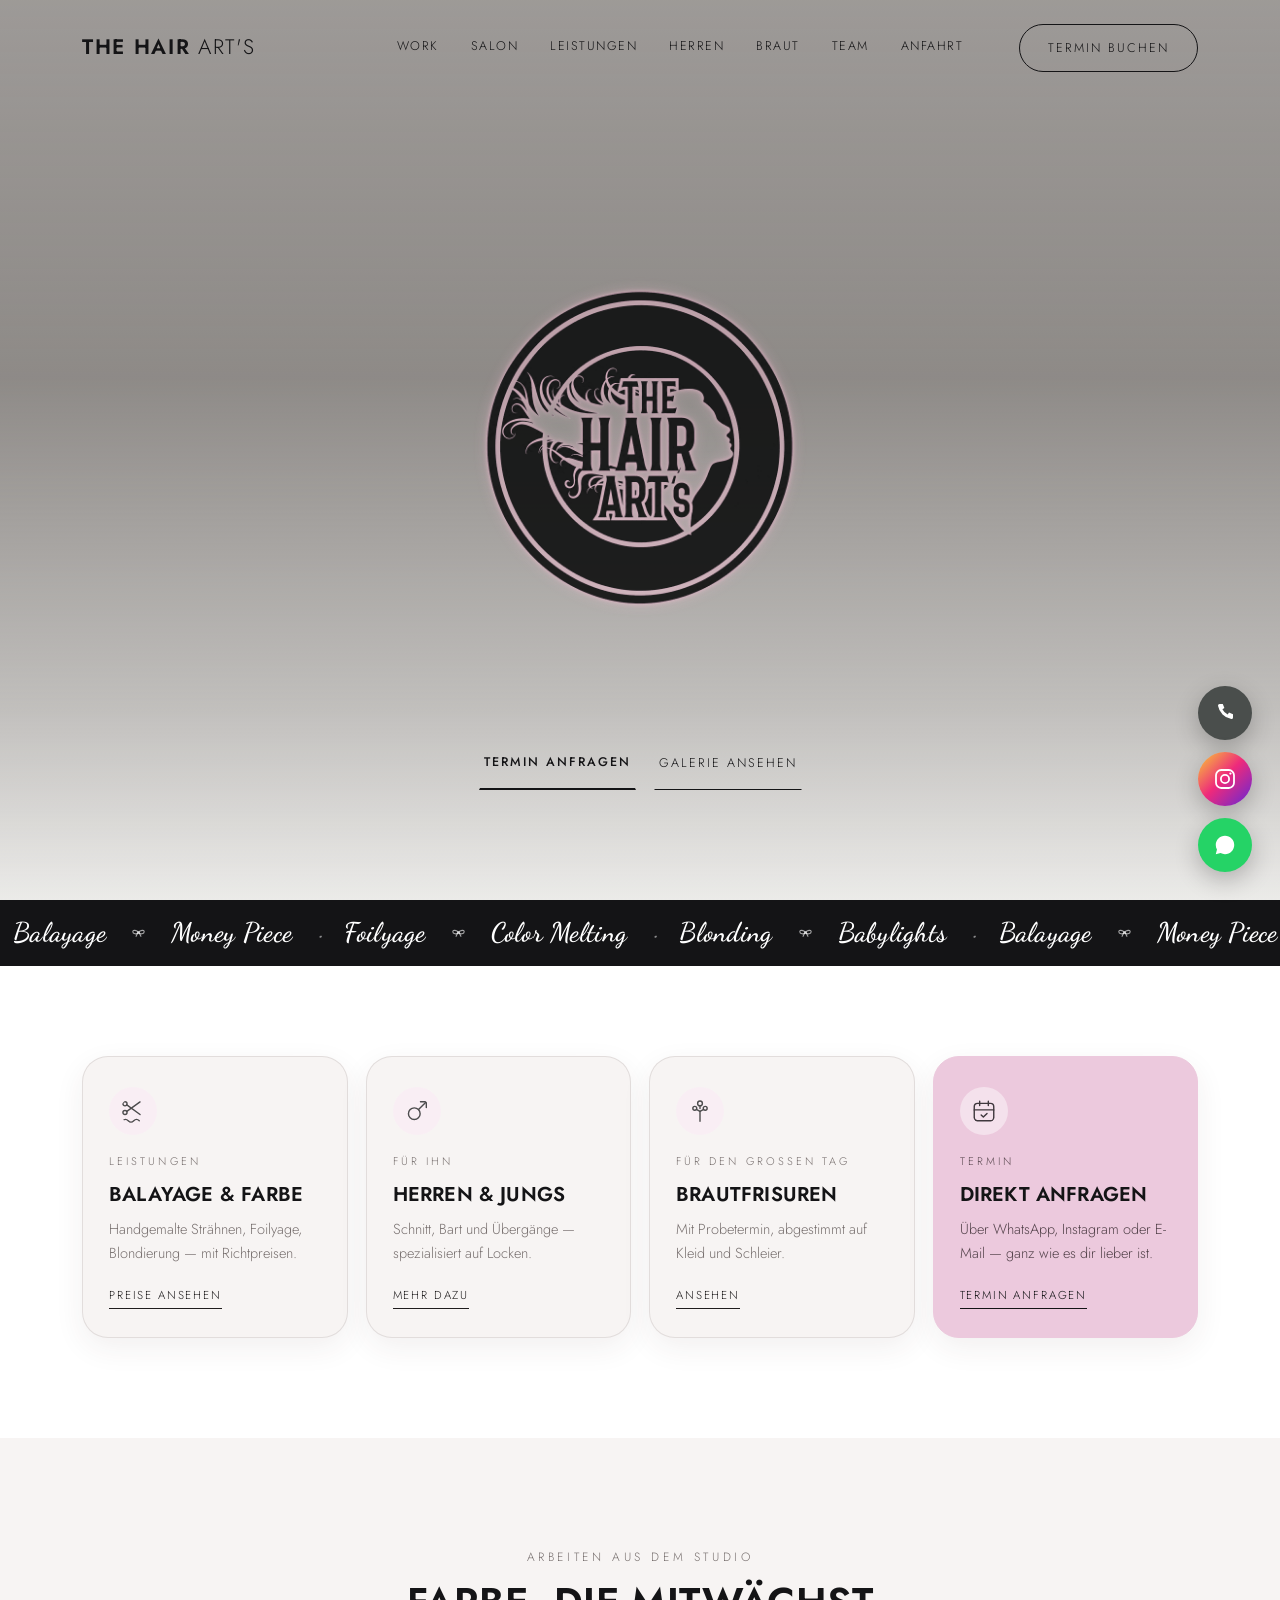
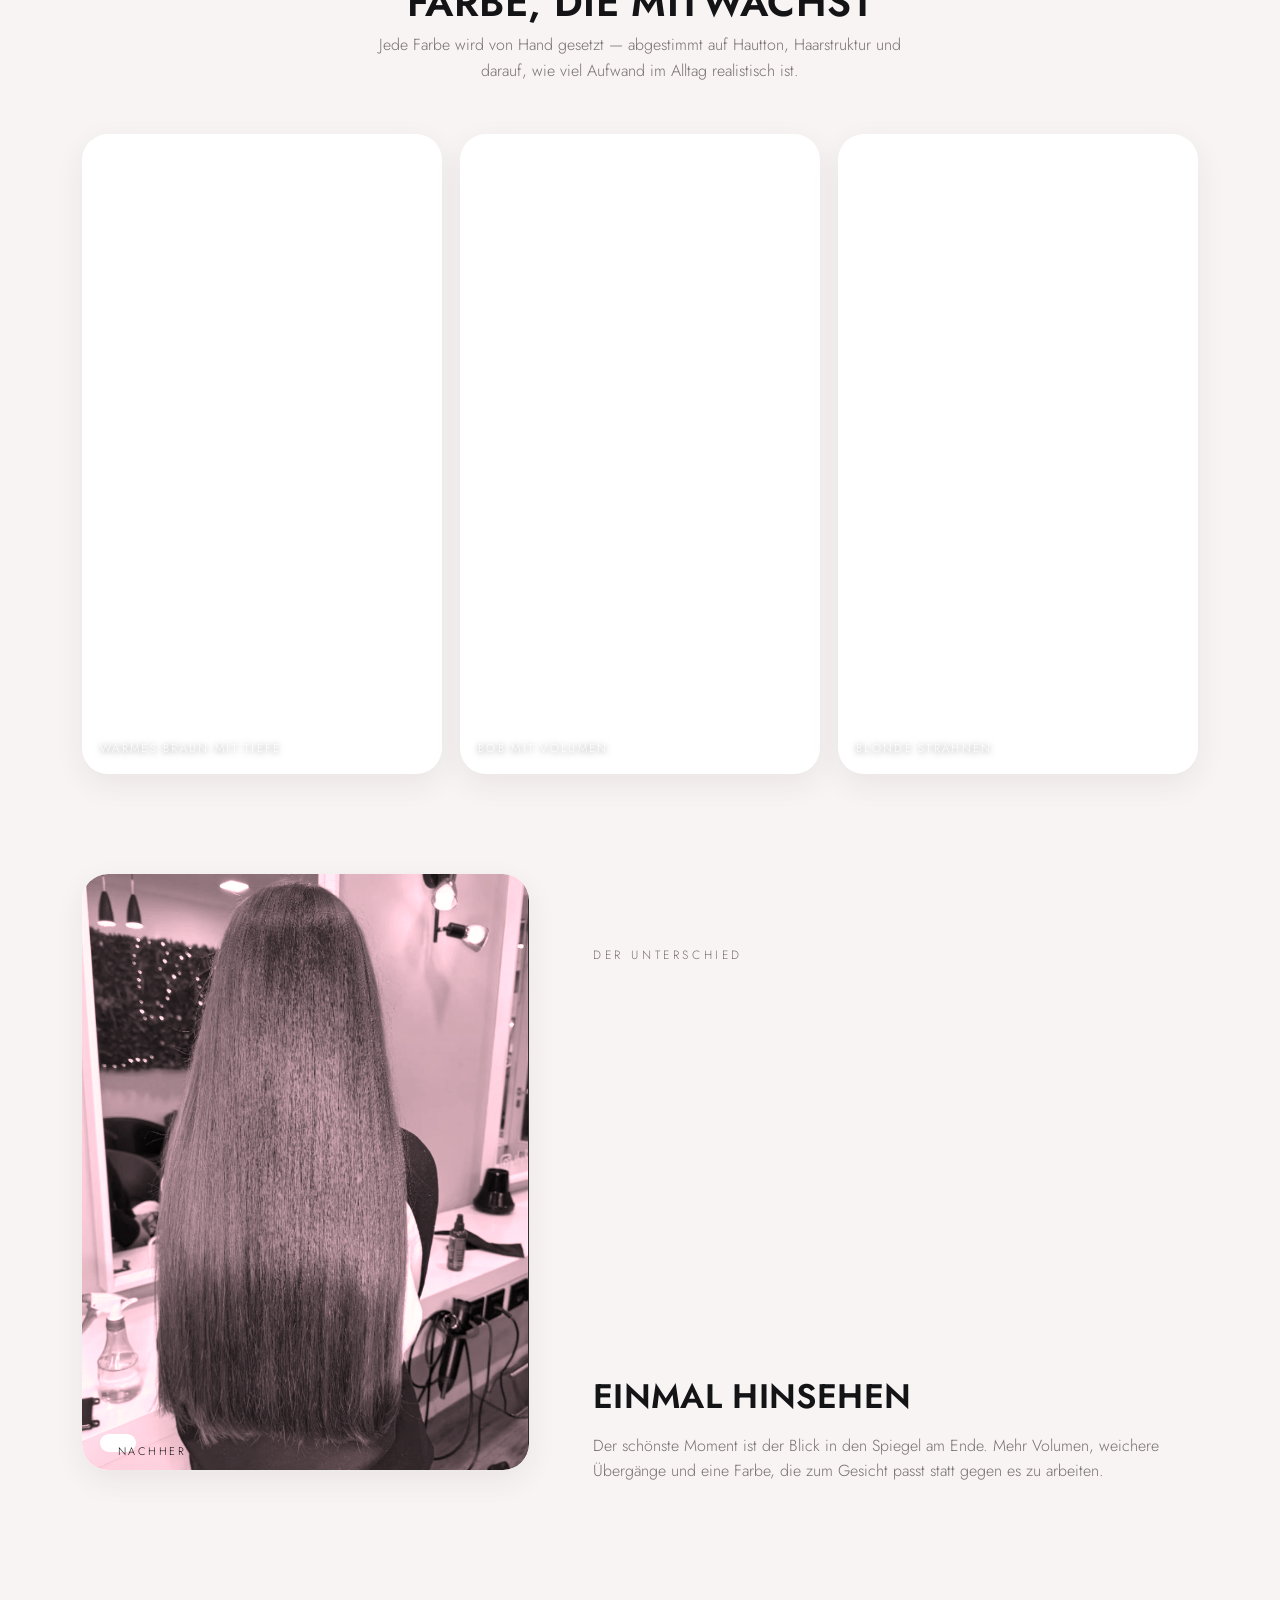
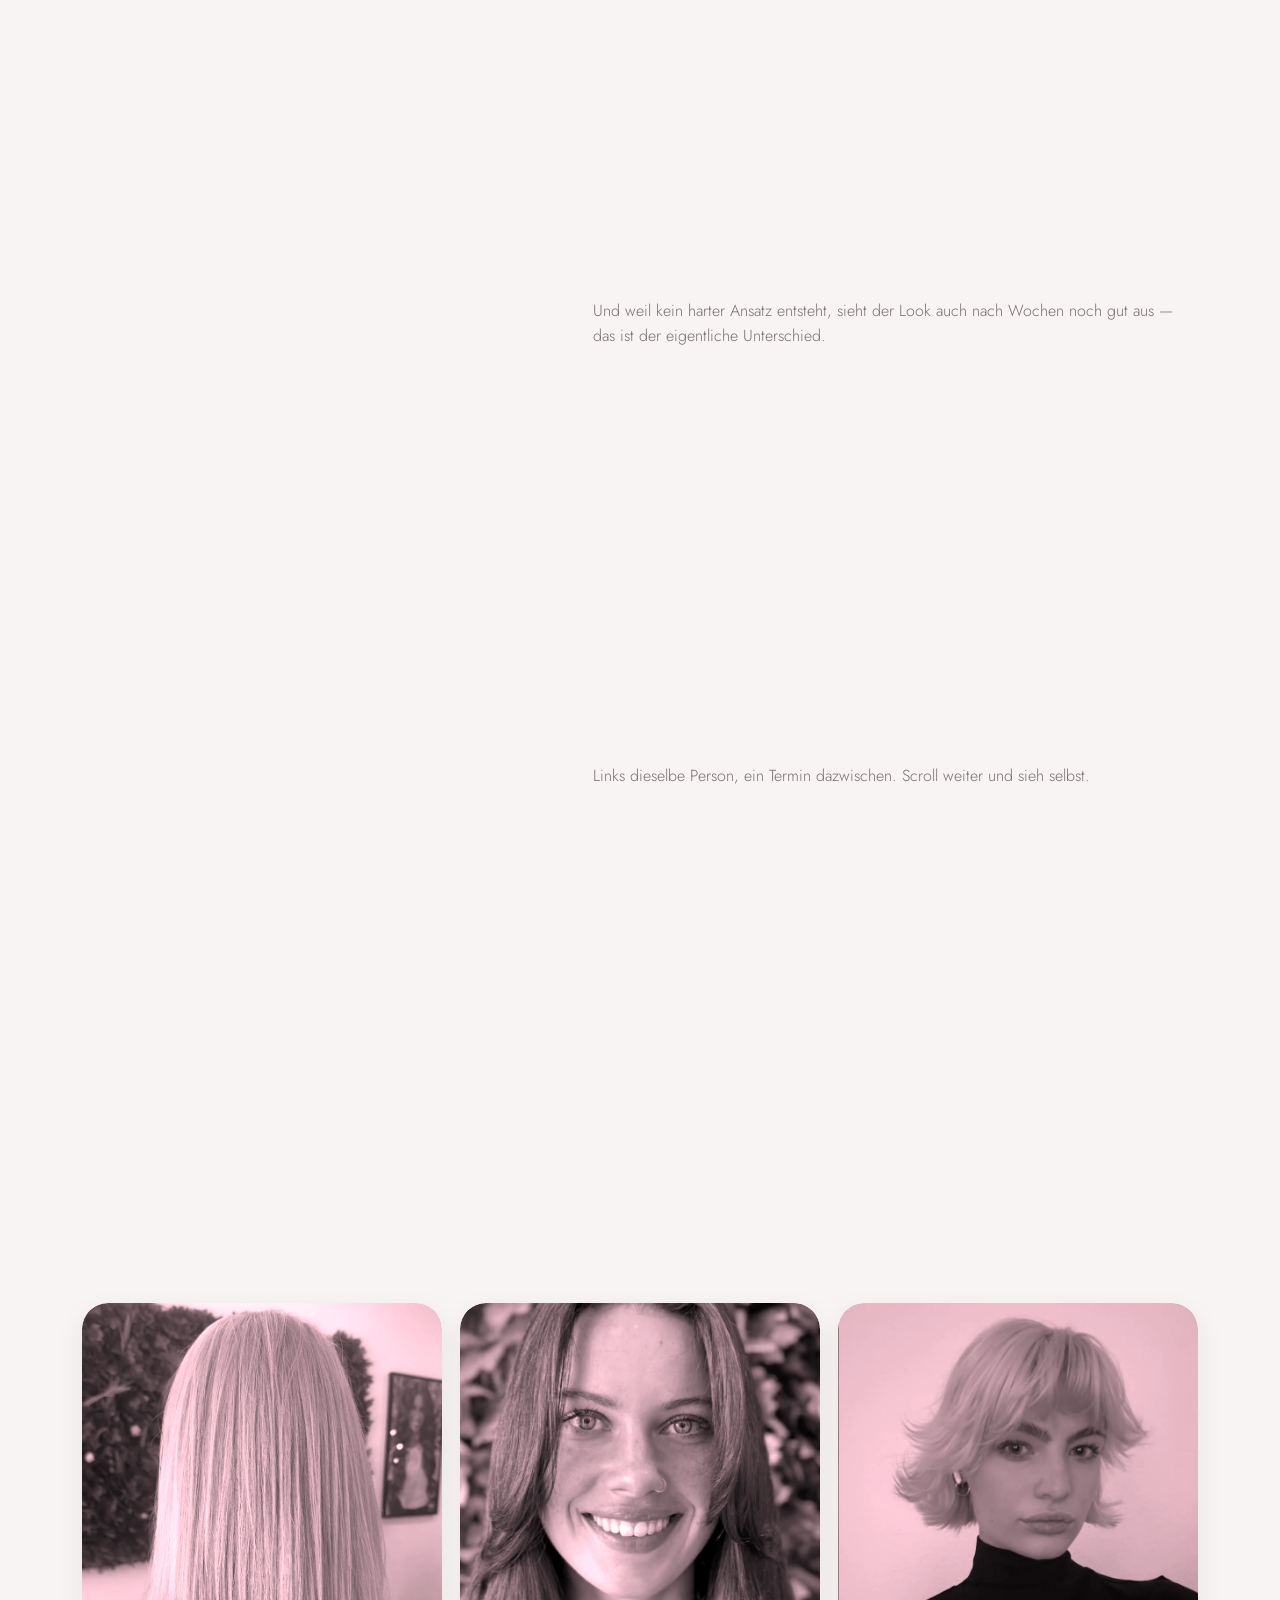
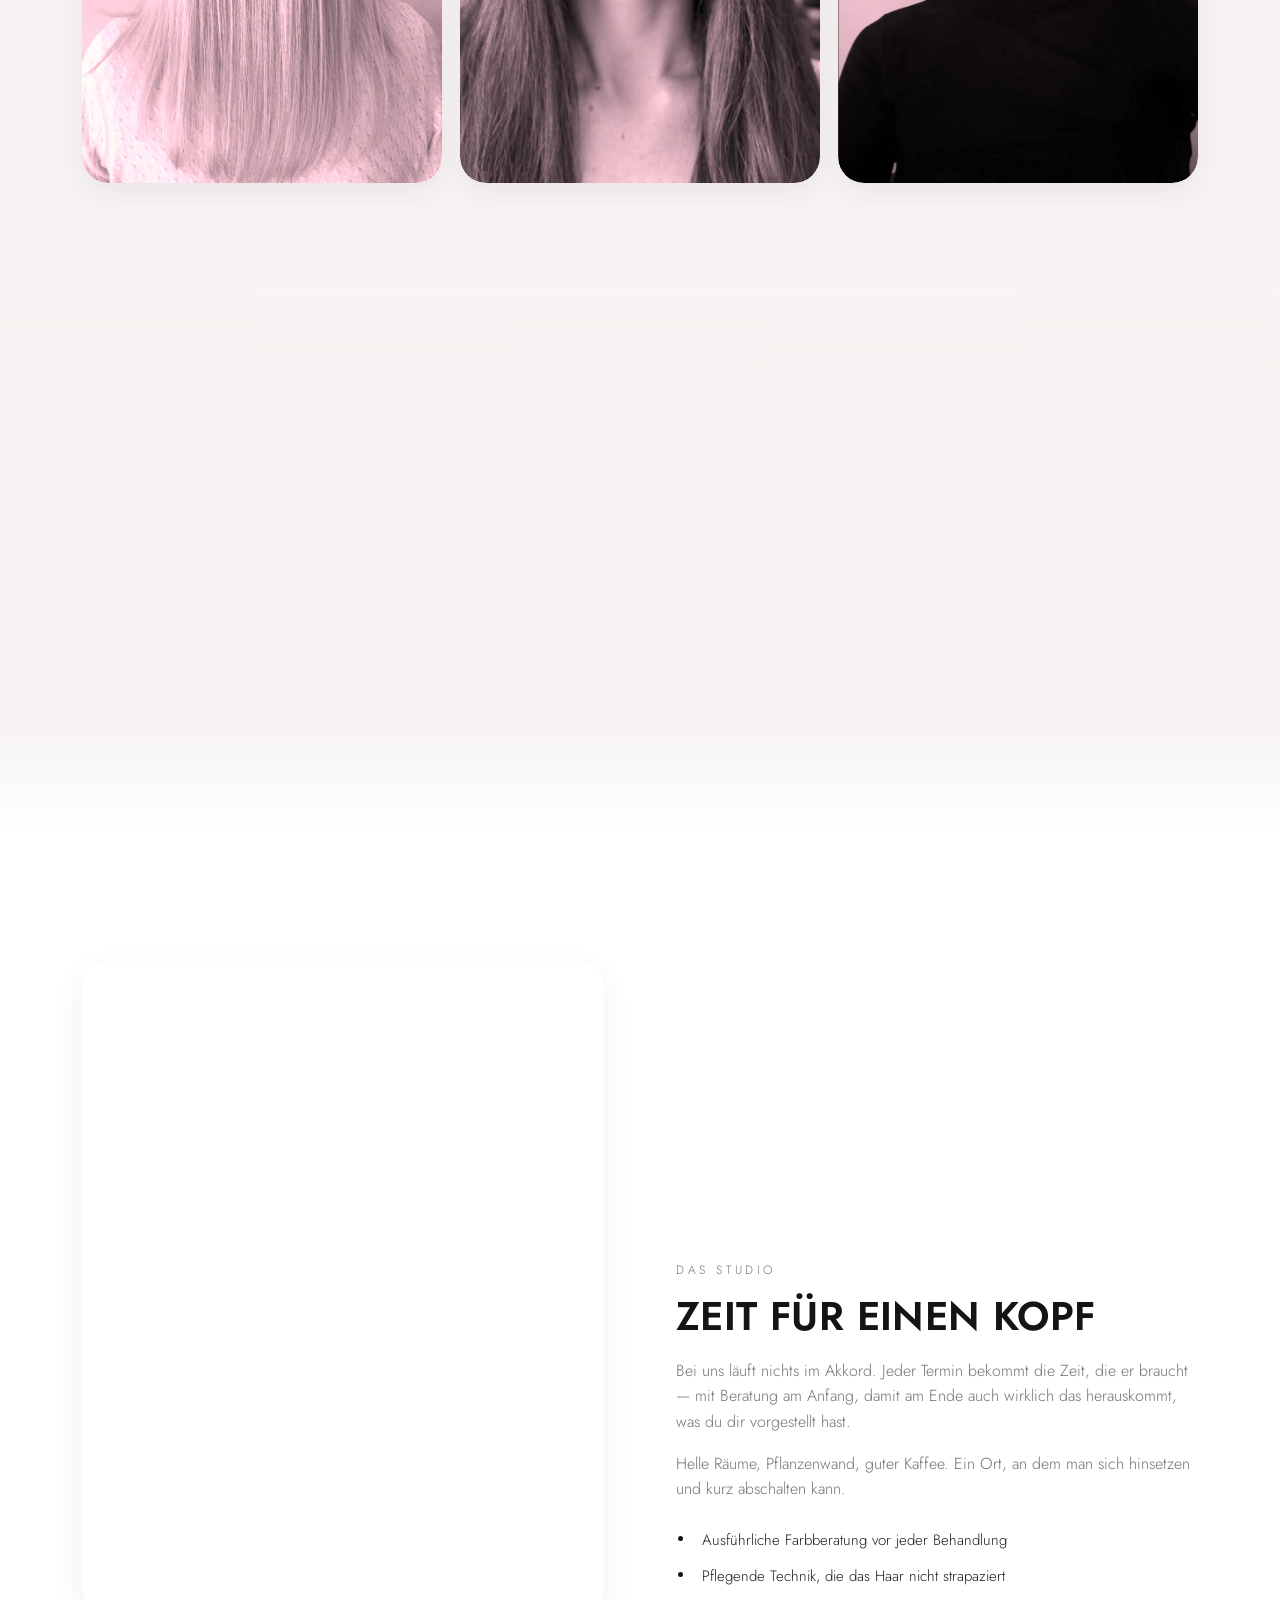
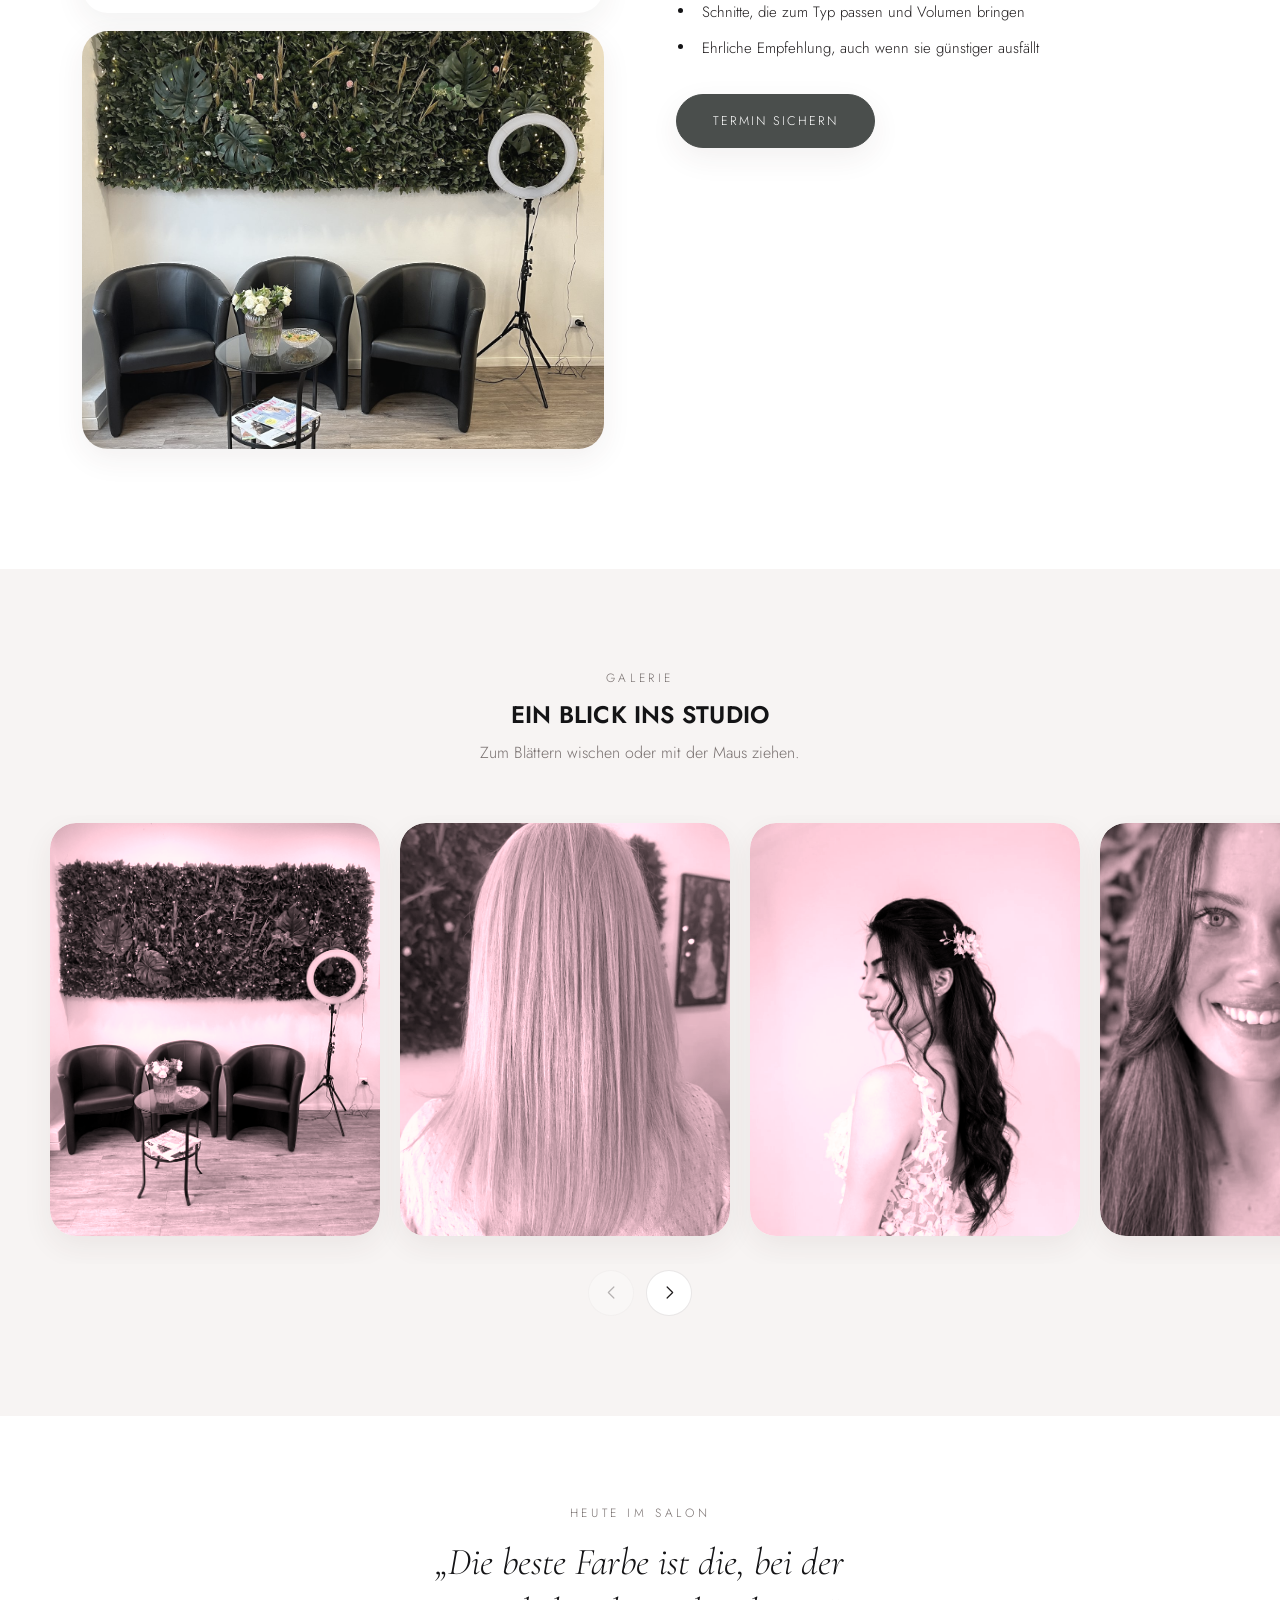
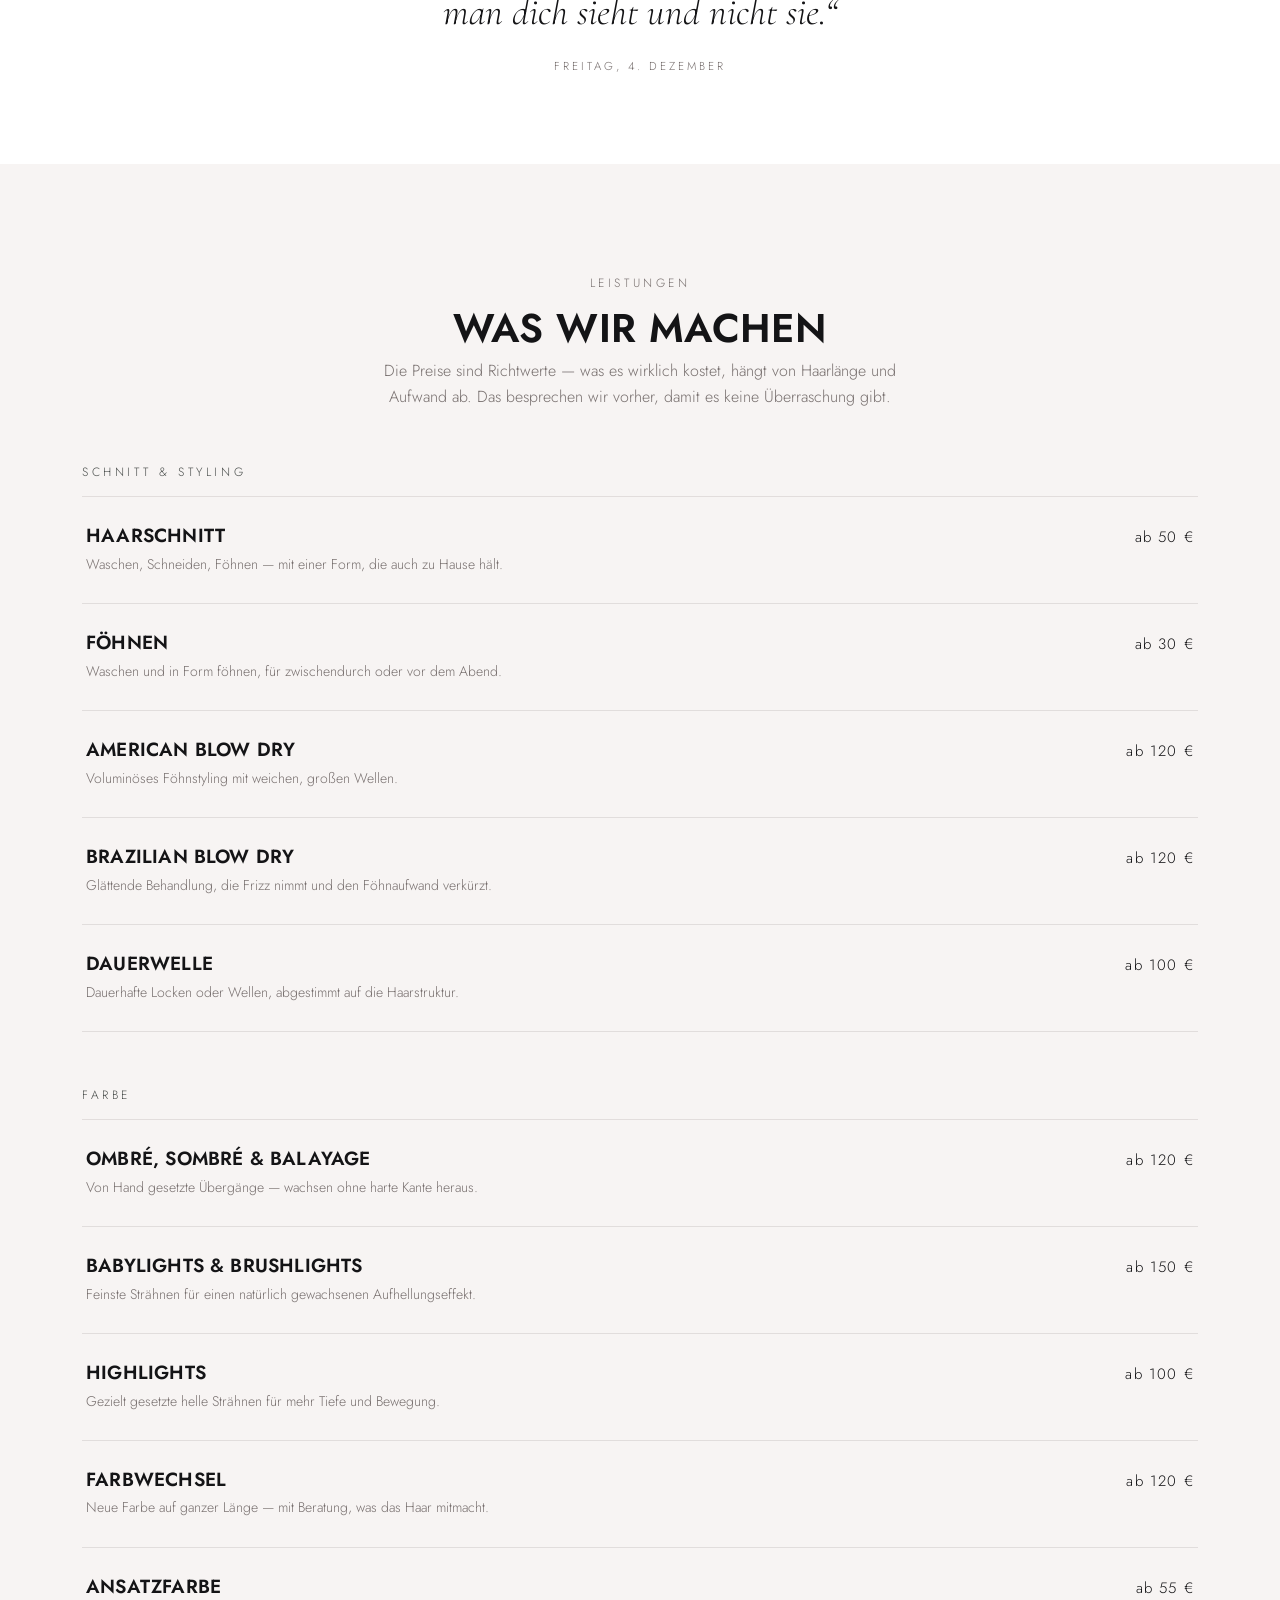
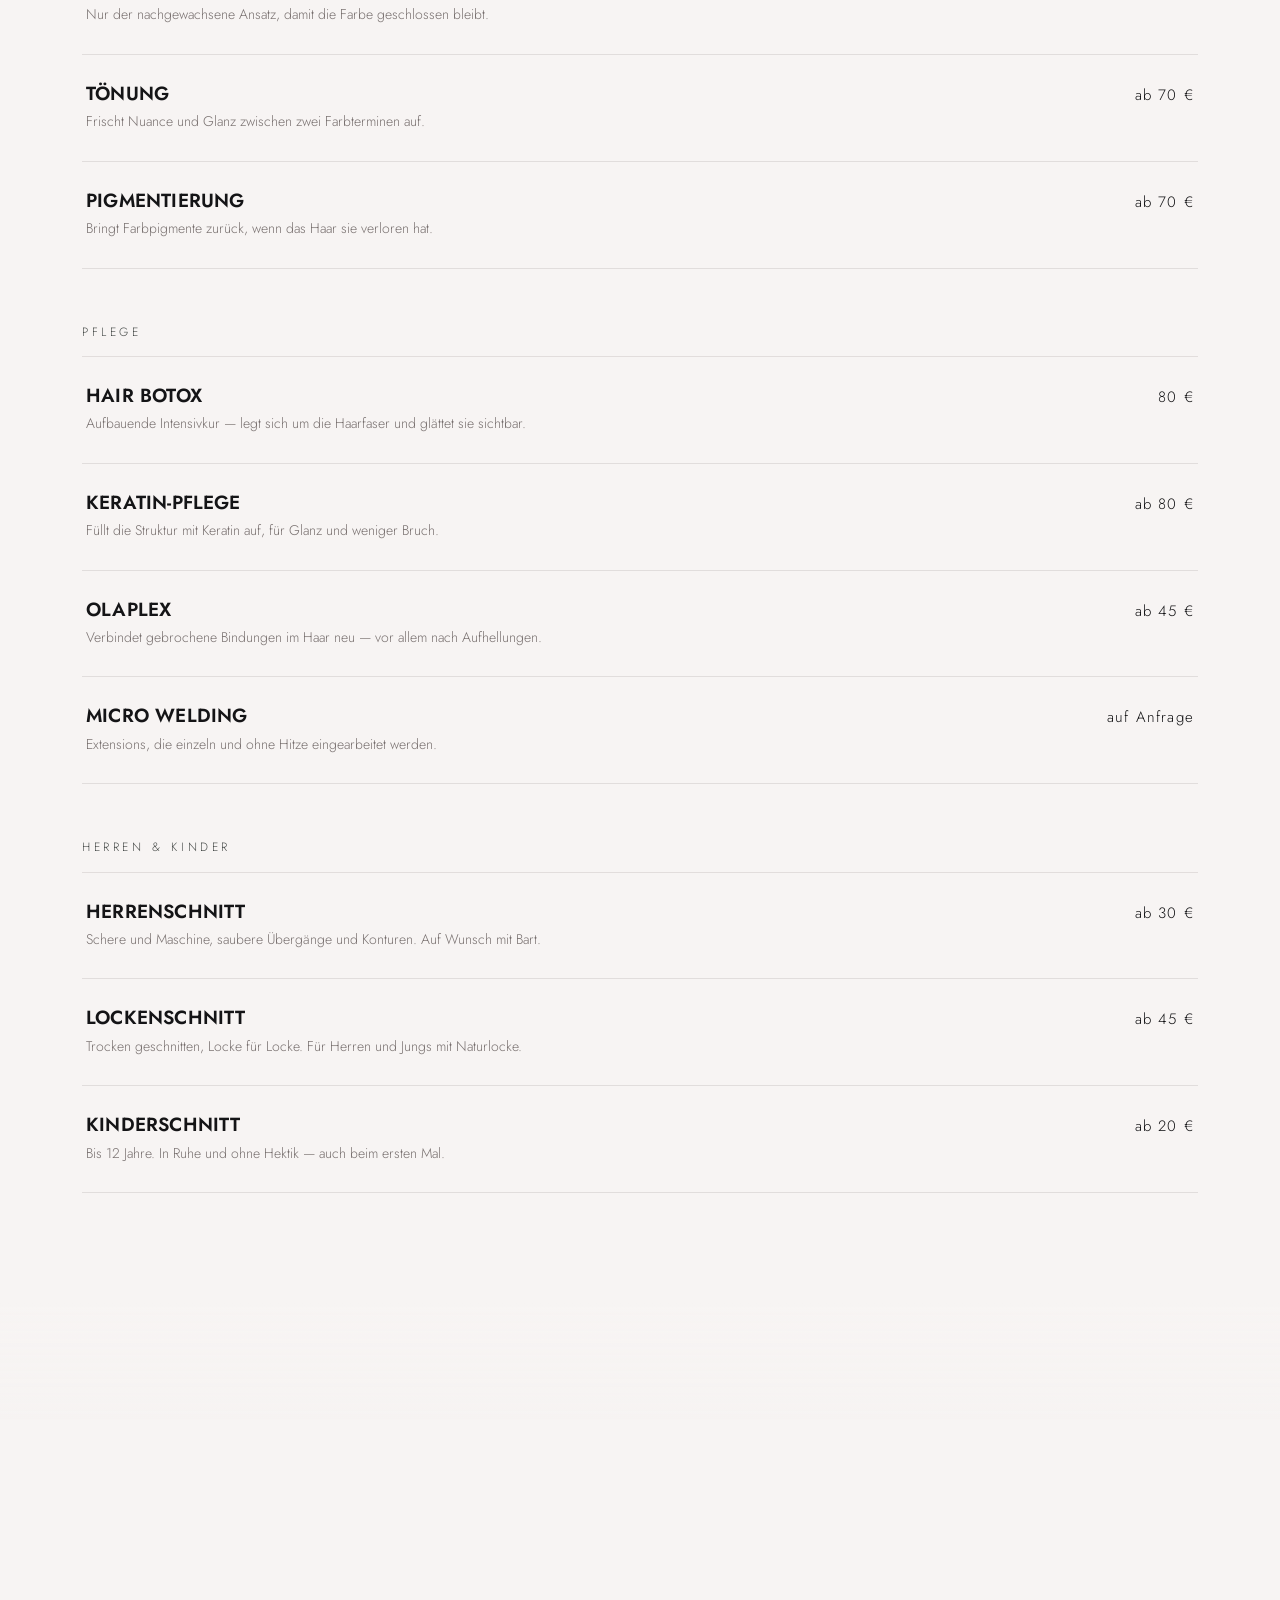
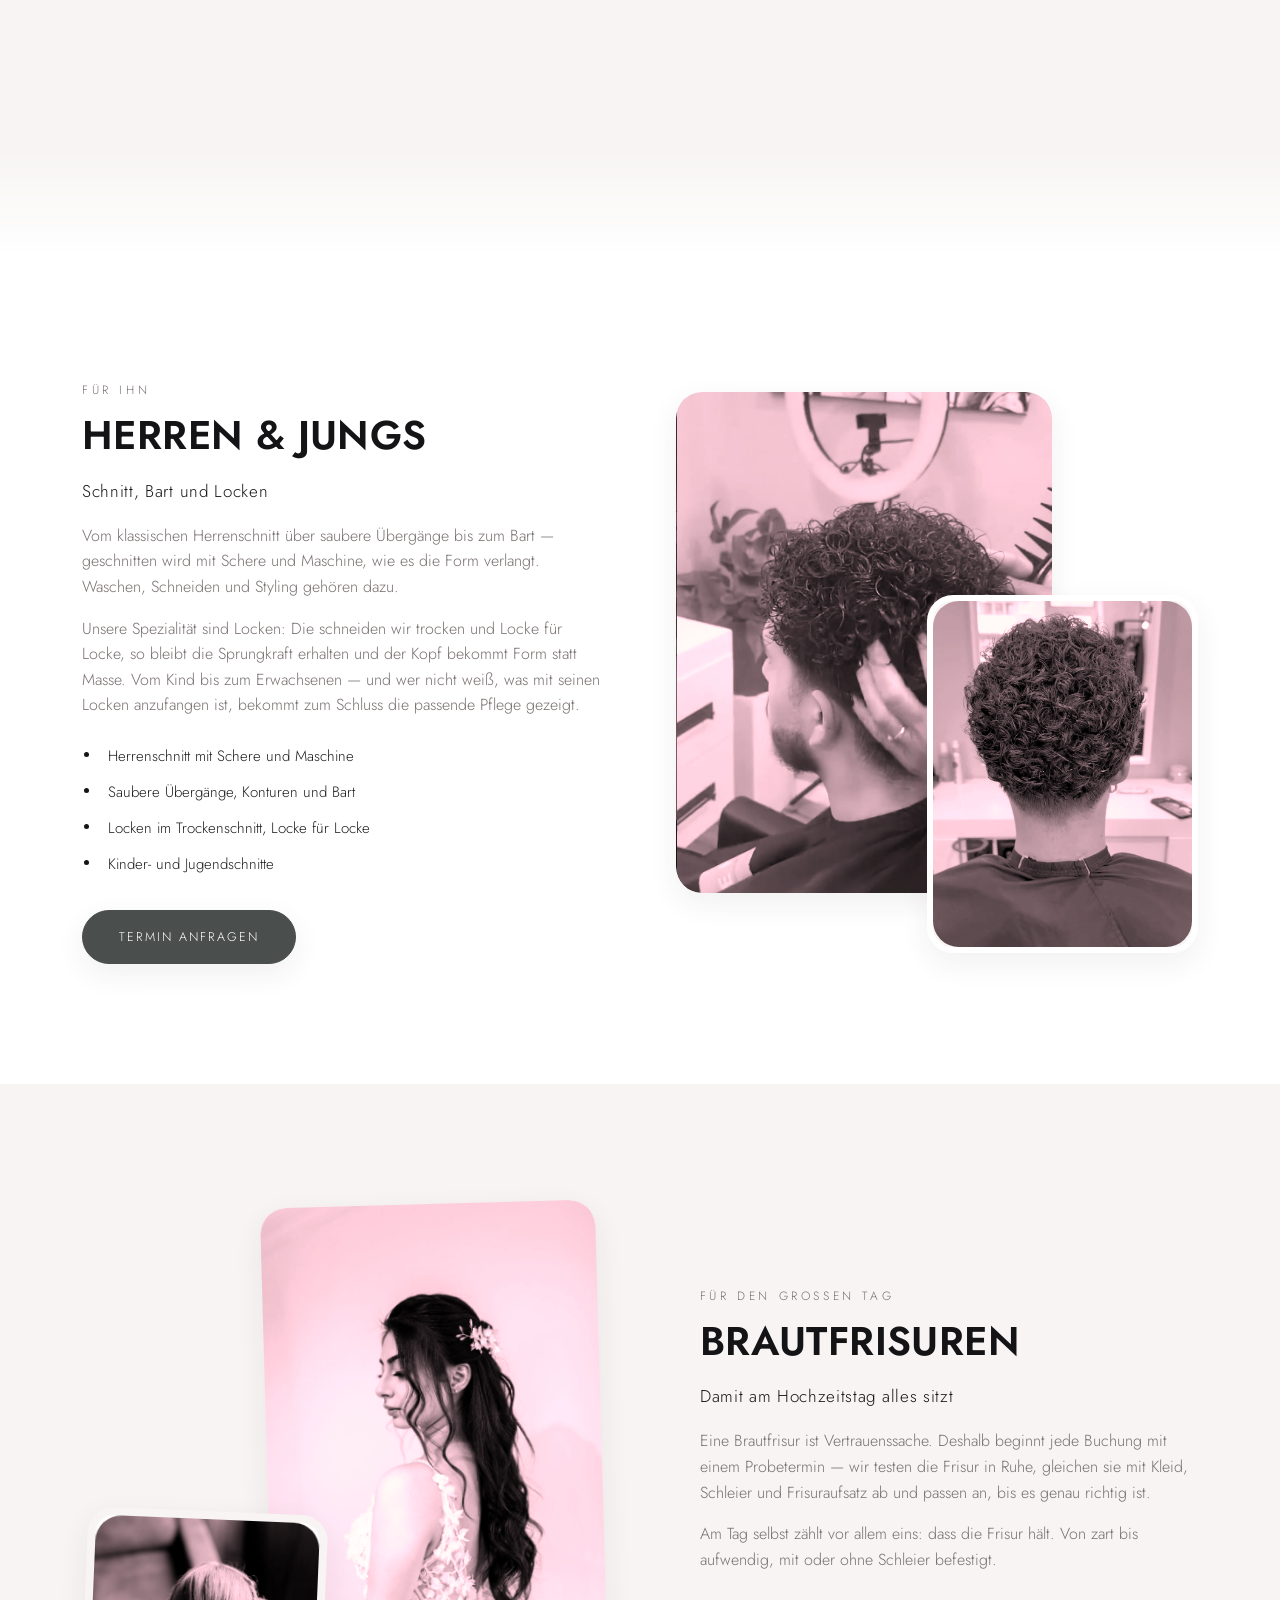
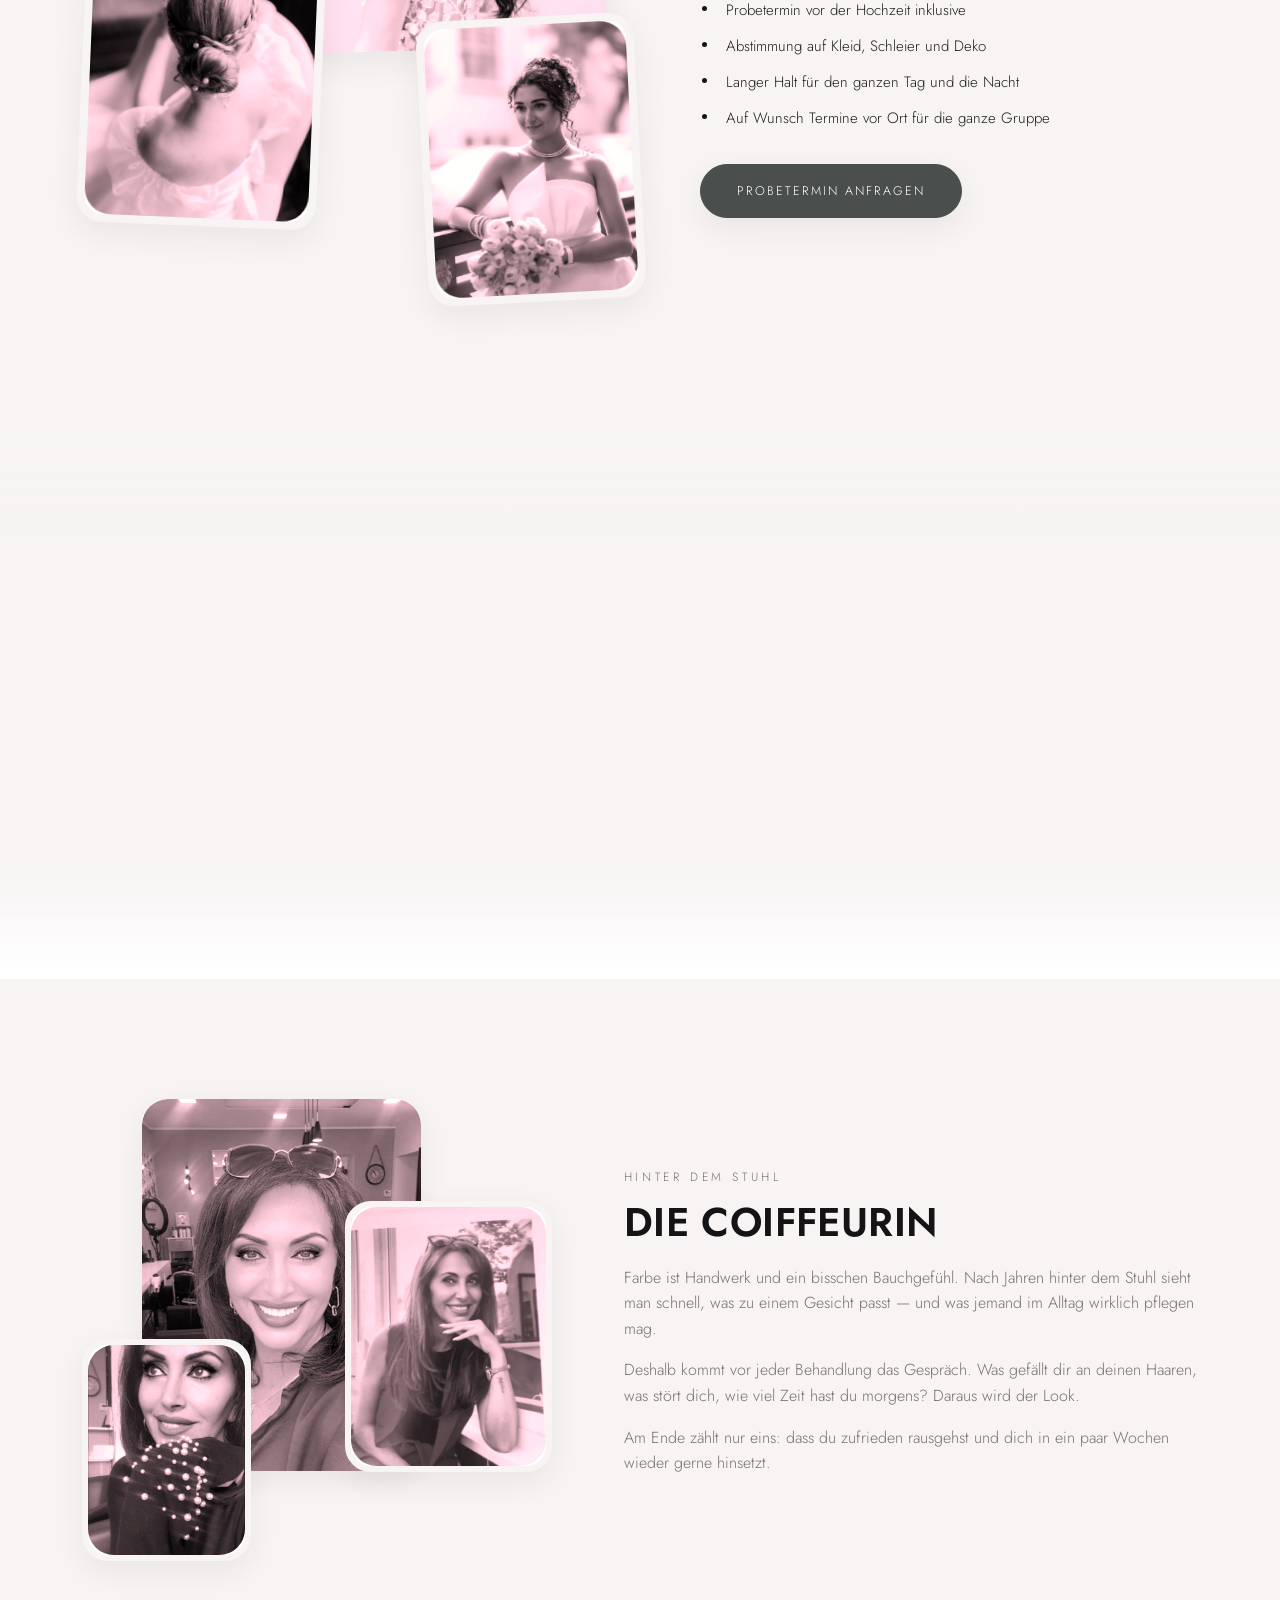
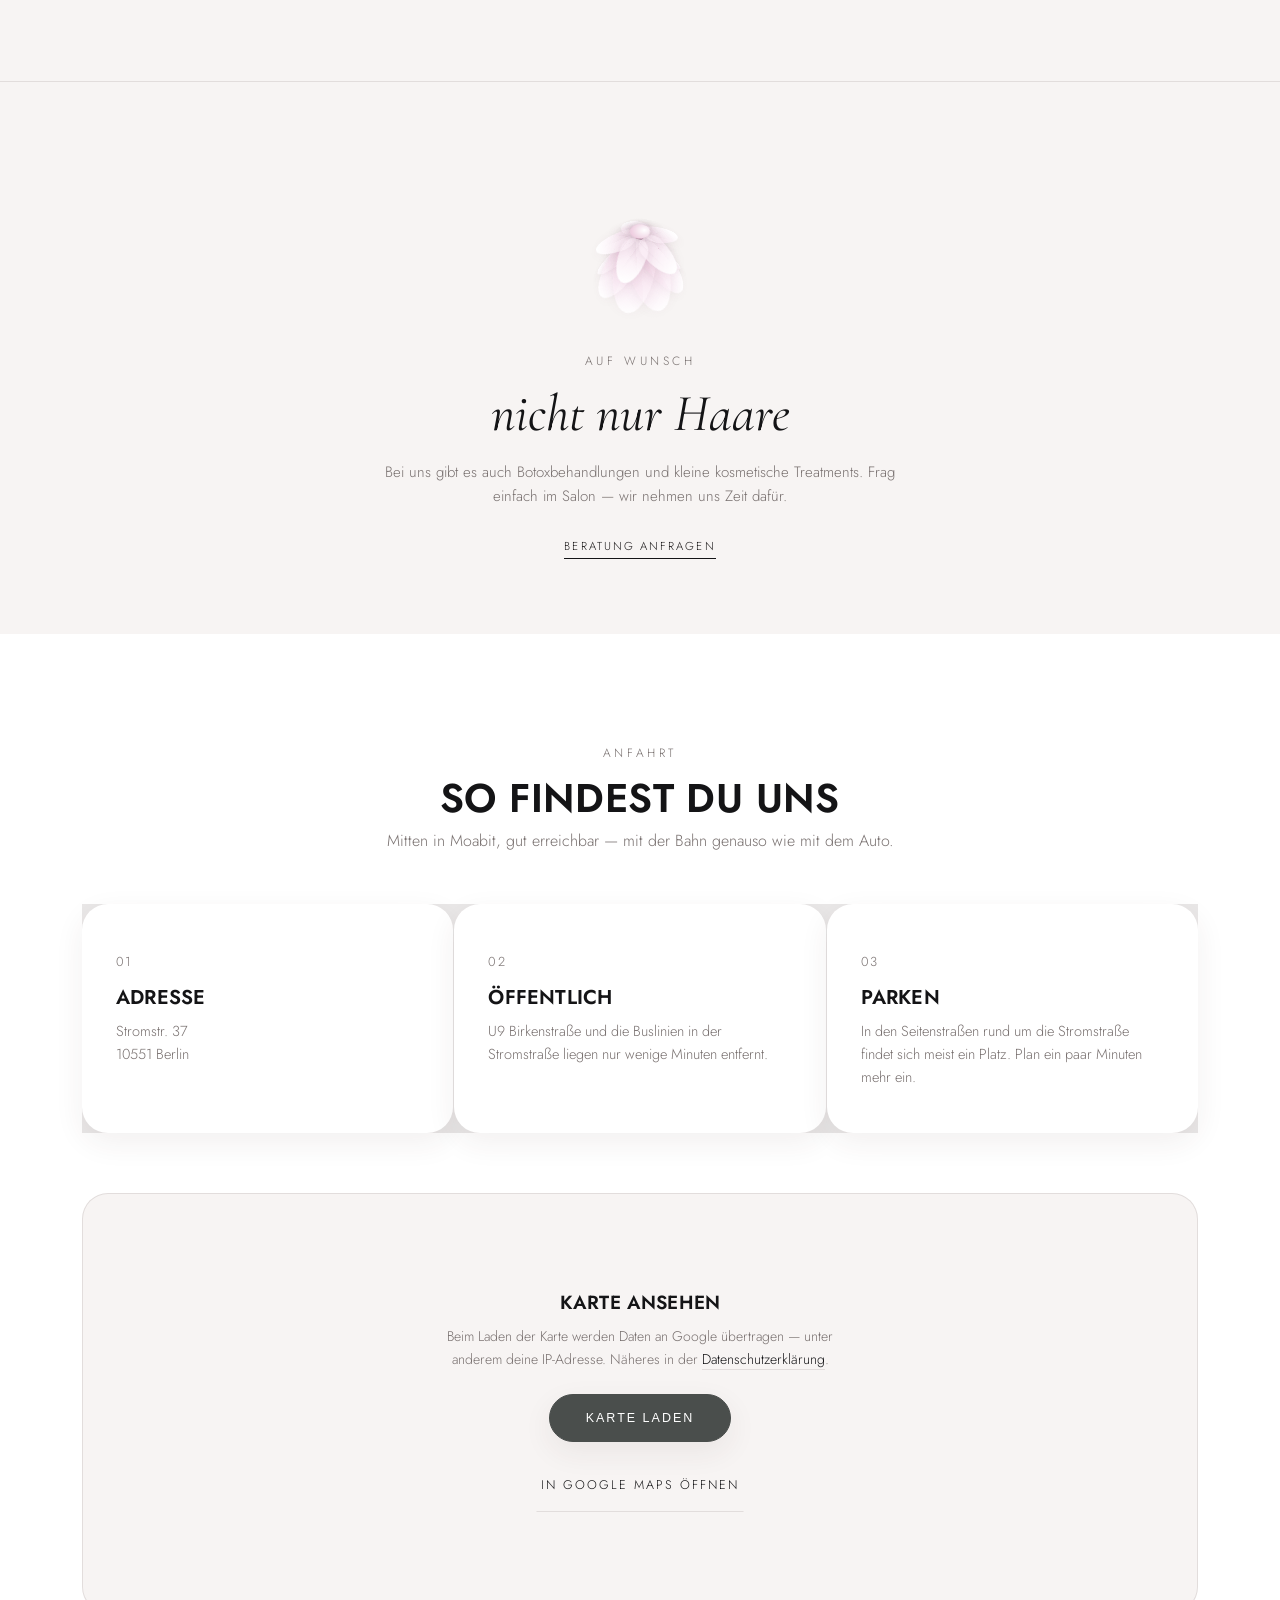
<file: index.html>
<!DOCTYPE html>
<html lang="de">
<head>
<meta charset="UTF-8">
<meta name="viewport" content="width=device-width, initial-scale=1.0">
<title>The Hair Art's — Balayage Studio</title>
<meta name="description" content="The Hair Art's — Balayage Studio in Berlin. Handgemalte Balayage, Foilyage und moderne Colorationen.">
<!-- VOR LIVEGANG ENTFERNEN: verhindert, dass Google die Preview mit Platzhalter-Impressum indexiert -->
<meta name="robots" content="noindex, nofollow">
<link rel="icon" href="assets/icons/favicon.svg" type="image/svg+xml">
<link rel="preconnect" href="https://fonts.googleapis.com">
<link rel="preconnect" href="https://fonts.gstatic.com" crossorigin>
<link href="https://fonts.googleapis.com/css2?family=Bevan&family=Cormorant+Garamond:wght@400;500;600&family=Dancing+Script:wght@500;600;700&family=Jost:wght@300;400;500;600&display=swap" rel="stylesheet">
<link rel="stylesheet" href="assets/css/lenis.css">
<link rel="stylesheet" href="assets/css/style.css?v=37">
</head>
<body>

<!-- Fixierter Bildhintergrund: Marilyn oben rechts, Audrey unten links, Lockenwickler oben links.
     Sections scrollen darüber; transparente Zonen geben je nach Position ein anderes Motiv frei -->
<div class="bg-portrait bg-portrait--tr" aria-hidden="true">
  <img src="assets/images/hero/portrait-marilyn.jpg" alt="">
</div>
<div class="bg-portrait bg-portrait--bl" aria-hidden="true">
  <img src="assets/images/hero/portrait-audrey.jpg" alt="">
</div>
<div class="bg-portrait bg-portrait--tl" aria-hidden="true">
  <img src="assets/images/hero/portrait-rollers.jpg" alt="">
</div>

<!-- Ornamentale Ranke am linken Rand: zeichnet sich beim Runterscrollen Stück für
     Stück selbst. Jeder Pfad hat pathLength="1", die Steuerung läuft über
     stroke-dashoffset in script.js. -->
<div class="ranke" id="ranke" aria-hidden="true">
  <svg viewBox="0 0 220 900" fill="none" stroke="currentColor" stroke-width="1.7"
       stroke-linecap="round" stroke-linejoin="round" preserveAspectRatio="xMidYMax meet">
    <!-- Stängel, von unten nach oben -->
    <path pathLength="1" d="M112 900C70 782 152 704 104 604S44 436 118 338 128 214 110 152"/>
    <!-- Blätter, abwechselnd links und rechts -->
    <path pathLength="1" d="M106 742c-38-6-62-40-50-72 36 4 58 38 50 72Z"/>
    <path pathLength="1" d="M104 604c38-8 60-44 46-76-36 8-54 44-46 76Z"/>
    <path pathLength="1" d="M88 486c-38-4-64-36-54-70 36 2 60 36 54 70Z"/>
    <path pathLength="1" d="M112 372c38-10 58-48 42-78-35 11-51 48-42 78Z"/>
    <!-- Blüte oben: fünf Blütenblätter um eine Mitte -->
    <path pathLength="1" d="M110 152c-13-9-17-27-8-40s27-16 40-7 16 27 7 40-26 16-39 7Z"/>
    <path pathLength="1" d="M110 106c0-17 13-31 30-31s30 14 30 31-13 30-30 30"/>
    <path pathLength="1" d="M110 106c0-17-13-31-30-31s-30 14-30 31 13 30 30 30"/>
    <path pathLength="1" d="M110 106c14-10 33-6 43 8"/>
    <path pathLength="1" d="M110 106c-14-10-33-6-43 8"/>
    <path pathLength="1" d="M96 92a14 14 0 1 0 28 0 14 14 0 1 0-28 0Z"/>
    <!-- Zwei kleine Knospen -->
    <path pathLength="1" d="M118 338c16-6 30 4 32 20-16 6-29-4-32-20Z"/>
    <path pathLength="1" d="M104 604c-16-8-31 0-35 16 16 8 30 0 35-16Z"/>
  </svg>
</div>

<!-- Logo-Badge: fixiertes Standbild im Hero, verblasst beim Runterscrollen -->
<div class="logo-watermark" id="logoWatermark" aria-hidden="true">
  <img src="assets/images/badge/logo-badge.png" alt="">
</div>

<!-- Schnellkontakt unten rechts: Anruf + WhatsApp -->
<div class="quick-contact">
  <a href="tel:+49303962576" class="qc-btn qc-call" aria-label="Salon anrufen">
    <svg viewBox="0 0 24 24" fill="none" xmlns="http://www.w3.org/2000/svg" aria-hidden="true">
      <path d="M6.6 3h3.2l1.6 4-2 1.3a12 12 0 0 0 5.3 5.3l1.3-2 4 1.6v3.2a1.6 1.6 0 0 1-1.7 1.6A16.4 16.4 0 0 1 5 4.7 1.6 1.6 0 0 1 6.6 3Z"
            fill="currentColor"/>
    </svg>
  </a>
  <a href="https://www.instagram.com/coiffeur_elif_/" target="_blank" rel="noopener"
     class="qc-btn qc-ig" aria-label="Instagram von The Hair Art's öffnen">
    <svg viewBox="0 0 24 24" fill="none" stroke="currentColor" stroke-width="1.8"
         stroke-linecap="round" stroke-linejoin="round" aria-hidden="true">
      <rect x="3" y="3" width="18" height="18" rx="5.2"/>
      <circle cx="12" cy="12" r="4.1"/>
      <circle cx="17.4" cy="6.6" r="1.15" fill="currentColor" stroke="none"/>
    </svg>
  </a>
  <a href="https://wa.me/491779718633" target="_blank" rel="noopener" class="qc-btn qc-wa" aria-label="Über WhatsApp schreiben">
    <svg viewBox="0 0 32 32" fill="none" xmlns="http://www.w3.org/2000/svg" aria-hidden="true">
      <path d="M16 3.7C9.2 3.7 3.7 9.2 3.7 16c0 2.2.6 4.3 1.6 6.1L3.7 28.3l6.4-1.6c1.8 1 3.8 1.5 5.9 1.5 6.8 0 12.3-5.5 12.3-12.3S22.8 3.7 16 3.7Z"
            fill="currentColor"/>
      <path d="M22.3 19.4c-.34-.17-2-.99-2.31-1.1-.31-.11-.54-.17-.76.17-.23.34-.88 1.1-1.08 1.33-.2.22-.4.25-.73.08-.34-.17-1.43-.53-2.72-1.68-1.01-.9-1.69-2.01-1.89-2.35-.2-.34-.02-.52.15-.69.15-.15.34-.4.51-.6.17-.2.22-.34.34-.56.11-.23.06-.42-.03-.6-.08-.16-.76-1.84-1.05-2.52-.27-.66-.55-.57-.76-.58h-.65c-.22 0-.59.08-.9.42-.31.34-1.19 1.16-1.19 2.83s1.22 3.29 1.39 3.51c.17.23 2.39 3.65 5.79 5.12.81.35 1.44.56 1.93.71.81.26 1.55.22 2.14.14.65-.1 2-.82 2.29-1.61.28-.79.28-1.47.2-1.61-.09-.14-.31-.23-.65-.4Z"
            fill="#fff"/>
    </svg>
  </a>
</div>

<div class="page-content">

<!-- ===== HEADER ===== -->
<header class="site-header" id="header">
  <div class="container header-inner">
    <a href="#home" class="logo">The Hair<span> Art's</span></a>

    <nav class="nav-desktop">
      <a href="#work">Work</a>
      <a href="#salon">Salon</a>
      <a href="#leistungen">Leistungen</a>
      <a href="#herren">Herren</a>
      <a href="#braut">Braut</a>
      <a href="#coiffeurin">Team</a>
      <a href="#anfahrt">Anfahrt</a>
    </nav>

    <a href="#termin" class="btn btn-outline nav-cta">Termin buchen</a>

    <button class="burger" id="burger" aria-label="Menü öffnen">
      <span></span><span></span><span></span>
    </button>
  </div>

  <div class="nav-mobile" id="navMobile">
    <a href="#work">Work</a>
    <a href="#salon">Salon</a>
    <a href="#leistungen">Leistungen</a>
    <a href="#herren">Herren</a>
    <a href="#braut">Braut</a>
    <a href="#coiffeurin">Team</a>
    <a href="#anfahrt">Anfahrt</a>
    <a href="#termin">Termin buchen</a>
  </div>
</header>

<!-- ===== 1 · HERO ===== -->
<section class="hero" id="home" data-focus="both" data-logo="da">
  <div class="hero-media" aria-hidden="true">
    <!-- Kein poster: das alte Standbild zeigte einen fremden Salon und blitzte
         vor dem Video auf. Stattdessen liegt der Durchschnittston des Videos
         als Fläche darunter, und das Video blendet sich ein, sobald es läuft. -->
    <video id="heroVideo" src="assets/videos/interior.mp4" autoplay muted loop playsinline preload="auto"></video>
  </div>
  <div class="hero-overlay"></div>
  <div class="container hero-content">
    <!-- Beide Links in derselben Form: nur Text mit Unterstrich, kein Mischmasch -->
    <div class="hero-actions reveal">
      <a href="#termin" class="btn btn-ghost btn-ghost--stark">Termin anfragen</a>
      <a href="#work" class="btn btn-ghost">Galerie ansehen</a>    </div>
  </div>
</section>

<!-- ===== MARQUEE ===== -->
<section class="marquee">
  <!-- Zwei zeichengleiche Hälften: die Animation springt um -50%.
       Für eine Aktion einfach die Wörter hier austauschen — in BEIDEN Hälften. -->
  <div class="marquee-track">
      <span>Balayage</span>
      <span class="mq-schleife"><svg viewBox="0 0 24 24" fill="none" stroke="currentColor" stroke-width="1.6" stroke-linecap="round" stroke-linejoin="round" aria-hidden="true"><path d="M12 12C9.4 8.6 4 8 4 10.8S9.4 15.4 12 12Z"/><path d="M12 12c2.6-3.4 8-4 8-1.2S14.6 15.4 12 12Z"/><circle cx="12" cy="12" r="1.4"/><path d="M10.7 13.2 8.6 17.4M13.3 13.2l2.1 4.2"/></svg></span>
      <span>Money Piece</span>
      <span class="mq-punkt">·</span>
      <span>Foilyage</span>
      <span class="mq-schleife"><svg viewBox="0 0 24 24" fill="none" stroke="currentColor" stroke-width="1.6" stroke-linecap="round" stroke-linejoin="round" aria-hidden="true"><path d="M12 12C9.4 8.6 4 8 4 10.8S9.4 15.4 12 12Z"/><path d="M12 12c2.6-3.4 8-4 8-1.2S14.6 15.4 12 12Z"/><circle cx="12" cy="12" r="1.4"/><path d="M10.7 13.2 8.6 17.4M13.3 13.2l2.1 4.2"/></svg></span>
      <span>Color Melting</span>
      <span class="mq-punkt">·</span>
      <span>Blonding</span>
      <span class="mq-schleife"><svg viewBox="0 0 24 24" fill="none" stroke="currentColor" stroke-width="1.6" stroke-linecap="round" stroke-linejoin="round" aria-hidden="true"><path d="M12 12C9.4 8.6 4 8 4 10.8S9.4 15.4 12 12Z"/><path d="M12 12c2.6-3.4 8-4 8-1.2S14.6 15.4 12 12Z"/><circle cx="12" cy="12" r="1.4"/><path d="M10.7 13.2 8.6 17.4M13.3 13.2l2.1 4.2"/></svg></span>
      <span>Babylights</span>
      <span class="mq-punkt">·</span>
      <span>Balayage</span>
      <span class="mq-schleife"><svg viewBox="0 0 24 24" fill="none" stroke="currentColor" stroke-width="1.6" stroke-linecap="round" stroke-linejoin="round" aria-hidden="true"><path d="M12 12C9.4 8.6 4 8 4 10.8S9.4 15.4 12 12Z"/><path d="M12 12c2.6-3.4 8-4 8-1.2S14.6 15.4 12 12Z"/><circle cx="12" cy="12" r="1.4"/><path d="M10.7 13.2 8.6 17.4M13.3 13.2l2.1 4.2"/></svg></span>
      <span>Money Piece</span>
      <span class="mq-punkt">·</span>
      <span>Foilyage</span>
      <span class="mq-schleife"><svg viewBox="0 0 24 24" fill="none" stroke="currentColor" stroke-width="1.6" stroke-linecap="round" stroke-linejoin="round" aria-hidden="true"><path d="M12 12C9.4 8.6 4 8 4 10.8S9.4 15.4 12 12Z"/><path d="M12 12c2.6-3.4 8-4 8-1.2S14.6 15.4 12 12Z"/><circle cx="12" cy="12" r="1.4"/><path d="M10.7 13.2 8.6 17.4M13.3 13.2l2.1 4.2"/></svg></span>
      <span>Color Melting</span>
      <span class="mq-punkt">·</span>
      <span>Blonding</span>
      <span class="mq-schleife"><svg viewBox="0 0 24 24" fill="none" stroke="currentColor" stroke-width="1.6" stroke-linecap="round" stroke-linejoin="round" aria-hidden="true"><path d="M12 12C9.4 8.6 4 8 4 10.8S9.4 15.4 12 12Z"/><path d="M12 12c2.6-3.4 8-4 8-1.2S14.6 15.4 12 12Z"/><circle cx="12" cy="12" r="1.4"/><path d="M10.7 13.2 8.6 17.4M13.3 13.2l2.1 4.2"/></svg></span>
      <span>Babylights</span>
      <span class="mq-punkt">·</span>
      <span>Balayage</span>
      <span class="mq-schleife"><svg viewBox="0 0 24 24" fill="none" stroke="currentColor" stroke-width="1.6" stroke-linecap="round" stroke-linejoin="round" aria-hidden="true"><path d="M12 12C9.4 8.6 4 8 4 10.8S9.4 15.4 12 12Z"/><path d="M12 12c2.6-3.4 8-4 8-1.2S14.6 15.4 12 12Z"/><circle cx="12" cy="12" r="1.4"/><path d="M10.7 13.2 8.6 17.4M13.3 13.2l2.1 4.2"/></svg></span>
      <span>Money Piece</span>
      <span class="mq-punkt">·</span>
      <span>Foilyage</span>
      <span class="mq-schleife"><svg viewBox="0 0 24 24" fill="none" stroke="currentColor" stroke-width="1.6" stroke-linecap="round" stroke-linejoin="round" aria-hidden="true"><path d="M12 12C9.4 8.6 4 8 4 10.8S9.4 15.4 12 12Z"/><path d="M12 12c2.6-3.4 8-4 8-1.2S14.6 15.4 12 12Z"/><circle cx="12" cy="12" r="1.4"/><path d="M10.7 13.2 8.6 17.4M13.3 13.2l2.1 4.2"/></svg></span>
      <span>Color Melting</span>
      <span class="mq-punkt">·</span>
      <span>Blonding</span>
      <span class="mq-schleife"><svg viewBox="0 0 24 24" fill="none" stroke="currentColor" stroke-width="1.6" stroke-linecap="round" stroke-linejoin="round" aria-hidden="true"><path d="M12 12C9.4 8.6 4 8 4 10.8S9.4 15.4 12 12Z"/><path d="M12 12c2.6-3.4 8-4 8-1.2S14.6 15.4 12 12Z"/><circle cx="12" cy="12" r="1.4"/><path d="M10.7 13.2 8.6 17.4M13.3 13.2l2.1 4.2"/></svg></span>
      <span>Babylights</span>
      <span class="mq-punkt">·</span>
      <!-- Hälfte 2 -->
      <span>Balayage</span>
      <span class="mq-schleife"><svg viewBox="0 0 24 24" fill="none" stroke="currentColor" stroke-width="1.6" stroke-linecap="round" stroke-linejoin="round" aria-hidden="true"><path d="M12 12C9.4 8.6 4 8 4 10.8S9.4 15.4 12 12Z"/><path d="M12 12c2.6-3.4 8-4 8-1.2S14.6 15.4 12 12Z"/><circle cx="12" cy="12" r="1.4"/><path d="M10.7 13.2 8.6 17.4M13.3 13.2l2.1 4.2"/></svg></span>
      <span>Money Piece</span>
      <span class="mq-punkt">·</span>
      <span>Foilyage</span>
      <span class="mq-schleife"><svg viewBox="0 0 24 24" fill="none" stroke="currentColor" stroke-width="1.6" stroke-linecap="round" stroke-linejoin="round" aria-hidden="true"><path d="M12 12C9.4 8.6 4 8 4 10.8S9.4 15.4 12 12Z"/><path d="M12 12c2.6-3.4 8-4 8-1.2S14.6 15.4 12 12Z"/><circle cx="12" cy="12" r="1.4"/><path d="M10.7 13.2 8.6 17.4M13.3 13.2l2.1 4.2"/></svg></span>
      <span>Color Melting</span>
      <span class="mq-punkt">·</span>
      <span>Blonding</span>
      <span class="mq-schleife"><svg viewBox="0 0 24 24" fill="none" stroke="currentColor" stroke-width="1.6" stroke-linecap="round" stroke-linejoin="round" aria-hidden="true"><path d="M12 12C9.4 8.6 4 8 4 10.8S9.4 15.4 12 12Z"/><path d="M12 12c2.6-3.4 8-4 8-1.2S14.6 15.4 12 12Z"/><circle cx="12" cy="12" r="1.4"/><path d="M10.7 13.2 8.6 17.4M13.3 13.2l2.1 4.2"/></svg></span>
      <span>Babylights</span>
      <span class="mq-punkt">·</span>
      <span>Balayage</span>
      <span class="mq-schleife"><svg viewBox="0 0 24 24" fill="none" stroke="currentColor" stroke-width="1.6" stroke-linecap="round" stroke-linejoin="round" aria-hidden="true"><path d="M12 12C9.4 8.6 4 8 4 10.8S9.4 15.4 12 12Z"/><path d="M12 12c2.6-3.4 8-4 8-1.2S14.6 15.4 12 12Z"/><circle cx="12" cy="12" r="1.4"/><path d="M10.7 13.2 8.6 17.4M13.3 13.2l2.1 4.2"/></svg></span>
      <span>Money Piece</span>
      <span class="mq-punkt">·</span>
      <span>Foilyage</span>
      <span class="mq-schleife"><svg viewBox="0 0 24 24" fill="none" stroke="currentColor" stroke-width="1.6" stroke-linecap="round" stroke-linejoin="round" aria-hidden="true"><path d="M12 12C9.4 8.6 4 8 4 10.8S9.4 15.4 12 12Z"/><path d="M12 12c2.6-3.4 8-4 8-1.2S14.6 15.4 12 12Z"/><circle cx="12" cy="12" r="1.4"/><path d="M10.7 13.2 8.6 17.4M13.3 13.2l2.1 4.2"/></svg></span>
      <span>Color Melting</span>
      <span class="mq-punkt">·</span>
      <span>Blonding</span>
      <span class="mq-schleife"><svg viewBox="0 0 24 24" fill="none" stroke="currentColor" stroke-width="1.6" stroke-linecap="round" stroke-linejoin="round" aria-hidden="true"><path d="M12 12C9.4 8.6 4 8 4 10.8S9.4 15.4 12 12Z"/><path d="M12 12c2.6-3.4 8-4 8-1.2S14.6 15.4 12 12Z"/><circle cx="12" cy="12" r="1.4"/><path d="M10.7 13.2 8.6 17.4M13.3 13.2l2.1 4.2"/></svg></span>
      <span>Babylights</span>
      <span class="mq-punkt">·</span>
      <span>Balayage</span>
      <span class="mq-schleife"><svg viewBox="0 0 24 24" fill="none" stroke="currentColor" stroke-width="1.6" stroke-linecap="round" stroke-linejoin="round" aria-hidden="true"><path d="M12 12C9.4 8.6 4 8 4 10.8S9.4 15.4 12 12Z"/><path d="M12 12c2.6-3.4 8-4 8-1.2S14.6 15.4 12 12Z"/><circle cx="12" cy="12" r="1.4"/><path d="M10.7 13.2 8.6 17.4M13.3 13.2l2.1 4.2"/></svg></span>
      <span>Money Piece</span>
      <span class="mq-punkt">·</span>
      <span>Foilyage</span>
      <span class="mq-schleife"><svg viewBox="0 0 24 24" fill="none" stroke="currentColor" stroke-width="1.6" stroke-linecap="round" stroke-linejoin="round" aria-hidden="true"><path d="M12 12C9.4 8.6 4 8 4 10.8S9.4 15.4 12 12Z"/><path d="M12 12c2.6-3.4 8-4 8-1.2S14.6 15.4 12 12Z"/><circle cx="12" cy="12" r="1.4"/><path d="M10.7 13.2 8.6 17.4M13.3 13.2l2.1 4.2"/></svg></span>
      <span>Color Melting</span>
      <span class="mq-punkt">·</span>
      <span>Blonding</span>
      <span class="mq-schleife"><svg viewBox="0 0 24 24" fill="none" stroke="currentColor" stroke-width="1.6" stroke-linecap="round" stroke-linejoin="round" aria-hidden="true"><path d="M12 12C9.4 8.6 4 8 4 10.8S9.4 15.4 12 12Z"/><path d="M12 12c2.6-3.4 8-4 8-1.2S14.6 15.4 12 12Z"/><circle cx="12" cy="12" r="1.4"/><path d="M10.7 13.2 8.6 17.4M13.3 13.2l2.1 4.2"/></svg></span>
      <span>Babylights</span>
      <span class="mq-punkt">·</span>
  </div>
</section>

<!-- ===== ÜBERBLICK — anklickbare Einstiege, führen zu den Sections ===== -->
<!-- data-logo steuert das Wasserzeichen: "weg" schiebt es nach hinten, "da" holt es zurück -->
<section class="ueberblick" data-logo="weg">
  <div class="container ueberblick-grid">

    <a href="#leistungen" class="ue-card reveal">
      <!-- Charm: Schere über einer Welle — Schnitt und Farbverlauf -->
      <svg class="ue-icon" viewBox="0 0 24 24" fill="none" stroke="currentColor" stroke-width="1.3"
           stroke-linecap="round" stroke-linejoin="round" aria-hidden="true">
        <circle cx="4.6" cy="5.4" r="1.9"/>
        <circle cx="4.6" cy="13.4" r="1.9"/>
        <path d="M18.5 3.6 6.3 12.4M18.5 15.2 6.3 6.4"/>
        <path d="M2.5 21c1.7-1.7 3.4-1.7 5.1 0s3.4 1.7 5.1 0 3.4-1.7 5.1 0"/>
      </svg>
      <span class="ue-tag">Leistungen</span>
      <h3>Balayage &amp; Farbe</h3>
      <p>Handgemalte Strähnen, Foilyage, Blondierung — mit Richtpreisen.</p>
      <span class="ue-more">Preise ansehen</span>
    </a>

    <a href="#herren" class="ue-card reveal" data-preselect="Herrenschnitt">
      <!-- Charm: Mars-Zeichen -->
      <svg class="ue-icon" viewBox="0 0 24 24" fill="none" stroke="currentColor" stroke-width="1.3"
           stroke-linecap="round" stroke-linejoin="round" aria-hidden="true">
        <circle cx="9.5" cy="14.5" r="5.4"/>
        <path d="M13.4 10.6 20.4 3.6"/>
        <path d="M15.2 3.4h5.4v5.4"/>
      </svg>
      <span class="ue-tag">Für ihn</span>
      <h3>Herren &amp; Jungs</h3>
      <p>Schnitt, Bart und Übergänge — spezialisiert auf Locken.</p>
      <span class="ue-more">Mehr dazu</span>
    </a>

    <a href="#braut" class="ue-card reveal" data-preselect="Brautfrisur">
      <!-- Charm: Blütenzweig, wie der Haarschmuck auf dem Bild -->
      <svg class="ue-icon" viewBox="0 0 24 24" fill="none" stroke="currentColor" stroke-width="1.3"
           stroke-linecap="round" stroke-linejoin="round" aria-hidden="true">
        <path d="M12 21.5v-9.2"/>
        <circle cx="12" cy="5" r="2.2"/>
        <circle cx="7.2" cy="9.5" r="1.8"/>
        <circle cx="16.8" cy="9.5" r="1.8"/>
        <path d="M12 12.3 8.6 10.6M12 12.3l3.4-1.7M12 9.8V7.2"/>
      </svg>
      <span class="ue-tag">Für den großen Tag</span>
      <h3>Brautfrisuren</h3>
      <p>Mit Probetermin, abgestimmt auf Kleid und Schleier.</p>
      <span class="ue-more">Ansehen</span>
    </a>

    <a href="#termin" class="ue-card ue-card--dark reveal">
      <!-- Charm: Kalender mit Haken -->
      <svg class="ue-icon" viewBox="0 0 24 24" fill="none" stroke="currentColor" stroke-width="1.3"
           stroke-linecap="round" stroke-linejoin="round" aria-hidden="true">
        <rect x="3" y="5" width="18" height="16" rx="3"/>
        <path d="M8 3v4M16 3v4M3 11h18"/>
        <path d="m9.4 15.6 2 2 3.4-3.4"/>
      </svg>
      <span class="ue-tag">Termin</span>
      <h3>Direkt anfragen</h3>
      <p>Über WhatsApp, Instagram oder E-Mail — ganz wie es dir lieber ist.</p>
      <span class="ue-more">Termin anfragen</span>
    </a>

  </div>
</section>



<!-- ===== 2 · WORK — Videos + Vorher/Nachher editorial ===== -->
<section class="work" id="work" data-logo="leise">
  <div class="container">
    <p class="eyebrow center reveal">Arbeiten aus dem Studio</p>
    <h2 class="center reveal">Farbe, die mitwächst</h2>
    <p class="section-sub center reveal">Jede Farbe wird von Hand gesetzt — abgestimmt auf Hautton, Haarstruktur und darauf, wie viel Aufwand im Alltag realistisch ist.</p>
  </div>

  <!-- Video-Reihe -->
  <div class="container work-videos">
    <figure class="work-video reveal">
      <video src="assets/videos/braun.mp4" muted loop playsinline preload="none"></video>
      <figcaption>Warmes Braun mit Tiefe</figcaption>
    </figure>
    <figure class="work-video reveal">
      <video src="assets/videos/bob.mp4" muted loop playsinline preload="none"></video>
      <figcaption>Bob mit Volumen</figcaption>
    </figure>
    <figure class="work-video reveal">
      <video src="assets/videos/blondstraehnen.mp4" muted loop playsinline preload="none"></video>
      <figcaption>Blonde Strähnen</figcaption>
    </figure>
  </div>

  <!-- Vorher / Nachher als Überblendung: das Bild bleibt stehen, der Text
       scrollt daneben, und beim Scrollen wird aus Vorher Nachher. Hier ist
       die Überblendung selbst die Aussage — dieselbe Person, ein Termin. -->
  <div class="container ba-block" data-blende="0.26 0.36">
    <div class="ba-sticky">
      <figure class="ba-stapel" data-schicht>
        <img class="ba-vorher"  src="assets/images/work/vorher.jpg"  alt="Haare vor dem Termin" loading="lazy">
        <img class="ba-nachher" src="assets/images/work/nachher.jpg" alt="Dieselben Haare nach Schnitt und Farbe" loading="lazy">
        <figcaption class="ba-label">
          <span class="ba-label__a">Vorher</span>
          <span class="ba-label__b">Nachher</span>
        </figcaption>
      </figure>
    </div>

    <div class="ba-copy">
      <p class="eyebrow reveal">Der Unterschied</p>
      <h3 class="reveal">Einmal hinsehen</h3>
      <p class="reveal">Der schönste Moment ist der Blick in den Spiegel am Ende. Mehr Volumen,
        weichere Übergänge und eine Farbe, die zum Gesicht passt statt gegen es zu arbeiten.</p>
      <p class="reveal">Und weil kein harter Ansatz entsteht, sieht der Look auch nach Wochen
        noch gut aus — das ist der eigentliche Unterschied.</p>
      <p class="reveal">Links dieselbe Person, ein Termin dazwischen. Scroll weiter und sieh selbst.</p>
    </div>
  </div>

  <!-- Weitere Arbeiten -->
  <div class="container work-grid">
    <figure class="work-item reveal"><img src="assets/images/work/classic.jpg" alt="Klassische Balayage in warmem Blond" loading="lazy"></figure>
    <figure class="work-item reveal"><img src="assets/images/work/brunette.jpg" alt="Brünette Farbe mit weichen Übergängen" loading="lazy"></figure>
    <figure class="work-item reveal"><img src="assets/images/work/shortbob.jpg" alt="Kurzer Bob mit Volumen" loading="lazy"></figure>
  </div>
</section>

<!-- Reveal-Zone: Marilyn tritt hervor -->
<section class="reveal-gap" data-focus="marilyn" aria-hidden="true"></section>

<!-- ===== 3 · ÜBER DEN SALON ===== -->
<section class="salon" id="salon" data-logo="weg">
  <div class="container salon-grid">
    <div class="salon-media reveal">
      <video src="assets/videos/fotowand.mp4" muted loop playsinline preload="none"
             aria-label="Blick in das Studio von The Hair Art's"></video>
      <figure class="salon-still">
        <img src="assets/images/salon/wartebereich.jpg"
             alt="Wartebereich mit begrünter Pflanzenwand und Lichterkette" loading="lazy">
      </figure>
    </div>
    <div class="salon-copy reveal">
      <p class="eyebrow">Das Studio</p>
      <h2>Zeit für einen Kopf</h2>
      <p>Bei uns läuft nichts im Akkord. Jeder Termin bekommt die Zeit, die er braucht — mit Beratung am Anfang, damit am Ende auch wirklich das herauskommt, was du dir vorgestellt hast.</p>
      <p>Helle Räume, Pflanzenwand, guter Kaffee. Ein Ort, an dem man sich hinsetzen und kurz abschalten kann.</p>
      <ul class="about-points">
        <li>Ausführliche Farbberatung vor jeder Behandlung</li>
        <li>Pflegende Technik, die das Haar nicht strapaziert</li>
        <li>Schnitte, die zum Typ passen und Volumen bringen</li>
        <li>Ehrliche Empfehlung, auch wenn sie günstiger ausfällt</li>
      </ul>
      <a href="#termin" class="btn btn-primary">Termin sichern</a>
    </div>
  </div>
</section>

<!-- ===== GALERIE — seitlich scrollbar, mit Ziehen bedienbar ===== -->
<section class="galerie" id="galerie">
  <div class="container">
    <p class="eyebrow center reveal">Galerie</p>
    <h2 class="center reveal">Ein Blick ins Studio</h2>
    <p class="section-sub center reveal">Zum Blättern wischen oder mit der Maus ziehen.</p>
  </div>

  <div class="galerie-bahn" id="galerieBahn" role="region" aria-label="Bildergalerie, seitlich scrollbar" tabindex="0">
    <figure class="galerie-item">
      <img src="assets/images/salon/wartebereich.jpg" alt="Wartebereich mit Pflanzenwand" loading="lazy">
    </figure>
    <figure class="galerie-item">
      <img src="assets/images/work/classic.jpg" alt="Klassische Balayage in warmem Blond" loading="lazy">
    </figure>
    <figure class="galerie-item">
      <img src="assets/images/braut/braut-01.jpg" alt="Halboffene Brautfrisur mit Blütenhaarschmuck" loading="lazy">
    </figure>
    <figure class="galerie-item">
      <img src="assets/images/work/brunette.jpg" alt="Brünette Farbe mit weichen Übergängen" loading="lazy">
    </figure>
    <figure class="galerie-item">
      <img src="assets/images/herren/locken-01.jpg" alt="Lockenschnitt für Herren" loading="lazy">
    </figure>
    <figure class="galerie-item">
      <img src="assets/images/work/shortbob.jpg" alt="Kurzer Bob mit Volumen" loading="lazy">
    </figure>
    <figure class="galerie-item">
      <img src="assets/images/braut/braut-03.jpg" alt="Tief sitzender Dutt mit Perlennadeln" loading="lazy">
    </figure>
    <figure class="galerie-item">
      <img src="assets/images/herren/locken-02.jpg" alt="Definierte Locken nach dem Trockenschnitt" loading="lazy">
    </figure>
  </div>

  <div class="container galerie-steuerung">
    <button class="galerie-pfeil" id="galerieZurueck" aria-label="Vorherige Bilder">
      <svg viewBox="0 0 24 24" fill="none" stroke="currentColor" stroke-width="1.5"
           stroke-linecap="round" stroke-linejoin="round" aria-hidden="true"><path d="M15 5 8 12l7 7"/></svg>
    </button>
    <button class="galerie-pfeil" id="galerieVor" aria-label="Nächste Bilder">
      <svg viewBox="0 0 24 24" fill="none" stroke="currentColor" stroke-width="1.5"
           stroke-linecap="round" stroke-linejoin="round" aria-hidden="true"><path d="m9 5 7 7-7 7"/></svg>
    </button>
  </div>
</section>

<!-- ===== SPRUCH DES TAGES =====
     Der Text kommt aus SPRUECHE in script.js. Ausgewählt wird nach Tag im Jahr,
     also sehen alle Besucherinnen am selben Tag denselben Spruch. -->
<section class="spruch" id="spruch" hidden>
  <div class="container spruch-inner">
    <p class="eyebrow">Heute im Salon</p>
    <blockquote class="spruch-text" id="spruchText"></blockquote>
    <p class="spruch-datum" id="spruchDatum"></p>
  </div>
</section>

<!-- ===== 4 · LEISTUNGEN & PREISE ===== -->
<section class="leistungen" id="leistungen">
  <div class="container">
    <p class="eyebrow center reveal">Leistungen</p>
    <h2 class="center reveal">Was wir machen</h2>
    <p class="section-sub center reveal">Die Preise sind Richtwerte — was es wirklich kostet, hängt von Haarlänge und Aufwand ab. Das besprechen wir vorher, damit es keine Überraschung gibt.</p>

    <!-- Preise 1:1 vom Aushang im Salon übernommen (Foto vom 03.09.2026).
         Ausnahme: Herren- und Kinderschnitt stehen nicht auf dem Aushang —
         die beiden Zeilen sind noch mit Elif abzugleichen. -->

    <p class="price-group reveal">Schnitt &amp; Styling</p>
    <div class="price-list">
      <div class="price-row reveal">
        <div class="price-info">
          <h3>Haarschnitt</h3>
          <p>Waschen, Schneiden, Föhnen — mit einer Form, die auch zu Hause hält.</p>
        </div>
        <span class="price-tag">ab 50 €</span>
      </div>
      <div class="price-row reveal">
        <div class="price-info">
          <h3>Föhnen</h3>
          <p>Waschen und in Form föhnen, für zwischendurch oder vor dem Abend.</p>
        </div>
        <span class="price-tag">ab 30 €</span>
      </div>
      <div class="price-row reveal">
        <div class="price-info">
          <h3>American Blow Dry</h3>
          <p>Voluminöses Föhnstyling mit weichen, großen Wellen.</p>
        </div>
        <span class="price-tag">ab 120 €</span>
      </div>
      <div class="price-row reveal">
        <div class="price-info">
          <h3>Brazilian Blow Dry</h3>
          <p>Glättende Behandlung, die Frizz nimmt und den Föhnaufwand verkürzt.</p>
        </div>
        <span class="price-tag">ab 120 €</span>
      </div>
      <div class="price-row reveal">
        <div class="price-info">
          <h3>Dauerwelle</h3>
          <p>Dauerhafte Locken oder Wellen, abgestimmt auf die Haarstruktur.</p>
        </div>
        <span class="price-tag">ab 100 €</span>
      </div>
    </div>

    <p class="price-group reveal">Farbe</p>
    <div class="price-list">
      <div class="price-row reveal">
        <div class="price-info">
          <h3>Ombré, Sombré &amp; Balayage</h3>
          <p>Von Hand gesetzte Übergänge — wachsen ohne harte Kante heraus.</p>
        </div>
        <span class="price-tag">ab 120 €</span>
      </div>
      <div class="price-row reveal">
        <div class="price-info">
          <h3>Babylights &amp; Brushlights</h3>
          <p>Feinste Strähnen für einen natürlich gewachsenen Aufhellungseffekt.</p>
        </div>
        <span class="price-tag">ab 150 €</span>
      </div>
      <div class="price-row reveal">
        <div class="price-info">
          <h3>Highlights</h3>
          <p>Gezielt gesetzte helle Strähnen für mehr Tiefe und Bewegung.</p>
        </div>
        <span class="price-tag">ab 100 €</span>
      </div>
      <div class="price-row reveal">
        <div class="price-info">
          <h3>Farbwechsel</h3>
          <p>Neue Farbe auf ganzer Länge — mit Beratung, was das Haar mitmacht.</p>
        </div>
        <span class="price-tag">ab 120 €</span>
      </div>
      <div class="price-row reveal">
        <div class="price-info">
          <h3>Ansatzfarbe</h3>
          <p>Nur der nachgewachsene Ansatz, damit die Farbe geschlossen bleibt.</p>
        </div>
        <span class="price-tag">ab 55 €</span>
      </div>
      <div class="price-row reveal">
        <div class="price-info">
          <h3>Tönung</h3>
          <p>Frischt Nuance und Glanz zwischen zwei Farbterminen auf.</p>
        </div>
        <span class="price-tag">ab 70 €</span>
      </div>
      <div class="price-row reveal">
        <div class="price-info">
          <h3>Pigmentierung</h3>
          <p>Bringt Farbpigmente zurück, wenn das Haar sie verloren hat.</p>
        </div>
        <span class="price-tag">ab 70 €</span>
      </div>
    </div>

    <p class="price-group reveal">Pflege</p>
    <div class="price-list">
      <div class="price-row reveal">
        <div class="price-info">
          <h3>Hair Botox</h3>
          <p>Aufbauende Intensivkur — legt sich um die Haarfaser und glättet sie sichtbar.</p>
        </div>
        <span class="price-tag">80 €</span>
      </div>
      <div class="price-row reveal">
        <div class="price-info">
          <h3>Keratin-Pflege</h3>
          <p>Füllt die Struktur mit Keratin auf, für Glanz und weniger Bruch.</p>
        </div>
        <span class="price-tag">ab 80 €</span>
      </div>
      <div class="price-row reveal">
        <div class="price-info">
          <h3>Olaplex</h3>
          <p>Verbindet gebrochene Bindungen im Haar neu — vor allem nach Aufhellungen.</p>
        </div>
        <span class="price-tag">ab 45 €</span>
      </div>
      <div class="price-row reveal">
        <div class="price-info">
          <h3>Micro Welding</h3>
          <p>Extensions, die einzeln und ohne Hitze eingearbeitet werden.</p>
        </div>
        <!-- Preis steht auf keinem der beiden Aushänge — mit Elif klären -->
        <span class="price-tag">auf Anfrage</span>
      </div>
    </div>

    <p class="price-group reveal">Herren &amp; Kinder</p>
    <div class="price-list">
      <div class="price-row reveal">
        <div class="price-info">
          <h3>Herrenschnitt</h3>
          <p>Schere und Maschine, saubere Übergänge und Konturen. Auf Wunsch mit Bart.</p>
        </div>
        <span class="price-tag">ab 30 €</span>
      </div>
      <div class="price-row reveal">
        <div class="price-info">
          <h3>Lockenschnitt</h3>
          <p>Trocken geschnitten, Locke für Locke. Für Herren und Jungs mit Naturlocke.</p>
        </div>
        <span class="price-tag">ab 45 €</span>
      </div>
      <div class="price-row reveal">
        <div class="price-info">
          <h3>Kinderschnitt</h3>
          <p>Bis 12 Jahre. In Ruhe und ohne Hektik — auch beim ersten Mal.</p>
        </div>
        <span class="price-tag">ab 20 €</span>
      </div>
    </div>
  </div>
</section>

<!-- Reveal-Zone: Lockenwickler-Motiv tritt hervor -->
<section class="reveal-gap" data-focus="rollers" aria-hidden="true"></section>

<!-- ===== 5 · HERREN & JUNGS — Spezialisierung Locken ===== -->
<section class="herren" id="herren">
  <div class="container herren-grid">
    <div class="herren-copy reveal">
      <p class="eyebrow">Für ihn</p>
      <h2>Herren &amp; Jungs</h2>
      <p class="lead">Schnitt, Bart und Locken</p>
      <p>Vom klassischen Herrenschnitt über saubere Übergänge bis zum Bart — geschnitten wird mit Schere und Maschine, wie es die Form verlangt. Waschen, Schneiden und Styling gehören dazu.</p>
      <p>Unsere Spezialität sind Locken: Die schneiden wir trocken und Locke für Locke, so bleibt die Sprungkraft erhalten und der Kopf bekommt Form statt Masse. Vom Kind bis zum Erwachsenen — und wer nicht weiß, was mit seinen Locken anzufangen ist, bekommt zum Schluss die passende Pflege gezeigt.</p>
      <ul class="about-points">
        <li>Herrenschnitt mit Schere und Maschine</li>
        <li>Saubere Übergänge, Konturen und Bart</li>
        <li>Locken im Trockenschnitt, Locke für Locke</li>
        <li>Kinder- und Jugendschnitte</li>
      </ul>
      <a href="#termin" class="btn btn-primary" data-preselect="Herren">Termin anfragen</a>
    </div>
    <div class="herren-media reveal">
      <figure class="herren-img herren-img--a">
        <img src="assets/images/herren/locken-01.jpg" alt="Lockenschnitt für Herren im Studio" loading="lazy">
      </figure>
      <figure class="herren-img herren-img--b">
        <img src="assets/images/herren/locken-02.jpg" alt="Definierte Locken nach dem Trockenschnitt" loading="lazy">
      </figure>
    </div>
  </div>
</section>

<!-- ===== BRAUT — Brautfrisuren ===== -->
<section class="braut" id="braut">
  <div class="container braut-grid">
    <div class="braut-media reveal">
      <figure class="braut-img braut-img--a">
        <img src="assets/images/braut/braut-01.jpg?v=2" alt="Halboffene Brautfrisur mit weichen Wellen und Blütenhaarschmuck" loading="lazy">
      </figure>
      <figure class="braut-img braut-img--b">
        <img src="assets/images/braut/braut-03.jpg" alt="Tief sitzender Dutt mit Flechteinsatz und Perlennadeln" loading="lazy">
      </figure>
      <figure class="braut-img braut-img--c">
        <img src="assets/images/braut/braut-02.jpg" alt="Braut mit hochgesteckten Locken und Brautstrauß" loading="lazy">
      </figure>
    </div>
    <div class="braut-copy reveal">
      <p class="eyebrow">Für den großen Tag</p>
      <h2>Brautfrisuren</h2>
      <p class="lead">Damit am Hochzeitstag alles sitzt</p>
      <p>Eine Brautfrisur ist Vertrauenssache. Deshalb beginnt jede Buchung mit einem Probetermin — wir testen die Frisur in Ruhe, gleichen sie mit Kleid, Schleier und Frisuraufsatz ab und passen an, bis es genau richtig ist.</p>
      <p>Am Tag selbst zählt vor allem eins: dass die Frisur hält. Von zart bis aufwendig, mit oder ohne Schleier befestigt.</p>
      <ul class="about-points">
        <li>Probetermin vor der Hochzeit inklusive</li>
        <li>Abstimmung auf Kleid, Schleier und Deko</li>
        <li>Langer Halt für den ganzen Tag und die Nacht</li>
        <li>Auf Wunsch Termine vor Ort für die ganze Gruppe</li>
      </ul>
      <a href="#termin" class="btn btn-primary" data-preselect="Brautfrisur">Probetermin anfragen</a>
    </div>
  </div>
</section>

<!-- Reveal-Zone: Audrey tritt hervor -->
<section class="reveal-gap" data-focus="audrey" aria-hidden="true"></section>

<!-- ===== 6 · DIE COIFFEURIN ===== -->
<section class="coiffeurin" id="coiffeurin">
  <div class="container coiffeurin-grid">
    <div class="coiffeurin-media reveal">
      <figure class="coiffeurin-img coiffeurin-img--a">
        <img src="assets/images/team/coiffeurin-01.jpg" alt="Die Inhaberin von The Hair Art's im Salon" loading="lazy">
      </figure>
      <figure class="coiffeurin-img coiffeurin-img--b">
        <img src="assets/images/team/coiffeurin-02.jpg" alt="Die Coiffeurin vor dem Studio" loading="lazy">
      </figure>
      <figure class="coiffeurin-img coiffeurin-img--c">
        <img src="assets/images/team/coiffeurin-03.jpg" alt="Portrait der Coiffeurin" loading="lazy">
      </figure>
    </div>
    <div class="coiffeurin-copy reveal">
      <p class="eyebrow">Hinter dem Stuhl</p>
      <h2>Die Coiffeurin</h2>
      <p>Farbe ist Handwerk und ein bisschen Bauchgefühl. Nach Jahren hinter dem Stuhl sieht man schnell, was zu einem Gesicht passt — und was jemand im Alltag wirklich pflegen mag.</p>
      <p>Deshalb kommt vor jeder Behandlung das Gespräch. Was gefällt dir an deinen Haaren, was stört dich, wie viel Zeit hast du morgens? Daraus wird der Look.</p>
      <p>Am Ende zählt nur eins: dass du zufrieden rausgehst und dich in ein paar Wochen wieder gerne hinsetzt.</p>
    </div>
  </div>
</section>

<!-- ===== BEAUTY — bewusst leise gehalten, nur ein Hinweis ===== -->
<section class="beauty" id="beauty">
  <div class="container beauty-inner reveal">
    <!-- 3D-Blume aus reinem CSS: Blütenblätter als Flächen im Raum.
         Öffnet und dreht sich mit dem Scrollfortschritt (--auf, --dreh
         kommen aus script.js). Kein Modell, keine Bibliothek. -->
    <div class="blume" id="blume" aria-hidden="true">
      <div class="blume__kern">
        <span class="blatt blatt--aussen" style="--i:0"></span>
        <span class="blatt blatt--aussen" style="--i:1"></span>
        <span class="blatt blatt--aussen" style="--i:2"></span>
        <span class="blatt blatt--aussen" style="--i:3"></span>
        <span class="blatt blatt--aussen" style="--i:4"></span>
        <span class="blatt blatt--aussen" style="--i:5"></span>
        <span class="blatt blatt--aussen" style="--i:6"></span>
        <span class="blatt blatt--aussen" style="--i:7"></span>
        <span class="blatt blatt--innen" style="--i:0"></span>
        <span class="blatt blatt--innen" style="--i:1"></span>
        <span class="blatt blatt--innen" style="--i:2"></span>
        <span class="blatt blatt--innen" style="--i:3"></span>
        <span class="blatt blatt--innen" style="--i:4"></span>
        <span class="blume__mitte"></span>
      </div>
    </div>
    <p class="eyebrow">Auf Wunsch</p>
    <p class="beauty-line">nicht nur Haare</p>
    <p class="beauty-text">Bei uns gibt es auch Botoxbehandlungen und kleine kosmetische Treatments.
      Frag einfach im Salon — wir nehmen uns Zeit dafür.</p>
    <a href="#termin" class="beauty-link" data-preselect="bitte beraten">Beratung anfragen</a>
  </div>
</section>

<!-- ===== 7 · ANFAHRT ===== -->
<section class="anfahrt" id="anfahrt">
  <div class="container">
    <p class="eyebrow center reveal">Anfahrt</p>
    <h2 class="center reveal">So findest du uns</h2>
    <p class="section-sub center reveal">Mitten in Moabit, gut erreichbar — mit der Bahn genauso wie mit dem Auto.</p>

    <div class="anfahrt-grid">
      <div class="anfahrt-card reveal">
        <span class="anfahrt-num">01</span>
        <h3>Adresse</h3>
        <p>Stromstr. 37<br>10551 Berlin</p>
      </div>
      <div class="anfahrt-card reveal">
        <span class="anfahrt-num">02</span>
        <h3>Öffentlich</h3>
        <p>U9 Birkenstraße und die Buslinien in der Stromstraße liegen nur wenige Minuten entfernt.</p>
      </div>
      <div class="anfahrt-card reveal">
        <span class="anfahrt-num">03</span>
        <h3>Parken</h3>
        <p>In den Seitenstraßen rund um die Stromstraße findet sich meist ein Platz. Plan ein paar Minuten mehr ein.</p>
      </div>
    </div>

    <!-- Zwei-Klick-Karte: Google Maps lädt erst nach Zustimmung (DSGVO).
         Adresse zentral in assets/js/script.js unter SALON_ADRESSE pflegen. -->
    <div class="anfahrt-map reveal" id="mapWrap">
      <div class="map-consent" id="mapConsent">
        <h3>Karte ansehen</h3>
        <p>Beim Laden der Karte werden Daten an Google übertragen — unter anderem deine IP-Adresse. Näheres in der <a href="datenschutz.html">Datenschutzerklärung</a>.</p>
        <div class="map-consent-actions">
          <button type="button" class="btn btn-primary" id="mapLoadBtn">Karte laden</button>
          <a class="btn btn-ghost" id="mapExternal" href="#" target="_blank" rel="noopener">In Google Maps öffnen</a>
        </div>
      </div>
    </div>
  </div>
</section>

<!-- ===== 8 · TERMIN BUCHEN ===== -->
<section class="termin" id="termin">
  <div class="container termin-grid">
    <div class="termin-copy reveal">
      <p class="eyebrow">Kontakt</p>
      <h2>Termin buchen</h2>
      <p>Schreib uns, was dir vorschwebt — je mehr wir vorher wissen, desto besser können wir Zeit und Aufwand einplanen. Wir melden uns mit freien Terminen zurück.</p>
      <p>Am schnellsten geht es per Instagram-DM. Du bist unsicher, was zu dir passt? Schreib es einfach dazu, dann klären wir das im Gespräch.</p>

      <div class="contact-details">
        <div>
          <span class="label">Adresse</span>
          <span>Stromstr. 37, 10551 Berlin</span>
        </div>
        <div>
          <span class="label">Telefon</span>
          <a href="tel:+49303962576">030 / 396 25 76</a>
        </div>
        <div>
          <span class="label">Mobil &amp; WhatsApp</span>
          <a href="tel:+491779718633">0177 971 8633</a>
        </div>
        <div>
          <span class="label">E-Mail</span>
          <a href="mailto:elifozserik11@gmail.com">elifozserik11@gmail.com</a>
        </div>
        <div>
          <span class="label">Öffnungszeiten</span>
          <span>Di–Fr 09:00–18:00<br>Sa 09:00–16:00<br>Mo geschlossen</span>
        </div>
      </div>
    </div>

    <form class="contact-form reveal" id="contactForm">
      <div class="form-row">
        <label for="name">Name</label>
        <input type="text" id="name" name="name" required placeholder="Dein Name">
      </div>
      <div class="form-row">
        <label for="email">E-Mail</label>
        <input type="email" id="email" name="email" required placeholder="deine@mail.de">
      </div>
      <div class="form-row">
        <label for="phone">Telefon</label>
        <input type="tel" id="phone" name="phone" placeholder="+49 170 0000000">
      </div>
      <div class="form-row">
        <label for="service">Wunschleistung</label>
        <select id="service" name="service">
          <optgroup label="Schnitt &amp; Styling">
            <option>Haarschnitt — ab 50 €</option>
            <option>Föhnen — ab 30 €</option>
            <option>American Blow Dry — ab 120 €</option>
            <option>Brazilian Blow Dry — ab 120 €</option>
            <option>Dauerwelle — ab 100 €</option>
          </optgroup>
          <optgroup label="Farbe">
            <option>Ombré, Sombré &amp; Balayage — ab 120 €</option>
            <option>Babylights &amp; Brushlights — ab 150 €</option>
            <option>Highlights — ab 100 €</option>
            <option>Farbwechsel — ab 120 €</option>
            <option>Ansatzfarbe — ab 55 €</option>
            <option>Tönung — ab 70 €</option>
            <option>Pigmentierung — ab 70 €</option>
          </optgroup>
          <optgroup label="Pflege">
            <option>Hair Botox — 80 €</option>
            <option>Keratin-Pflege — ab 80 €</option>
            <option>Olaplex — ab 45 €</option>
            <option>Micro Welding — auf Anfrage</option>
          </optgroup>
          <optgroup label="Herren &amp; Kinder">
            <option>Herrenschnitt — ab 30 €</option>
            <option>Lockenschnitt — ab 45 €</option>
            <option>Kinderschnitt — ab 20 €</option>
          </optgroup>
          <optgroup label="Anlass">
            <option>Brautfrisur (inkl. Probetermin)</option>
          </optgroup>
          <option>Ich bin unsicher — bitte beraten</option>
        </select>
      </div>
      <div class="form-row">
        <label for="wunschtermin">Wunschtermin</label>
        <input type="date" id="wunschtermin" name="wunschtermin">
      </div>
      <div class="form-row">
        <label for="message">Was soll gemacht werden?</label>
        <textarea id="message" name="message" rows="5" placeholder="Aktuelle Haarfarbe, Wunschergebnis, wann du zuletzt gefärbt hast — alles, was hilft…"></textarea>
      </div>
      <p class="send-label">Anfrage senden über</p>
      <div class="send-options">
        <button type="button" class="btn send-wa" data-send="whatsapp">
          <svg viewBox="0 0 32 32" aria-hidden="true"><path d="M16 4C9.4 4 4 9.4 4 16c0 2.3.6 4.4 1.7 6.3L4 28l5.9-1.7A11.9 11.9 0 0 0 16 28c6.6 0 12-5.4 12-12S22.6 4 16 4Z" fill="currentColor"/></svg>
          WhatsApp
        </button>
        <button type="button" class="btn send-ig" data-send="instagram">
          <svg viewBox="0 0 24 24" aria-hidden="true"><rect x="2.5" y="2.5" width="19" height="19" rx="5.5" fill="none" stroke="currentColor" stroke-width="1.8"/><circle cx="12" cy="12" r="4.2" fill="none" stroke="currentColor" stroke-width="1.8"/><circle cx="17.6" cy="6.4" r="1.3" fill="currentColor"/></svg>
          Instagram DM
        </button>
        <button type="button" class="btn send-mail" data-send="email">
          <svg viewBox="0 0 24 24" aria-hidden="true"><rect x="2.5" y="4.5" width="19" height="15" rx="2" fill="none" stroke="currentColor" stroke-width="1.8"/><path d="m3 6 9 6.5L21 6" fill="none" stroke="currentColor" stroke-width="1.8"/></svg>
          E-Mail
        </button>
      </div>
      <p class="form-note" id="formNote"></p>
    </form>
  </div>
</section>

<!-- ===== INSTAGRAM-COVER — steht für die entfernte Beitragswand ===== -->
<section class="ig-cover" id="instagram">
  <div class="container">
    <div class="ig-karte reveal">

      <!-- Story-Ring mit Instagram-Symbol -->
      <span class="ig-ring">
        <svg viewBox="0 0 24 24" fill="none" stroke="currentColor" stroke-width="1.4"
             stroke-linecap="round" stroke-linejoin="round" aria-hidden="true">
          <rect x="3" y="3" width="18" height="18" rx="5.2"/>
          <circle cx="12" cy="12" r="4.1"/>
          <circle cx="17.4" cy="6.6" r="1.05" fill="currentColor" stroke="none"/>
        </svg>
      </span>

      <!-- Blüte als Verbindung zu den frischen Blumen im Laden -->
      <svg class="ig-bluete" viewBox="0 0 24 24" fill="none" stroke="currentColor" stroke-width="1.2"
           stroke-linecap="round" stroke-linejoin="round" aria-hidden="true">
        <circle cx="12" cy="7.4" r="3.1"/>
        <circle cx="7.1" cy="11.4" r="2.6"/>
        <circle cx="16.9" cy="11.4" r="2.6"/>
        <path d="M12 22v-7.6"/>
        <path d="M12 16.4c-1.9 0-3-1.1-3-2.6M12 18.6c1.9 0 3-1.1 3-2.6"/>
      </svg>

      <p class="ig-name">The Hair Art’s</p>
      <p class="ig-handle">@coiffeur_elif_</p>
      <p class="ig-text">Du findest uns natürlich auch auf Instagram — mit täglich neuen Stories
        aus dem Studio.</p>

      <a href="https://www.instagram.com/coiffeur_elif_/" target="_blank" rel="noopener"
         class="btn btn-primary ig-btn">Auf Instagram folgen</a>
    </div>
  </div>
</section>

<!-- ===== 9 · IMPRESSUM / RECHTLICHES ===== -->
<section class="legal" id="impressum">
  <div class="container legal-grid">
    <div class="legal-col reveal">
      <h3>Impressum</h3>
      <p>Anbieterkennzeichnung nach § 5 DDG — Inhaberin, Anschrift, Kontakt und Kammerzugehörigkeit.</p>
      <a href="impressum.html" class="legal-link">Impressum ansehen →</a>
    </div>
    <div class="legal-col reveal">
      <h3>Datenschutz</h3>
      <p>Welche Daten bei einer Terminanfrage verarbeitet werden, wie lange sie gespeichert bleiben und welche Rechte du hast.</p>
      <a href="datenschutz.html" class="legal-link">Datenschutz ansehen →</a>
    </div>
    <div class="legal-col reveal">
      <h3>Widerruf</h3>
      <p>Widerrufsrecht bei Verträgen, die über Formular, WhatsApp, Instagram oder Telefon geschlossen werden.</p>
      <a href="widerruf.html" class="legal-link">Widerrufsbelehrung ansehen →</a>
    </div>
  </div>
</section>

<!-- ===== FOOTER ===== -->
<footer class="site-footer">
  <div class="container footer-inner">
    <a href="#home" class="logo">The Hair<span> Art's</span></a>
    <div class="footer-links">
      <a href="#work">Work</a>
      <a href="#salon">Salon</a>
      <a href="#leistungen">Leistungen</a>
      <a href="#herren">Herren</a>
      <a href="#braut">Braut</a>
      <a href="#coiffeurin">Team</a>
      <a href="#anfahrt">Anfahrt</a>
      <a href="impressum.html">Impressum</a>
      <a href="datenschutz.html">Datenschutz</a>
      <a href="widerruf.html">Widerruf</a>
    </div>
    <div class="footer-social">
      <a href="https://www.instagram.com/coiffeur_elif_/" target="_blank" rel="noopener">Instagram</a>
      <a href="tel:+49303962576">Telefon</a>
      <a href="mailto:elifozserik11@gmail.com">E-Mail</a>
    </div>
  </div>
  <div class="container footer-bottom">
    <span>© <span id="year"></span> The Hair Art's</span>
    <a class="fijn-credit" href="https://fijncreation.studio" target="_blank" rel="noopener">
      <span>Webdesign von</span>
      <img src="assets/images/fijn/fijn-creation.png" alt="fijn.création studio berlin" width="420" height="198">
    </a>
  </div>
</footer>

</div>

<script src="assets/js/lenis.min.js"></script>
<script src="assets/js/script.js?v=19"></script>
</body>
</html>
</file>
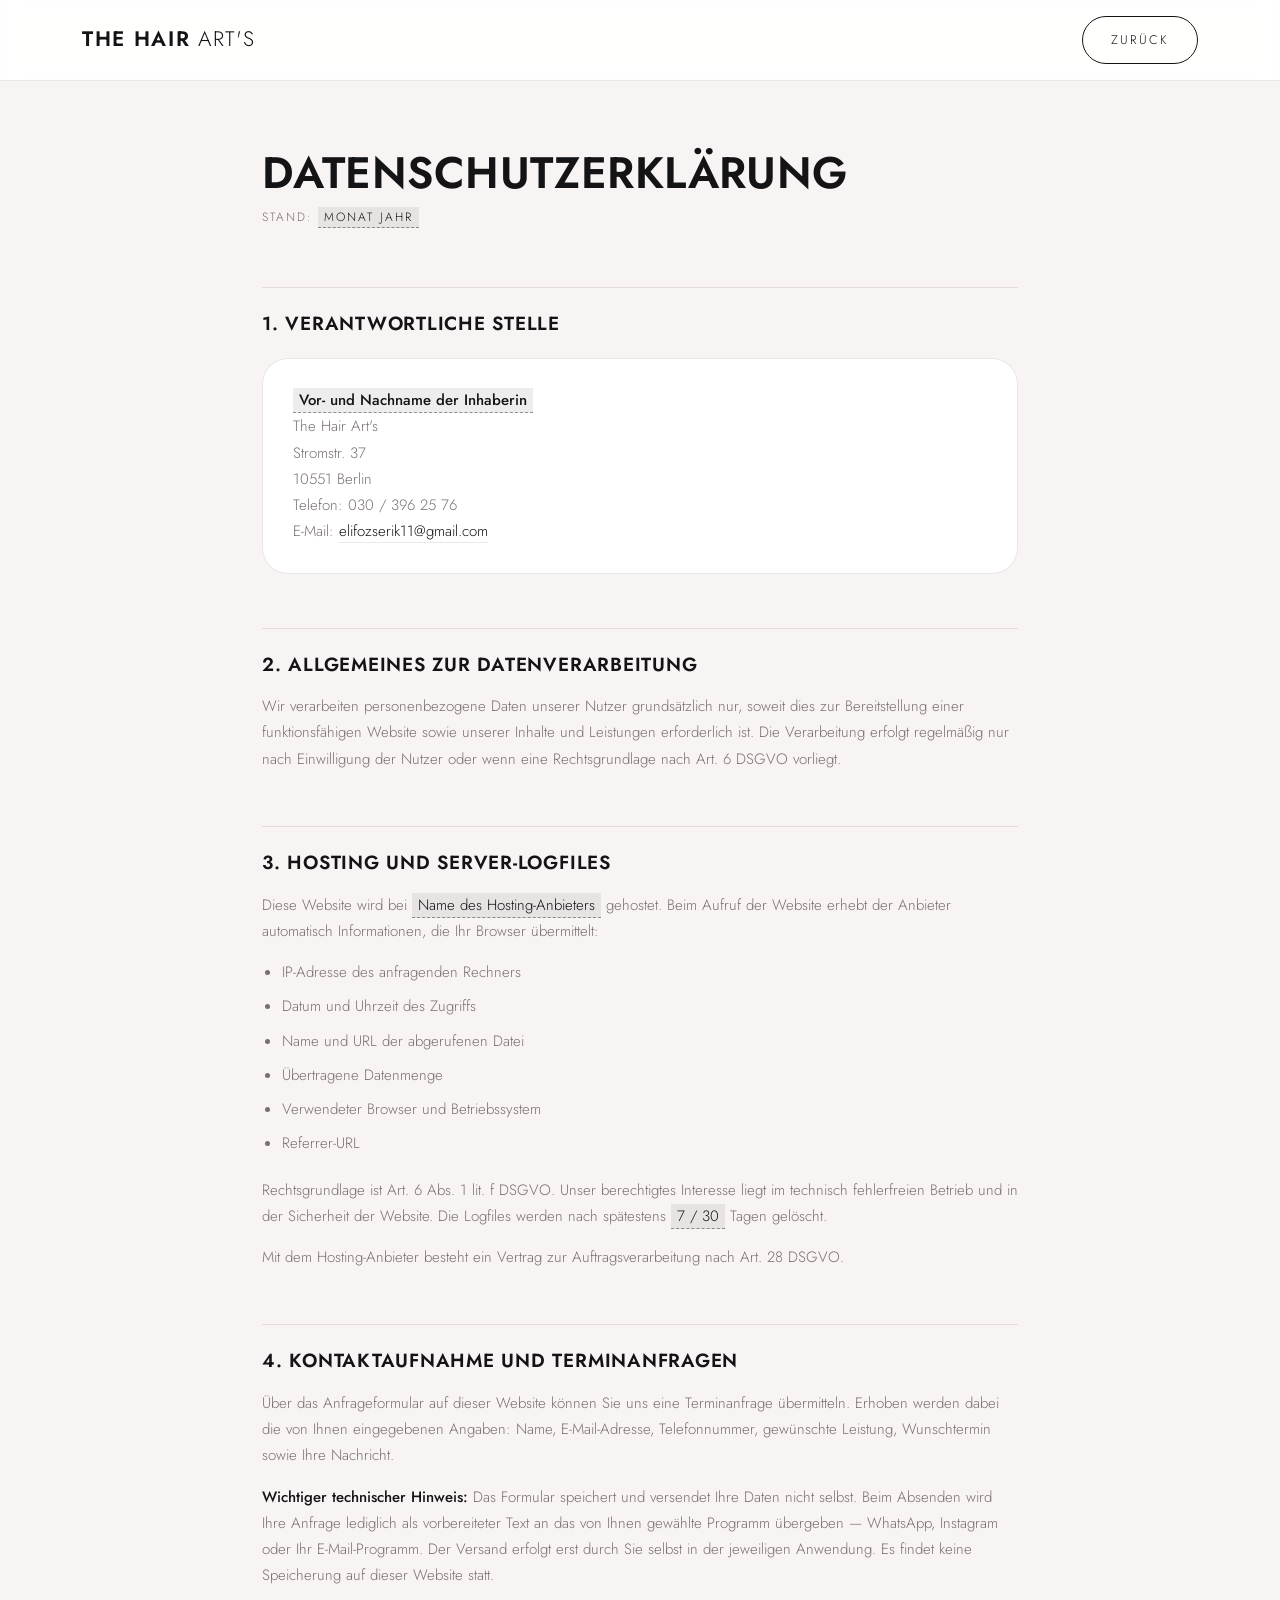
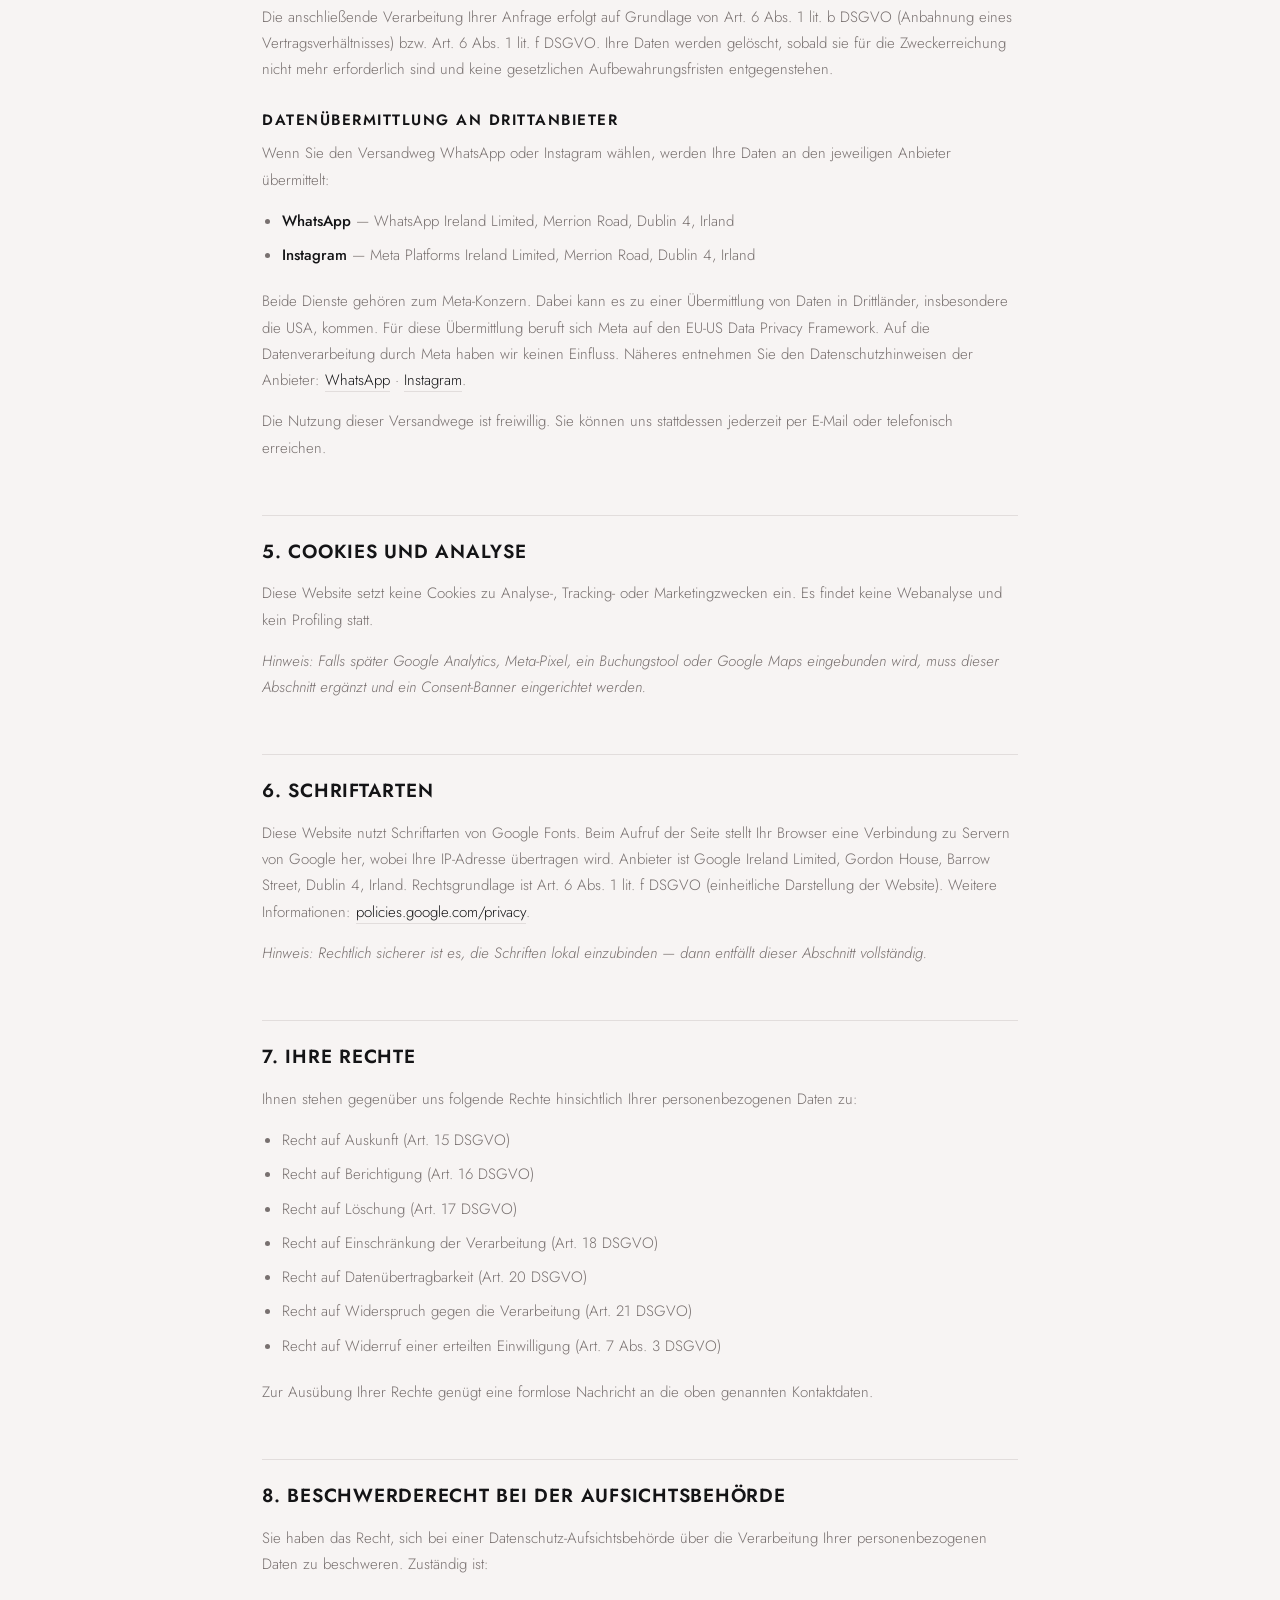
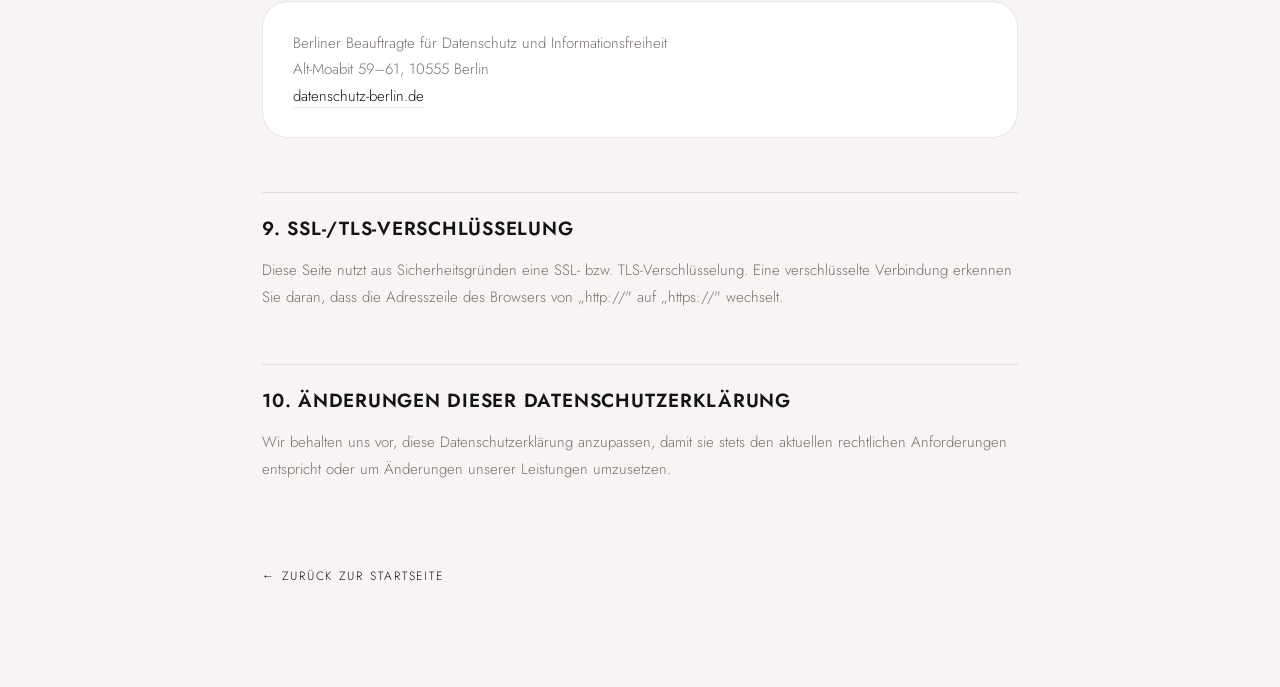
<file: datenschutz.html>
<!DOCTYPE html>
<html lang="de">
<head>
<meta charset="UTF-8">
<meta name="viewport" content="width=device-width, initial-scale=1.0">
<title>Datenschutzerklärung — The Hair Art's</title>
<meta name="robots" content="noindex">
<link rel="icon" href="assets/icons/favicon.svg" type="image/svg+xml">
<link rel="preconnect" href="https://fonts.googleapis.com">
<link rel="preconnect" href="https://fonts.gstatic.com" crossorigin>
<link href="https://fonts.googleapis.com/css2?family=Cormorant+Garamond:wght@400;500;600&family=Jost:wght@300;400;500;600&display=swap" rel="stylesheet">
<link rel="stylesheet" href="assets/css/lenis.css">
<link rel="stylesheet" href="assets/css/style.css?v=1">
<link rel="stylesheet" href="assets/css/legal.css?v=1">
</head>
<body>

<div class="page-content">

<header class="site-header scrolled" id="header">
  <div class="container header-inner">
    <a href="index.html" class="logo">The Hair<span> Art's</span></a>
    <a href="index.html" class="btn btn-outline nav-cta">Zurück</a>
  </div>
</header>

<main class="legal-page">
  <div class="container">

    <h1>Datenschutzerklärung</h1>
    <span class="updated">Stand: <span class="fill">Monat Jahr</span></span>

    <h2>1. Verantwortliche Stelle</h2>
    <div class="legal-box">
      <p><strong><span class="fill">Vor- und Nachname der Inhaberin</span></strong><br>
      The Hair Art's<br>
      Stromstr. 37<br>
      10551 Berlin<br>
      Telefon: 030 / 396 25 76<br>
      E-Mail: <a href="mailto:elifozserik11@gmail.com">elifozserik11@gmail.com</a></p>
    </div>

    <h2>2. Allgemeines zur Datenverarbeitung</h2>
    <p>Wir verarbeiten personenbezogene Daten unserer Nutzer grundsätzlich nur, soweit dies zur Bereitstellung einer funktionsfähigen Website sowie unserer Inhalte und Leistungen erforderlich ist. Die Verarbeitung erfolgt regelmäßig nur nach Einwilligung der Nutzer oder wenn eine Rechtsgrundlage nach Art. 6 DSGVO vorliegt.</p>

    <h2>3. Hosting und Server-Logfiles</h2>
    <p>Diese Website wird bei <span class="fill">Name des Hosting-Anbieters</span> gehostet. Beim Aufruf der Website erhebt der Anbieter automatisch Informationen, die Ihr Browser übermittelt:</p>
    <ul>
      <li>IP-Adresse des anfragenden Rechners</li>
      <li>Datum und Uhrzeit des Zugriffs</li>
      <li>Name und URL der abgerufenen Datei</li>
      <li>Übertragene Datenmenge</li>
      <li>Verwendeter Browser und Betriebssystem</li>
      <li>Referrer-URL</li>
    </ul>
    <p>Rechtsgrundlage ist Art. 6 Abs. 1 lit. f DSGVO. Unser berechtigtes Interesse liegt im technisch fehlerfreien Betrieb und in der Sicherheit der Website. Die Logfiles werden nach spätestens <span class="fill">7 / 30</span> Tagen gelöscht.</p>
    <p>Mit dem Hosting-Anbieter besteht ein Vertrag zur Auftragsverarbeitung nach Art. 28 DSGVO.</p>

    <h2>4. Kontaktaufnahme und Terminanfragen</h2>
    <p>Über das Anfrageformular auf dieser Website können Sie uns eine Terminanfrage übermitteln. Erhoben werden dabei die von Ihnen eingegebenen Angaben: Name, E-Mail-Adresse, Telefonnummer, gewünschte Leistung, Wunschtermin sowie Ihre Nachricht.</p>
    <p><strong>Wichtiger technischer Hinweis:</strong> Das Formular speichert und versendet Ihre Daten nicht selbst. Beim Absenden wird Ihre Anfrage lediglich als vorbereiteter Text an das von Ihnen gewählte Programm übergeben — WhatsApp, Instagram oder Ihr E-Mail-Programm. Der Versand erfolgt erst durch Sie selbst in der jeweiligen Anwendung. Es findet keine Speicherung auf dieser Website statt.</p>
    <p>Die anschließende Verarbeitung Ihrer Anfrage erfolgt auf Grundlage von Art. 6 Abs. 1 lit. b DSGVO (Anbahnung eines Vertragsverhältnisses) bzw. Art. 6 Abs. 1 lit. f DSGVO. Ihre Daten werden gelöscht, sobald sie für die Zweckerreichung nicht mehr erforderlich sind und keine gesetzlichen Aufbewahrungsfristen entgegenstehen.</p>

    <h3>Datenübermittlung an Drittanbieter</h3>
    <p>Wenn Sie den Versandweg WhatsApp oder Instagram wählen, werden Ihre Daten an den jeweiligen Anbieter übermittelt:</p>
    <ul>
      <li><strong>WhatsApp</strong> — WhatsApp Ireland Limited, Merrion Road, Dublin 4, Irland</li>
      <li><strong>Instagram</strong> — Meta Platforms Ireland Limited, Merrion Road, Dublin 4, Irland</li>
    </ul>
    <p>Beide Dienste gehören zum Meta-Konzern. Dabei kann es zu einer Übermittlung von Daten in Drittländer, insbesondere die USA, kommen. Für diese Übermittlung beruft sich Meta auf den EU-US Data Privacy Framework. Auf die Datenverarbeitung durch Meta haben wir keinen Einfluss. Näheres entnehmen Sie den Datenschutzhinweisen der Anbieter:
      <a href="https://www.whatsapp.com/legal/privacy-policy-eea" target="_blank" rel="noopener">WhatsApp</a> ·
      <a href="https://privacycenter.instagram.com/policy" target="_blank" rel="noopener">Instagram</a>.
    </p>
    <p>Die Nutzung dieser Versandwege ist freiwillig. Sie können uns stattdessen jederzeit per E-Mail oder telefonisch erreichen.</p>

    <h2>5. Cookies und Analyse</h2>
    <p>Diese Website setzt keine Cookies zu Analyse-, Tracking- oder Marketingzwecken ein. Es findet keine Webanalyse und kein Profiling statt.</p>
    <p><em>Hinweis: Falls später Google Analytics, Meta-Pixel, ein Buchungstool oder Google Maps eingebunden wird, muss dieser Abschnitt ergänzt und ein Consent-Banner eingerichtet werden.</em></p>

    <h2>6. Schriftarten</h2>
    <p>Diese Website nutzt Schriftarten von Google Fonts. Beim Aufruf der Seite stellt Ihr Browser eine Verbindung zu Servern von Google her, wobei Ihre IP-Adresse übertragen wird. Anbieter ist Google Ireland Limited, Gordon House, Barrow Street, Dublin 4, Irland. Rechtsgrundlage ist Art. 6 Abs. 1 lit. f DSGVO (einheitliche Darstellung der Website). Weitere Informationen: <a href="https://policies.google.com/privacy" target="_blank" rel="noopener">policies.google.com/privacy</a>.</p>
    <p><em>Hinweis: Rechtlich sicherer ist es, die Schriften lokal einzubinden — dann entfällt dieser Abschnitt vollständig.</em></p>

    <h2>7. Ihre Rechte</h2>
    <p>Ihnen stehen gegenüber uns folgende Rechte hinsichtlich Ihrer personenbezogenen Daten zu:</p>
    <ul>
      <li>Recht auf Auskunft (Art. 15 DSGVO)</li>
      <li>Recht auf Berichtigung (Art. 16 DSGVO)</li>
      <li>Recht auf Löschung (Art. 17 DSGVO)</li>
      <li>Recht auf Einschränkung der Verarbeitung (Art. 18 DSGVO)</li>
      <li>Recht auf Datenübertragbarkeit (Art. 20 DSGVO)</li>
      <li>Recht auf Widerspruch gegen die Verarbeitung (Art. 21 DSGVO)</li>
      <li>Recht auf Widerruf einer erteilten Einwilligung (Art. 7 Abs. 3 DSGVO)</li>
    </ul>
    <p>Zur Ausübung Ihrer Rechte genügt eine formlose Nachricht an die oben genannten Kontaktdaten.</p>

    <h2>8. Beschwerderecht bei der Aufsichtsbehörde</h2>
    <p>Sie haben das Recht, sich bei einer Datenschutz-Aufsichtsbehörde über die Verarbeitung Ihrer personenbezogenen Daten zu beschweren. Zuständig ist:</p>
    <div class="legal-box">
      <p>Berliner Beauftragte für Datenschutz und Informationsfreiheit<br>
      Alt-Moabit 59–61, 10555 Berlin<br>
      <a href="https://www.datenschutz-berlin.de" target="_blank" rel="noopener">datenschutz-berlin.de</a></p>
    </div>

    <h2>9. SSL-/TLS-Verschlüsselung</h2>
    <p>Diese Seite nutzt aus Sicherheitsgründen eine SSL- bzw. TLS-Verschlüsselung. Eine verschlüsselte Verbindung erkennen Sie daran, dass die Adresszeile des Browsers von „http://" auf „https://" wechselt.</p>

    <h2>10. Änderungen dieser Datenschutzerklärung</h2>
    <p>Wir behalten uns vor, diese Datenschutzerklärung anzupassen, damit sie stets den aktuellen rechtlichen Anforderungen entspricht oder um Änderungen unserer Leistungen umzusetzen.</p>

    <a href="index.html" class="back-link">← Zurück zur Startseite</a>
  </div>
</main>

</div>

<script src="assets/js/lenis.min.js"></script>
<script>new Lenis({ autoRaf: true, lerp: 0.09 });</script>
</body>
</html>
</file>
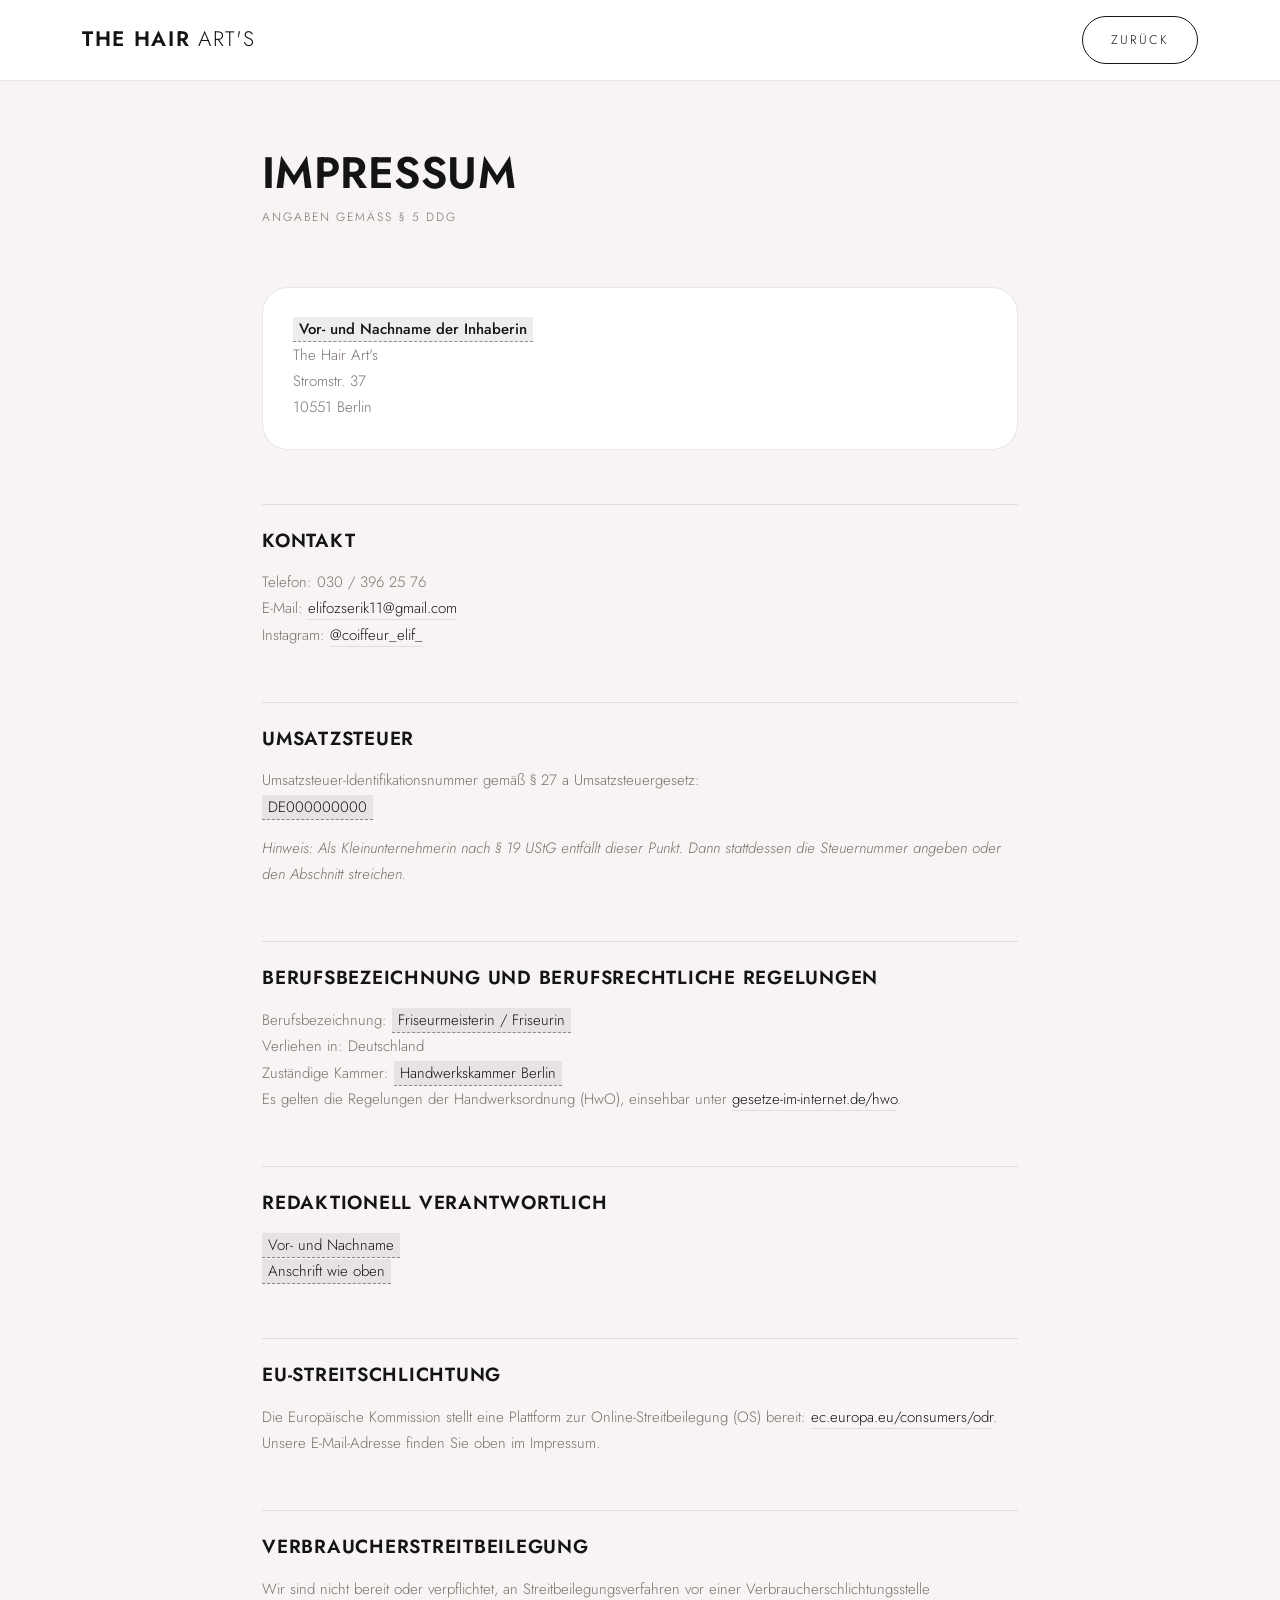
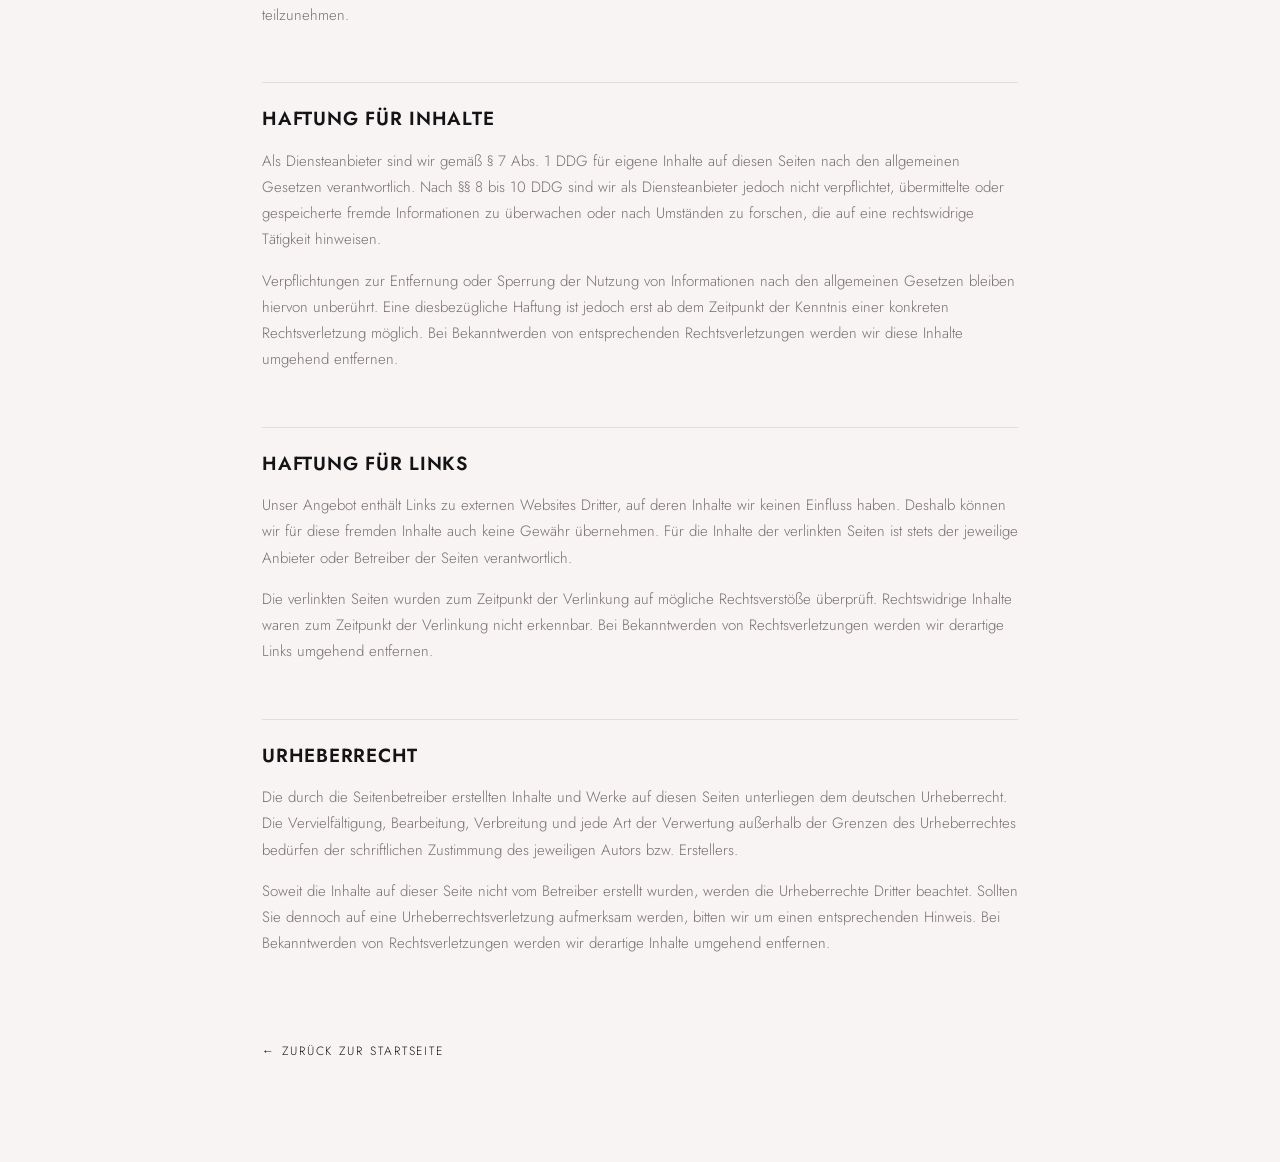
<file: impressum.html>
<!DOCTYPE html>
<html lang="de">
<head>
<meta charset="UTF-8">
<meta name="viewport" content="width=device-width, initial-scale=1.0">
<title>Impressum — The Hair Art's</title>
<meta name="robots" content="noindex">
<link rel="icon" href="assets/icons/favicon.svg" type="image/svg+xml">
<link rel="preconnect" href="https://fonts.googleapis.com">
<link rel="preconnect" href="https://fonts.gstatic.com" crossorigin>
<link href="https://fonts.googleapis.com/css2?family=Cormorant+Garamond:wght@400;500;600&family=Jost:wght@300;400;500;600&display=swap" rel="stylesheet">
<link rel="stylesheet" href="assets/css/lenis.css">
<link rel="stylesheet" href="assets/css/style.css?v=1">
<link rel="stylesheet" href="assets/css/legal.css?v=1">
</head>
<body>

<div class="page-content">

<header class="site-header scrolled" id="header">
  <div class="container header-inner">
    <a href="index.html" class="logo">The Hair<span> Art's</span></a>
    <a href="index.html" class="btn btn-outline nav-cta">Zurück</a>
  </div>
</header>

<main class="legal-page">
  <div class="container">

    <h1>Impressum</h1>
    <span class="updated">Angaben gemäß § 5 DDG</span>

    <div class="legal-box">
      <p><strong><span class="fill">Vor- und Nachname der Inhaberin</span></strong><br>
      The Hair Art's<br>
      Stromstr. 37<br>
      10551 Berlin</p>
    </div>

    <h2>Kontakt</h2>
    <p>
      Telefon: 030 / 396 25 76<br>
      E-Mail: <a href="mailto:elifozserik11@gmail.com">elifozserik11@gmail.com</a><br>
      Instagram: <a href="https://www.instagram.com/coiffeur_elif_/" target="_blank" rel="noopener">@coiffeur_elif_</a>
    </p>

    <h2>Umsatzsteuer</h2>
    <p>Umsatzsteuer-Identifikationsnummer gemäß § 27 a Umsatzsteuergesetz:<br>
    <span class="fill">DE000000000</span></p>
    <p><em>Hinweis: Als Kleinunternehmerin nach § 19 UStG entfällt dieser Punkt. Dann stattdessen die Steuernummer angeben oder den Abschnitt streichen.</em></p>

    <h2>Berufsbezeichnung und berufsrechtliche Regelungen</h2>
    <p>
      Berufsbezeichnung: <span class="fill">Friseurmeisterin / Friseurin</span><br>
      Verliehen in: Deutschland<br>
      Zuständige Kammer: <span class="fill">Handwerkskammer Berlin</span><br>
      Es gelten die Regelungen der Handwerksordnung (HwO), einsehbar unter
      <a href="https://www.gesetze-im-internet.de/hwo/" target="_blank" rel="noopener">gesetze-im-internet.de/hwo</a>.
    </p>

    <h2>Redaktionell verantwortlich</h2>
    <p><span class="fill">Vor- und Nachname</span><br>
    <span class="fill">Anschrift wie oben</span></p>

    <h2>EU-Streitschlichtung</h2>
    <p>Die Europäische Kommission stellt eine Plattform zur Online-Streitbeilegung (OS) bereit:
      <a href="https://ec.europa.eu/consumers/odr/" target="_blank" rel="noopener">ec.europa.eu/consumers/odr</a>.<br>
      Unsere E-Mail-Adresse finden Sie oben im Impressum.</p>

    <h2>Verbraucherstreitbeilegung</h2>
    <p>Wir sind nicht bereit oder verpflichtet, an Streitbeilegungsverfahren vor einer Verbraucherschlichtungsstelle teilzunehmen.</p>

    <h2>Haftung für Inhalte</h2>
    <p>Als Diensteanbieter sind wir gemäß § 7 Abs. 1 DDG für eigene Inhalte auf diesen Seiten nach den allgemeinen Gesetzen verantwortlich. Nach §§ 8 bis 10 DDG sind wir als Diensteanbieter jedoch nicht verpflichtet, übermittelte oder gespeicherte fremde Informationen zu überwachen oder nach Umständen zu forschen, die auf eine rechtswidrige Tätigkeit hinweisen.</p>
    <p>Verpflichtungen zur Entfernung oder Sperrung der Nutzung von Informationen nach den allgemeinen Gesetzen bleiben hiervon unberührt. Eine diesbezügliche Haftung ist jedoch erst ab dem Zeitpunkt der Kenntnis einer konkreten Rechtsverletzung möglich. Bei Bekanntwerden von entsprechenden Rechtsverletzungen werden wir diese Inhalte umgehend entfernen.</p>

    <h2>Haftung für Links</h2>
    <p>Unser Angebot enthält Links zu externen Websites Dritter, auf deren Inhalte wir keinen Einfluss haben. Deshalb können wir für diese fremden Inhalte auch keine Gewähr übernehmen. Für die Inhalte der verlinkten Seiten ist stets der jeweilige Anbieter oder Betreiber der Seiten verantwortlich.</p>
    <p>Die verlinkten Seiten wurden zum Zeitpunkt der Verlinkung auf mögliche Rechtsverstöße überprüft. Rechtswidrige Inhalte waren zum Zeitpunkt der Verlinkung nicht erkennbar. Bei Bekanntwerden von Rechtsverletzungen werden wir derartige Links umgehend entfernen.</p>

    <h2>Urheberrecht</h2>
    <p>Die durch die Seitenbetreiber erstellten Inhalte und Werke auf diesen Seiten unterliegen dem deutschen Urheberrecht. Die Vervielfältigung, Bearbeitung, Verbreitung und jede Art der Verwertung außerhalb der Grenzen des Urheberrechtes bedürfen der schriftlichen Zustimmung des jeweiligen Autors bzw. Erstellers.</p>
    <p>Soweit die Inhalte auf dieser Seite nicht vom Betreiber erstellt wurden, werden die Urheberrechte Dritter beachtet. Sollten Sie dennoch auf eine Urheberrechtsverletzung aufmerksam werden, bitten wir um einen entsprechenden Hinweis. Bei Bekanntwerden von Rechtsverletzungen werden wir derartige Inhalte umgehend entfernen.</p>

    <a href="index.html" class="back-link">← Zurück zur Startseite</a>
  </div>
</main>

</div>

<script src="assets/js/lenis.min.js"></script>
<script>new Lenis({ autoRaf: true, lerp: 0.09 });</script>
</body>
</html>
</file>
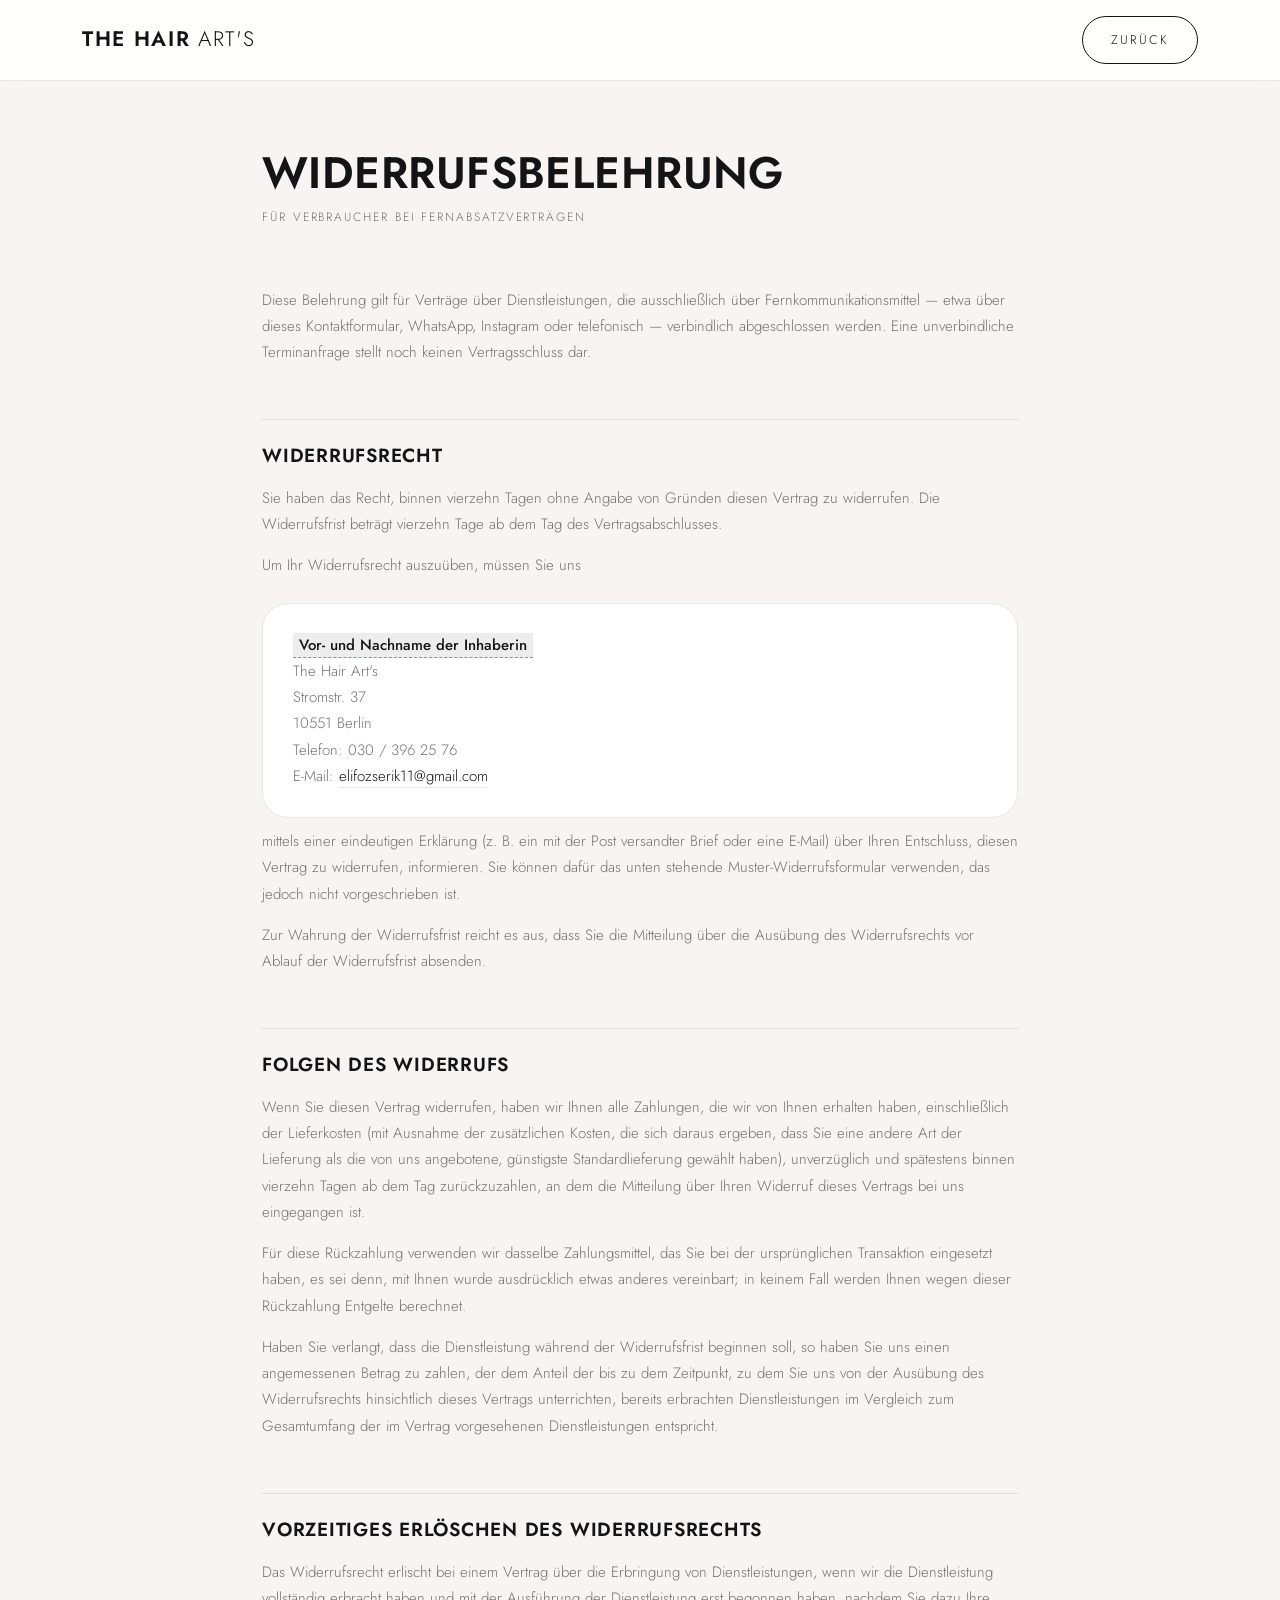
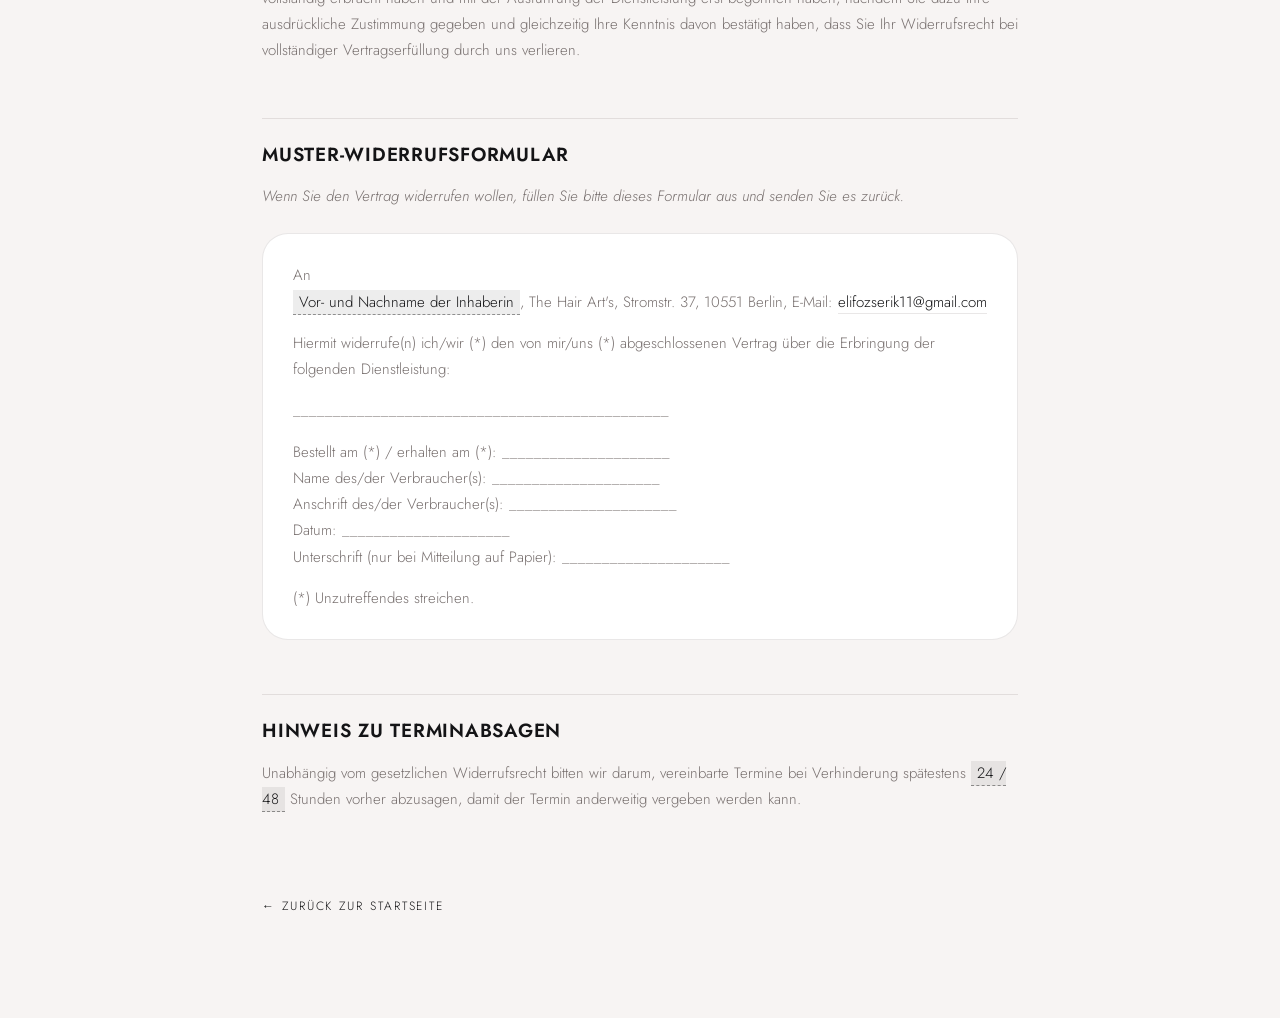
<file: widerruf.html>
<!DOCTYPE html>
<html lang="de">
<head>
<meta charset="UTF-8">
<meta name="viewport" content="width=device-width, initial-scale=1.0">
<title>Widerrufsbelehrung — The Hair Art's</title>
<meta name="robots" content="noindex">
<link rel="icon" href="assets/icons/favicon.svg" type="image/svg+xml">
<link rel="preconnect" href="https://fonts.googleapis.com">
<link rel="preconnect" href="https://fonts.gstatic.com" crossorigin>
<link href="https://fonts.googleapis.com/css2?family=Cormorant+Garamond:wght@400;500;600&family=Jost:wght@300;400;500;600&display=swap" rel="stylesheet">
<link rel="stylesheet" href="assets/css/lenis.css">
<link rel="stylesheet" href="assets/css/style.css?v=1">
<link rel="stylesheet" href="assets/css/legal.css?v=1">
</head>
<body>

<div class="page-content">

<header class="site-header scrolled" id="header">
  <div class="container header-inner">
    <a href="index.html" class="logo">The Hair<span> Art's</span></a>
    <a href="index.html" class="btn btn-outline nav-cta">Zurück</a>
  </div>
</header>

<main class="legal-page">
  <div class="container">

    <h1>Widerrufsbelehrung</h1>
    <span class="updated">Für Verbraucher bei Fernabsatzverträgen</span>

    <p>Diese Belehrung gilt für Verträge über Dienstleistungen, die ausschließlich über Fernkommunikationsmittel — etwa über dieses Kontaktformular, WhatsApp, Instagram oder telefonisch — verbindlich abgeschlossen werden. Eine unverbindliche Terminanfrage stellt noch keinen Vertragsschluss dar.</p>

    <h2>Widerrufsrecht</h2>
    <p>Sie haben das Recht, binnen vierzehn Tagen ohne Angabe von Gründen diesen Vertrag zu widerrufen. Die Widerrufsfrist beträgt vierzehn Tage ab dem Tag des Vertragsabschlusses.</p>
    <p>Um Ihr Widerrufsrecht auszuüben, müssen Sie uns</p>

    <div class="legal-box">
      <p><strong><span class="fill">Vor- und Nachname der Inhaberin</span></strong><br>
      The Hair Art's<br>
      Stromstr. 37<br>
      10551 Berlin<br>
      Telefon: 030 / 396 25 76<br>
      E-Mail: <a href="mailto:elifozserik11@gmail.com">elifozserik11@gmail.com</a></p>
    </div>

    <p>mittels einer eindeutigen Erklärung (z. B. ein mit der Post versandter Brief oder eine E-Mail) über Ihren Entschluss, diesen Vertrag zu widerrufen, informieren. Sie können dafür das unten stehende Muster-Widerrufsformular verwenden, das jedoch nicht vorgeschrieben ist.</p>
    <p>Zur Wahrung der Widerrufsfrist reicht es aus, dass Sie die Mitteilung über die Ausübung des Widerrufsrechts vor Ablauf der Widerrufsfrist absenden.</p>

    <h2>Folgen des Widerrufs</h2>
    <p>Wenn Sie diesen Vertrag widerrufen, haben wir Ihnen alle Zahlungen, die wir von Ihnen erhalten haben, einschließlich der Lieferkosten (mit Ausnahme der zusätzlichen Kosten, die sich daraus ergeben, dass Sie eine andere Art der Lieferung als die von uns angebotene, günstigste Standardlieferung gewählt haben), unverzüglich und spätestens binnen vierzehn Tagen ab dem Tag zurückzuzahlen, an dem die Mitteilung über Ihren Widerruf dieses Vertrags bei uns eingegangen ist.</p>
    <p>Für diese Rückzahlung verwenden wir dasselbe Zahlungsmittel, das Sie bei der ursprünglichen Transaktion eingesetzt haben, es sei denn, mit Ihnen wurde ausdrücklich etwas anderes vereinbart; in keinem Fall werden Ihnen wegen dieser Rückzahlung Entgelte berechnet.</p>
    <p>Haben Sie verlangt, dass die Dienstleistung während der Widerrufsfrist beginnen soll, so haben Sie uns einen angemessenen Betrag zu zahlen, der dem Anteil der bis zu dem Zeitpunkt, zu dem Sie uns von der Ausübung des Widerrufsrechts hinsichtlich dieses Vertrags unterrichten, bereits erbrachten Dienstleistungen im Vergleich zum Gesamtumfang der im Vertrag vorgesehenen Dienstleistungen entspricht.</p>

    <h2>Vorzeitiges Erlöschen des Widerrufsrechts</h2>
    <p>Das Widerrufsrecht erlischt bei einem Vertrag über die Erbringung von Dienstleistungen, wenn wir die Dienstleistung vollständig erbracht haben und mit der Ausführung der Dienstleistung erst begonnen haben, nachdem Sie dazu Ihre ausdrückliche Zustimmung gegeben und gleichzeitig Ihre Kenntnis davon bestätigt haben, dass Sie Ihr Widerrufsrecht bei vollständiger Vertragserfüllung durch uns verlieren.</p>

    <h2>Muster-Widerrufsformular</h2>
    <p><em>Wenn Sie den Vertrag widerrufen wollen, füllen Sie bitte dieses Formular aus und senden Sie es zurück.</em></p>

    <div class="legal-box">
      <p>An<br>
      <span class="fill">Vor- und Nachname der Inhaberin</span>, The Hair Art's,
      Stromstr. 37, 10551 Berlin,
      E-Mail: <a href="mailto:elifozserik11@gmail.com">elifozserik11@gmail.com</a></p>

      <p>Hiermit widerrufe(n) ich/wir (*) den von mir/uns (*) abgeschlossenen Vertrag über die Erbringung der folgenden Dienstleistung:</p>
      <p>_______________________________________________</p>
      <p>Bestellt am (*) / erhalten am (*): _____________________<br>
      Name des/der Verbraucher(s): _____________________<br>
      Anschrift des/der Verbraucher(s): _____________________<br>
      Datum: _____________________<br>
      Unterschrift (nur bei Mitteilung auf Papier): _____________________</p>
      <p>(*) Unzutreffendes streichen.</p>
    </div>

    <h2>Hinweis zu Terminabsagen</h2>
    <p>Unabhängig vom gesetzlichen Widerrufsrecht bitten wir darum, vereinbarte Termine bei Verhinderung spätestens
      <span class="fill">24 / 48</span> Stunden vorher abzusagen, damit der Termin anderweitig vergeben werden kann.</p>

    <a href="index.html" class="back-link">← Zurück zur Startseite</a>
  </div>
</main>

</div>

<script src="assets/js/lenis.min.js"></script>
<script>new Lenis({ autoRaf: true, lerp: 0.09 });</script>
</body>
</html>
</file>
<file: assets/css/lenis.css>
html.lenis,
html.lenis body {
  height: auto;
}

.lenis:not(.lenis-autoToggle).lenis-stopped {
  overflow: clip;
}

.lenis [data-lenis-prevent],
.lenis [data-lenis-prevent-wheel],
.lenis [data-lenis-prevent-touch],
.lenis [data-lenis-prevent-vertical],
.lenis [data-lenis-prevent-horizontal] {
  overscroll-behavior: contain;
}

.lenis.lenis-smooth iframe {
  pointer-events: none;
}

.lenis.lenis-autoToggle {
  transition-property: overflow;
  transition-duration: 1ms;
  transition-behavior: allow-discrete;
}
</file>
<file: assets/css/style.css>
/* ===================================================
   The Hair Art's — Balayage Studio
   Editorial · Hell
=================================================== */

:root{
  --white:        #ffffff;
  /* Helle Section-Flächen — Namen bleiben, damit die Struktur unverändert bleibt.
     Das Grau hat jetzt einen Hauch Rosé statt Grünstich: weicher, wärmer. */
  --anthracite:   #f7f4f3;   /* warmes Hellgrau */
  --anthracite-2: #ffffff;   /* weiß */
  --black:        #141416;
  --ink:          #1f1c1d;
  --ink-soft:     #78706f;
  --line:         rgba(40,20,20,.10);
  --accent:       #141416;

  /* Anthrazit vom Schild am Salon — nach Augenmaß aus dem Foto bestimmt.
     Wenn das Foto im Ordner liegt, lässt sich der Wert exakt nachmessen. */
  --stone:        #4a4e4c;
  --stone-deep:   #383b3a;

  /* Pastellakzent — Babyrosa, kühl gehalten aber nicht violett */
  --blush:        #ecc9dd;
  --blush-soft:   #faedf5;
  /* Babyrosa für die Logo-Kontur */
  --neon:         #f1b8d6;

  --font-display: 'Jost', sans-serif;
  --font-body: 'Jost', sans-serif;
  --font-italic: 'Cormorant Garamond', serif;

  --container: 1180px;
  --radius: 26px;
  --radius-sm: 16px;
  --radius-pill: 999px;
  --shadow-soft: 0 10px 30px rgba(70,45,45,.07);
  --shadow-lift: 0 20px 48px rgba(70,45,45,.12);
  /* Babyrosa-Duotone statt Schwarz-Weiß. Werte nachgerechnet:
     einen Hauch kühler als Babyrosa, knapp vor Violett */
  --tint: grayscale(1) sepia(.48) hue-rotate(-67deg) saturate(1.32) contrast(1.02);
  --transition: 0.5s cubic-bezier(.22,.61,.36,1);
}

*, *::before, *::after{ box-sizing: border-box; }

/* scroll-behavior bewusst nicht gesetzt — Lenis übernimmt das Scrollen (siehe lenis.css) */

body{
  margin: 0;
  font-family: var(--font-body);
  color: var(--ink);
  background: var(--anthracite);
  font-weight: 300;
  line-height: 1.6;
  -webkit-font-smoothing: antialiased;
}

img{ max-width: 100%; display: block; }
a{ color: inherit; text-decoration: none; }

h1,h2,h3{
  font-family: var(--font-display);
  font-weight: 600;
  color: var(--black);
  line-height: 1.08;
  letter-spacing: .01em;
  text-transform: uppercase;
  margin: 0 0 .5em;
}

p{ margin: 0 0 1em; color: var(--ink-soft); }

.container{
  max-width: var(--container);
  margin: 0 auto;
  padding: 0 32px;
}

.eyebrow{
  font-size: 12px;
  letter-spacing: .3em;
  text-transform: uppercase;
  color: var(--ink-soft);
  margin-bottom: 14px;
  display: block;
}
.eyebrow.center{ text-align: center; }
h2.center{ text-align: center; }
.section-sub{ margin-bottom: 50px; }
.section-sub.center{ text-align: center; max-width: 540px; margin-left: auto; margin-right: auto; }

/* ===== Buttons ===== */
.btn{
  display: inline-flex;
  align-items: center;
  justify-content: center;
  gap: 8px;
  padding: 16px 36px;
  font-size: 12.5px;
  letter-spacing: .16em;
  text-transform: uppercase;
  border-radius: var(--radius);
  border: 1px solid transparent;
  cursor: pointer;
  transition: var(--transition);
  white-space: nowrap;
}
.btn-primary{
  background: var(--stone);
  color: var(--white);
  border-color: var(--stone);
}
.btn-primary:hover{ background: transparent; color: var(--stone); }

.btn-outline{
  border-color: var(--black);
  color: var(--black);
  padding: 13px 28px;
}
.btn-outline:hover{ background: var(--blush); border-color: var(--blush); color: var(--black); }

.btn-ghost{
  color: var(--black);
  border-bottom: 1px solid var(--black);
  border-radius: 0;
  padding: 16px 4px;
}
.btn-ghost:hover{ color: var(--ink-soft); border-color: var(--ink-soft); }
/* Der Haupt-Link bekommt nur etwas mehr Gewicht, keine andere Form */
.btn-ghost--stark{ font-weight: 500; border-bottom-width: 2px; }

.btn-block{ width: 100%; }

/* ===== Reveal on scroll ===== */
.reveal{
  opacity: 0;
  transform: translateY(24px);
  transition: opacity .8s ease, transform .8s ease;
}
.reveal.is-visible{ opacity: 1; transform: translateY(0); }

/* ===== Fixed background portraits ===== */
/* Diagonal versetzt hinter allem; Sections decken sie ab,
   transparente Zonen geben sie frei — object-fit: contain, nie beschnitten */
.bg-portrait{
  position: fixed;
  z-index: 0;
  width: 42vw;
  height: 72vh;
  pointer-events: none;
  /* Grundzustand: unsichtbar — jede Zone blendet genau ein Motiv ein */
  opacity: 0;
  transition: opacity 1.1s ease;
}
.bg-portrait img{
  width: 100%; height: 100%;
  object-fit: contain;
  filter: var(--tint);
}
.bg-portrait--tr{ top: 0; right: 0; }
.bg-portrait--tr img{ object-position: right top; }
.bg-portrait--bl{ bottom: 0; left: 0; }
.bg-portrait--bl img{ object-position: left bottom; }
.bg-portrait--tl{ top: 0; left: 0; }
.bg-portrait--tl img{ object-position: left top; }

/* Fokus-Steuerung: immer nur ein Motiv sichtbar, nie zwei gleichzeitig.
   Im Hero (focus-both) bleiben alle aus — dort liegt das Interieur-Video. */
body.focus-marilyn .bg-portrait--tr{ opacity: .85; }
body.focus-audrey  .bg-portrait--bl{ opacity: .85; }
body.focus-rollers .bg-portrait--tl{ opacity: .85; }

/* ===== Ornamentale Ranke =====
   Liegt über den Sections, aber am äußersten Rand und sehr zurückgenommen —
   als Zeichnung auf dem Papier, nicht als Element im Layout. */
.ranke{
  position: fixed;
  left: 0;
  bottom: 0;
  z-index: 3;
  width: min(15vw, 168px);
  height: 88vh;
  pointer-events: none;
  color: var(--blush);
  opacity: .8;
}
.ranke svg{ width: 100%; height: 100%; }
.ranke path{
  stroke-dasharray: 1;
  stroke-dashoffset: 1;
}
/* Auf schmalen Schirmen ist kein Platz für sie */
@media (max-width: 900px){
  .ranke{ display: none; }
}
@media (prefers-reduced-motion: reduce){
  .ranke path{ stroke-dashoffset: 0; }
}

/* Logo-Badge: fixiertes Standbild, Opacity wird per JS über den Scrollfortschritt gesteuert */
.logo-watermark{
  position: fixed;
  top: 50%;
  left: 50%;
  z-index: 3;
  width: min(38vw, 340px);
  transform: translate(-50%, -50%);
  pointer-events: none;
  opacity: .92;
  /* will-change bewusst entfernt: die eigene GPU-Ebene erzeugte in Safari
     eine sichtbare rechteckige Kante um das Logo. */
}
.logo-watermark img{
  width: 100%;
  display: block;
  /* Neon-Kontur: enger heller Kern, davor zwei weiche Höfe.
     Folgt dem Alphakanal, liegt also exakt auf der Logokante. */
  filter:
    drop-shadow(0 0 0.6px var(--neon))
    drop-shadow(0 0 2px   rgba(245, 188, 210, .75))
    drop-shadow(0 0 7px   rgba(245, 188, 210, .32));
}
.logo-watermark{
  transition: opacity 1.1s ease, filter 1.1s ease;
}
/* Ab der zweiten Section rutscht das Logo HINTER den Seiteninhalt (z-index 0).
   Es bleibt fixiert stehen, die Sections scrollen darüber hinweg — es bewegt
   sich also nicht mit und drängt sich nicht mehr in den Vordergrund. */
.logo-watermark.is-back,
.logo-watermark.is-quiet{
  z-index: 0;
  transform: translate(-50%, -50%);
}
.logo-watermark.is-back{ opacity: 0; }
.logo-watermark.is-quiet{ opacity: .62; }

@media (prefers-reduced-motion: reduce){
  .logo-watermark{ transition: opacity .3s ease; }
}

@media (max-width: 700px){
  .logo-watermark{ width: 62vw; }
}

.page-content{ position: relative; z-index: 2; }

/* ===== Schnellkontakt unten rechts ===== */
.quick-contact{
  position: fixed;
  right: 28px;
  bottom: 28px;
  z-index: 1200;
  display: flex;
  flex-direction: column;
  gap: 12px;
}
.qc-btn{
  width: 54px;
  height: 54px;
  border-radius: 50%;
  display: flex;
  align-items: center;
  justify-content: center;
  box-shadow: 0 8px 24px rgba(0,0,0,.24);
  transition: var(--transition);
}
.qc-btn svg{ width: 24px; height: 24px; }
.qc-btn:hover{ transform: translateY(-2px); box-shadow: 0 12px 30px rgba(0,0,0,.3); }

.qc-call{ background: var(--stone); color: var(--white); }
.qc-wa{ background: #25D366; color: #fff; }
/* Instagram in seinen eigenen Markenfarben, wie WhatsApp daneben */
.qc-ig{
  background: linear-gradient(135deg, #f9ce34 0%, #ee2a7b 48%, #6228d7 100%);
  color: #fff;
}

@media (max-width: 600px){
  .quick-contact{ right: 18px; bottom: 18px; gap: 10px; }
  .qc-btn{ width: 50px; height: 50px; }
  .qc-btn svg{ width: 22px; height: 22px; }
}

/* ===== Header ===== */
.site-header{
  position: fixed;
  top: 0; left: 0; right: 0;
  z-index: 1000;
  padding: 24px 0;
  transition: var(--transition);
  background: transparent;
}
.site-header.scrolled{
  padding: 16px 0;
  background: rgba(255,255,255,.92);
  backdrop-filter: blur(10px);
  border-bottom: 1px solid var(--line);
}

.header-inner{
  display: flex;
  align-items: center;
  justify-content: space-between;
  gap: 24px;
}

.logo{
  font-size: 21px;
  font-weight: 600;
  letter-spacing: .08em;
  text-transform: uppercase;
  color: var(--black);
}
.logo span{ font-weight: 300; }

.nav-desktop{
  display: flex;
  gap: 32px;
  margin-left: auto;
  margin-right: 32px;
}
.nav-desktop a{
  font-size: 12.5px;
  letter-spacing: .12em;
  text-transform: uppercase;
  color: var(--black);
  position: relative;
  padding-bottom: 4px;
}
.nav-desktop a::after{
  content:'';
  position: absolute;
  left:0; bottom:0;
  width:0; height:1px;
  background: currentColor;
  transition: width var(--transition);
}
.nav-desktop a:hover::after{ width: 100%; }

.nav-cta{ border-color: var(--black); color: var(--black); }

.burger{
  display: none;
  width: 32px; height: 22px;
  flex-direction: column;
  justify-content: space-between;
  background: none;
  border: none;
  cursor: pointer;
  padding: 0;
}
.burger span{
  height: 1.5px;
  width: 100%;
  background: var(--black);
  transition: var(--transition);
}

.nav-mobile{
  display: flex;
  flex-direction: column;
  max-height: 0;
  overflow: hidden;
  background: var(--anthracite);
  transition: max-height var(--transition);
}
.nav-mobile.open{ max-height: 480px; }
.nav-mobile a{
  padding: 16px 32px;
  border-top: 1px solid var(--line);
  font-size: 13px;
  letter-spacing: .1em;
  text-transform: uppercase;
  color: var(--black);
}

/* ===== 1 · Hero ===== */
.hero{
  position: relative;
  height: 100svh;
  min-height: 560px;
  display: flex;
  align-items: flex-end;
  background: transparent;
}
/* Interieur — Video mit Foto-Fallback (poster) für langsame Verbindungen */
.hero-media{
  position: absolute;
  inset: 0;
  overflow: hidden;
  z-index: 0;
  /* Durchschnittston des Hero-Videos, aus dem ersten Bild gemessen.
     Liegt darunter, damit beim Laden keine fremde Fläche sichtbar wird. */
  background: #807c79;
}
.hero-media img,
.hero-media video{
  width: 100%;
  height: 100%;
  object-fit: cover;
}
/* Video startet unsichtbar und blendet auf, sobald wirklich Bild da ist */
.hero-media video{
  opacity: 0;
  transition: opacity .7s ease;
}
.hero-media video.is-ready{ opacity: 1; }
/* Foto-Variante bekommt zusätzlich den langsamen Hineinzoom */
.hero-media img{
  transform: scale(1);
  animation: heroZoom 22s ease-out forwards;
}
@keyframes heroZoom{
  from{ transform: scale(1); }
  to{ transform: scale(1.14); }
}
@media (prefers-reduced-motion: reduce){
  .hero-media img{ animation: none; transform: scale(1.05); }
  .hero-media video{ display: none; }
  .hero-media{ background: var(--anthracite-2); }
}

.hero-overlay{
  position: absolute;
  inset: 0;
  z-index: 1;
  background: linear-gradient(180deg, rgba(244,244,242,.25) 0%, rgba(244,244,242,.12) 42%, rgba(244,244,242,.55) 78%, rgba(244,244,242,.92) 100%);
}
.hero-content{
  position: relative;
  z-index: 2;
  padding-bottom: 110px;
  max-width: 700px;
}
.hero-text{
  color: var(--ink);
  font-size: 17px;
  max-width: 460px;
}
.hero-actions{
  display: flex;
  gap: 18px;
  flex-wrap: wrap;
  align-items: center;
  margin-top: 12px;
}


@keyframes scrollCue{
  0%{ opacity: 1; top: 8px; }
  70%{ opacity: 0; top: 24px; }
  100%{ opacity: 0; top: 8px; }
}

/* ===== Marquee ===== */
.marquee{
  background: var(--black);
  overflow: hidden;
  padding: 16px 0;
}
.marquee-track{
  display: flex;
  /* Kein gap: die Schleife springt um -50%, dafür müssen beide Hälften exakt
     gleich breit sein. Ein Flex-gap wird zwischen den Hälften nur einmal
     gezählt — genau daher kam die Lücke. Abstand steckt jetzt im padding. */
  gap: 0;
  white-space: nowrap;
  width: max-content;
  animation: marquee 34s linear infinite;
}
.marquee-track span{
  padding: 0 13px;
  font-family: 'Dancing Script', 'Brush Script MT', cursive;
  font-size: 27px;
  font-weight: 600;
  letter-spacing: .01em;
  text-transform: none;
  color: var(--white);
  line-height: 1.25;
}
/* Schleife als weiße Linienzeichnung statt Emoji — dezenter und passt zum Stil */
.marquee-track .mq-schleife{
  display: inline-flex;
  align-items: center;
  padding: 0 11px;
  color: rgba(255,255,255,.62);
}
.marquee-track .mq-schleife svg{
  width: 17px;
  height: 17px;
}
.marquee-track .mq-punkt{
  color: rgba(255,255,255,.5);
}
@media (prefers-reduced-motion: reduce){
  .marquee-track{ animation: none; }
}
@keyframes marquee{
  from{ transform: translateX(0); }
  to{ transform: translateX(-50%); }
}

/* ===== Reveal-Zonen ===== */
.reveal-gap{
  position: relative;
  height: 62vh;
}
.reveal-gap::before,
.reveal-gap::after{
  content: '';
  position: absolute;
  left: 0; right: 0;
  height: 120px;
}
.reveal-gap::before{ top: 0; background: linear-gradient(180deg, var(--anthracite) 0%, transparent 100%); }
.reveal-gap::after{ bottom: 0; background: linear-gradient(0deg, var(--anthracite-2) 0%, transparent 100%); }

/* ===== Shared list ===== */
.about-points{
  list-style: none;
  padding: 0;
  margin: 26px 0 34px;
}
.about-points li{
  padding-left: 26px;
  position: relative;
  margin-bottom: 12px;
  color: var(--ink);
  font-size: 15px;
}
.about-points li::before{
  content:'';
  position: absolute;
  left: 2px; top: 8px;
  width: 5px; height: 5px;
  border-radius: 50%;
  background: var(--black);
}

/* ===== Überblick — anklickbare Einstiegskarten =====
   Ruhiges Raster als Gegengewicht zu den versetzten Bildstrecken weiter unten. */
.ueberblick{
  padding: 90px 0 100px;
  background: var(--anthracite-2);
}
.ueberblick-grid{
  display: grid;
  grid-template-columns: repeat(auto-fit, minmax(232px, 1fr));
  gap: 18px;
}
.ue-card{
  display: flex;
  flex-direction: column;
  align-items: flex-start;
  padding: 30px 26px 28px;
  background: var(--anthracite);
  border: 1px solid var(--line);
  border-radius: var(--radius);
  transition: var(--transition);
}
.ue-card{ box-shadow: var(--shadow-soft); }
.ue-card:hover{
  transform: translateY(-5px);
  box-shadow: var(--shadow-lift);
}
/* Charm sitzt in einem weichen Pastellkreis */
.ue-card .ue-icon{
  box-sizing: content-box;
  padding: 11px;
  border-radius: var(--radius-pill);
  background: var(--blush-soft);
}
.ue-card--dark .ue-icon{ background: rgba(255,255,255,.55); }
/* Charms: kleine Linien-Zeichen als Vorboten der Section */
.ue-icon{
  width: 26px;
  height: 26px;
  margin-bottom: 18px;
  color: var(--black);
  opacity: .75;
  transition: var(--transition);
}
.ue-card:hover .ue-icon{ opacity: 1; transform: translateY(-2px); }
.ue-card--dark .ue-icon{ color: var(--black); opacity: .8; }

.ue-tag{
  font-size: 11px;
  letter-spacing: .28em;
  text-transform: uppercase;
  color: var(--ink-soft);
  margin-bottom: 12px;
}
.ue-card h3{
  font-size: 20px;
  line-height: 1.25;
  margin-bottom: 10px;
}
.ue-card p{
  font-size: 14.5px;
  color: var(--ink-soft);
  margin-bottom: 22px;
}
.ue-more{
  margin-top: auto;
  font-size: 11.5px;
  letter-spacing: .16em;
  text-transform: uppercase;
  padding-bottom: 4px;
  border-bottom: 1px solid currentColor;
}

/* Die letzte Karte ist der Abschluss — Pastellrosa statt Grau.
   Schrift bleibt dunkel, damit der Kontrast stimmt. */
.ue-card--dark{
  background: var(--blush);
  border-color: var(--blush);
}
.ue-card--dark h3{ color: var(--black); }
.ue-card--dark p{ color: #54434b; }
.ue-card--dark .ue-tag{ color: #5c4a52; }
.ue-card--dark .ue-more{ color: var(--black); }

/* ===== Galerie — seitlich scrollbar =====
   scroll-snap sorgt dafür, dass die Bilder sauber einrasten. Die Bahn läuft
   bewusst über die Containerbreite hinaus, damit rechts etwas angeschnitten
   ist und sichtbar wird, dass es weitergeht. */
.galerie{
  padding: 100px 0;
  background: var(--anthracite);
  overflow: hidden;
}
.galerie-bahn{
  display: flex;
  gap: 20px;
  padding: 8px max(32px, calc((100vw - var(--container)) / 2)) 28px;
  overflow-x: auto;
  scroll-snap-type: x mandatory;
  scroll-behavior: smooth;
  scrollbar-width: none;
  cursor: grab;
}
.galerie-bahn::-webkit-scrollbar{ display: none; }
.galerie-bahn.is-dragging{
  cursor: grabbing;
  scroll-snap-type: none;
  scroll-behavior: auto;
}
.galerie-bahn:focus-visible{ outline: 2px solid var(--stone); outline-offset: 4px; }

.galerie-item{
  flex: 0 0 auto;
  width: clamp(230px, 27vw, 330px);
  margin: 0;
  scroll-snap-align: center;
  border-radius: var(--radius);
  overflow: hidden;
  box-shadow: var(--shadow-soft);
  transition: var(--transition);
}
.galerie-item img{
  width: 100%;
  aspect-ratio: 4/5;
  object-fit: cover;
  display: block;
  border-radius: inherit;
  filter: var(--tint);
  transition: var(--transition);
  pointer-events: none; /* sonst greift der Browser-Bilddrag */
}
.galerie-item:hover{ box-shadow: var(--shadow-lift); }
.galerie-item:hover img{ filter: grayscale(0); }

.galerie-steuerung{
  display: flex;
  justify-content: center;
  gap: 12px;
  margin-top: 6px;
}
.galerie-pfeil{
  display: grid;
  place-items: center;
  width: 46px;
  height: 46px;
  border-radius: var(--radius-pill);
  border: 1px solid var(--line);
  background: var(--anthracite-2);
  color: var(--ink);
  cursor: pointer;
  transition: var(--transition);
}
.galerie-pfeil svg{ width: 19px; height: 19px; }
.galerie-pfeil:hover{
  background: var(--blush-soft);
  border-color: var(--blush);
  transform: translateY(-2px);
}
.galerie-pfeil:disabled{ opacity: .3; pointer-events: none; }

/* ===== Instagram-Cover ===== */
.ig-cover{
  padding: 104px 0;
  background: var(--anthracite-2);
}
.ig-karte{
  position: relative;
  max-width: 560px;
  margin: 0 auto;
  padding: 58px 40px 52px;
  text-align: center;
  background: var(--anthracite);
  border: 1px solid var(--line);
  border-radius: var(--radius);
  box-shadow: var(--shadow-soft);
}

/* Story-Ring: zwei Kreise, der äußere im Pastellton */
.ig-ring{
  position: relative;
  display: grid;
  place-items: center;
  width: 78px;
  height: 78px;
  margin: 0 auto 26px;
  border-radius: var(--radius-pill);
  background: var(--anthracite-2);
  color: var(--ink);
}
.ig-ring::before{
  content: '';
  position: absolute;
  inset: -7px;
  border-radius: var(--radius-pill);
  border: 2px solid var(--blush);
}
.ig-ring::after{
  content: '';
  position: absolute;
  inset: -7px;
  border-radius: var(--radius-pill);
  border: 2px solid var(--blush);
  animation: story-puls 3.2s ease-out infinite;
}
.ig-ring svg{ width: 34px; height: 34px; }

/* Blüte sitzt angeschnitten in der oberen rechten Ecke */
.ig-bluete{
  position: absolute;
  top: 26px;
  right: 30px;
  width: 30px;
  height: 30px;
  color: var(--blush);
}

.ig-name{
  font-family: var(--font-italic);
  font-style: italic;
  font-size: clamp(38px, 5.4vw, 56px);
  line-height: 1.05;
  color: var(--black);
  margin: 0 0 6px;
}
.ig-handle{
  font-size: 12px;
  letter-spacing: .26em;
  text-transform: uppercase;
  color: var(--ink-soft);
  margin: 0 0 20px;
}
.ig-text{
  font-size: 15px;
  color: var(--ink-soft);
  max-width: 38ch;
  margin: 0 auto 30px;
}
.ig-btn{ box-shadow: var(--shadow-soft); }

@media (prefers-reduced-motion: reduce){
  .ig-ring::after{ animation: none; }
}

@media (max-width: 600px){
  .ig-karte{ padding: 46px 24px 42px; }
  .ig-bluete{ top: 18px; right: 18px; width: 24px; height: 24px; }
}

/* ===== Spruch des Tages ===== */
.spruch{
  padding: 88px 0;
  background: var(--anthracite-2);
}
.spruch-inner{
  max-width: 680px;
  text-align: center;
}
.spruch .eyebrow{ text-align: center; }
.spruch-text{
  font-family: var(--font-italic);
  font-style: italic;
  font-size: clamp(24px, 3.4vw, 38px);
  line-height: 1.32;
  color: var(--black);
  margin: 0 0 20px;
  text-wrap: balance;
}
.spruch-text::before{ content: '„'; }
.spruch-text::after{ content: '“'; }
.spruch-datum{
  font-size: 11.5px;
  letter-spacing: .26em;
  text-transform: uppercase;
  color: var(--ink-soft);
  margin: 0;
}

/* ===== Beauty — bewusst zurückgenommen ===== */
.beauty{
  padding: 76px 0;
  background: var(--anthracite);
  border-top: 1px solid var(--line);
}
.beauty-inner{
  max-width: 620px;
  text-align: center;
}
.beauty .eyebrow{ text-align: center; }
/* ===== 3D-Blume aus reinem CSS =====
   Jedes Blütenblatt ist eine Fläche, die um die Mitte gedreht und nach
   außen gekippt wird. preserve-3d hält sie im Raum, perspective gibt die
   Tiefe. --auf (0…1) öffnet die Blüte, --dreh dreht sie — beides kommt
   beim Scrollen aus script.js. */
.blume{
  width: 168px;
  height: 168px;
  margin: 0 auto 26px;
  perspective: 620px;
  --auf: 0;
  --dreh: 0deg;
}
.blume__kern{
  position: relative;
  width: 100%;
  height: 100%;
  transform-style: preserve-3d;
  /* Neigung nach hinten, dazu die Drehung um die eigene Achse */
  transform: rotateX(calc(58deg - var(--auf) * 14deg)) rotateZ(var(--dreh));
}

.blatt{
  position: absolute;
  left: 50%;
  top: 50%;
  transform-origin: 50% 100%;
  /* Blütenblattform: oben rund, unten spitz zulaufend */
  border-radius: 54% 54% 42% 42% / 68% 68% 32% 32%;
  background: linear-gradient(170deg, #fff 2%, var(--blush-soft) 38%, var(--blush) 100%);
  box-shadow: 0 6px 16px rgba(120, 70, 100, .1);
}

/* Äußerer Kranz: acht Blätter, alle 45 Grad eines */
.blatt--aussen{
  width: 42px;
  height: 74px;
  margin: -74px 0 0 -21px;
  transform:
    rotateZ(calc(var(--i) * 45deg))
    rotateX(calc(18deg + var(--auf) * 34deg))
    translateZ(2px);
  opacity: calc(.55 + var(--auf) * .42);
}

/* Innerer Kranz: fünf kleinere, versetzt und steiler gestellt */
.blatt--innen{
  width: 28px;
  height: 46px;
  margin: -46px 0 0 -14px;
  transform:
    rotateZ(calc(22deg + var(--i) * 72deg))
    rotateX(calc(8deg + var(--auf) * 20deg))
    translateZ(9px);
  background: linear-gradient(170deg, #fff 6%, var(--blush-soft) 62%);
  opacity: calc(.6 + var(--auf) * .4);
}

.blume__mitte{
  position: absolute;
  left: 50%;
  top: 50%;
  width: 20px;
  height: 20px;
  margin: -10px 0 0 -10px;
  border-radius: 50%;
  background: radial-gradient(circle at 36% 32%, #fff, var(--blush) 78%);
  transform: translateZ(15px);
  box-shadow: 0 2px 8px rgba(120, 70, 100, .18);
}

@media (max-width: 600px){
  .blume{ width: 128px; height: 128px; }
}
/* Ohne Bewegung: offene Blüte, keine Drehung */
@media (prefers-reduced-motion: reduce){
  .blume{ --auf: 1; --dreh: 0deg; }
}
.beauty-line{
  font-family: var(--font-italic);
  font-style: italic;
  font-weight: 400;
  font-size: clamp(34px, 5vw, 52px);
  line-height: 1.1;
  color: var(--black);
  margin-bottom: 18px;
}
.beauty-text{
  font-size: 15px;
  color: var(--ink-soft);
  margin-bottom: 24px;
}
.beauty-link{
  font-size: 11.5px;
  letter-spacing: .18em;
  text-transform: uppercase;
  padding-bottom: 4px;
  border-bottom: 1px solid var(--black);
  transition: var(--transition);
}
.beauty-link:hover{ opacity: .6; }

/* ===== 2 · Work — Videos + Vorher/Nachher ===== */
.work{
  padding: 110px 0 100px;
  background: var(--anthracite);
}
.work h2{ font-size: clamp(28px, 3.6vw, 40px); margin-bottom: 8px; }

.work-videos{
  display: grid;
  grid-template-columns: repeat(3, 1fr);
  gap: 18px;
  margin-bottom: 100px;
}
.work-video{
  margin: 0;
  position: relative;
  overflow: hidden;
  background: var(--anthracite-2);
  aspect-ratio: 9/16;
}
/* Videos ohne den rosa Duotone: nur leicht zurückgenommen, damit die
   echten Haarfarben sichtbar bleiben — darauf liegt das Glitzern. */
.work-video video{
  width: 100%; height: 100%;
  object-fit: cover;
  filter: saturate(.86) contrast(1.04) brightness(1.02);
  transition: filter .6s ease, transform .8s ease;
}
.work-video:hover video{ filter: none; transform: scale(1.03); }

/* ===== Glitzer =====
   Zwei Lagen gestreuter Lichtpunkte, unterschiedlich groß und versetzt
   getaktet. mix-blend-mode: screen heißt: die Punkte hellen nur auf,
   sie legen keinen grauen Schleier über das Bild. */
.work-video::before,
.work-video::after{
  content: '';
  position: absolute;
  inset: -12%;
  pointer-events: none;
  mix-blend-mode: screen;
  opacity: 0;
}
/* Feiner Staub */
.work-video::before{
  background-image:
    radial-gradient(circle, rgba(255,255,255,.95) 0 1px, transparent 1.7px),
    radial-gradient(circle, rgba(255,245,252,.75) 0 1px, transparent 1.4px);
  background-size: 140px 140px, 97px 97px;
  background-position: 0 0, 46px 63px;
  animation: glitz-fein 3.1s ease-in-out infinite;
}
/* Größere Funken, langsamer und seltener */
.work-video::after{
  background-image:
    radial-gradient(circle, rgba(255,255,255,1) 0 1.6px, transparent 3px),
    radial-gradient(circle, rgba(255,250,255,.85) 0 1.2px, transparent 2.4px);
  background-size: 230px 230px, 310px 310px;
  background-position: 70px 20px, 190px 150px;
  animation: glitz-grob 4.7s ease-in-out infinite;
  animation-delay: -1.6s;
}

@keyframes glitz-fein{
  0%, 100% { opacity: .18; transform: translate3d(0, 0, 0) }
  50%      { opacity: .62; transform: translate3d(-6px, -9px, 0) }
}
@keyframes glitz-grob{
  0%, 100% { opacity: .5;  transform: translate3d(0, 0, 0) scale(1) }
  40%      { opacity: .08; transform: translate3d(8px, 6px, 0) scale(1.04) }
  70%      { opacity: .7;  transform: translate3d(3px, -5px, 0) scale(1.01) }
}

@media (prefers-reduced-motion: reduce){
  .work-video::before, .work-video::after{ animation: none; opacity: .3; }
}
.work-video figcaption{
  position: absolute;
  left: 18px; bottom: 16px;
  font-size: 11.5px;
  letter-spacing: .2em;
  text-transform: uppercase;
  color: var(--white);
  text-shadow: 0 1px 6px rgba(0,0,0,.6);
}

/* Vorher / Nachher als Überblendung =====================================
   Das Bild bleibt stehen (sticky), der Text scrollt daneben. --b kommt
   aus script.js und blendet Vorher auf Nachher — Bild UND Beschriftung
   wechseln gemeinsam. Hier trägt der Effekt die Aussage, deshalb steht
   er an dieser Stelle und nicht irgendwo als Deko. */
.ba-block{
  display: grid;
  grid-template-columns: .85fr 1.15fr;
  gap: 64px;
  align-items: start;
  margin-bottom: 100px;
  --b: 0;
}
.ba-sticky{
  position: sticky;
  top: 15vh;
}
.ba-stapel{
  position: relative;
  margin: 0;
  aspect-ratio: 3/4;
  border-radius: var(--radius);
  overflow: hidden;
  background: var(--anthracite-2);
  box-shadow: var(--shadow-soft);
}
.ba-stapel img{
  position: absolute;
  inset: 0;
  width: 100%; height: 100%;
  object-fit: cover;
  border-radius: inherit;
  filter: var(--tint);
}
.ba-vorher { opacity: calc(1 - var(--b)); }
.ba-nachher{ opacity: var(--b); }

/* Die Beschriftung wechselt mit — der „Text, der switcht“ */
.ba-label{
  position: absolute;
  left: 18px; bottom: 18px;
  height: 1.6em;
  padding: 9px 18px;
  border-radius: var(--radius-pill);
  background: var(--white);
  font-size: 11px;
  letter-spacing: .22em;
  text-transform: uppercase;
  color: var(--black);
}
.ba-label span{
  position: absolute;
  left: 18px; top: 9px;
  white-space: nowrap;
}
.ba-label__a{ opacity: calc(1 - var(--b)); }
.ba-label__b{ opacity: var(--b); }

/* Der Text braucht Höhe, sonst hat das stehende Bild keinen Weg */
.ba-copy{ padding-block: 8vh 46vh; }
.ba-copy h3{ font-size: clamp(24px, 3vw, 34px); }
.ba-copy p{ margin-bottom: 46vh; }
.ba-copy p:last-child{ margin-bottom: 0; }

@media (max-width: 900px){
  .ba-block{ grid-template-columns: 1fr; gap: 32px; }
  .ba-sticky{ position: static; }
  .ba-copy{ padding-block: 0; }
  .ba-copy p{ margin-bottom: 1em; }
}

.work-grid{
  display: grid;
  grid-template-columns: repeat(3, 1fr);
  gap: 18px;
}
.work-item{
  margin: 0;
  overflow: hidden;
  aspect-ratio: 3/4;
  background: var(--anthracite-2);
}
.work-item img{
  width: 100%; height: 100%;
  object-fit: cover;
  filter: var(--tint);
  transition: transform .7s ease, filter .5s ease;
}
.work-item:hover img{ transform: scale(1.06); filter: grayscale(0); }

/* ===== 3 · Salon ===== */
.salon{
  padding: 120px 0;
  background: var(--anthracite-2);
}
.salon-grid{
  display: grid;
  grid-template-columns: 1fr 1fr;
  gap: 72px;
  align-items: center;
}
.salon-media img,
.salon-media video{
  width: 100%;
  aspect-ratio: 4/5;
  object-fit: cover;
  filter: var(--tint);
  display: block;
}
/* Fotowand-Video bleibt farbig — matt und pastellig statt Schwarz-Weiß */
.salon-media video{
  filter: saturate(.68) contrast(.9) brightness(1.09) sepia(.07);
}
/* Wartebereich als zweites Motiv unter dem Video — die Pflanzenwand
   behält etwas Farbe, sonst geht das Grün verloren */
.salon-still{ margin: 18px 0 0; }
.salon-media .salon-still img{
  aspect-ratio: 5/4;
  filter: saturate(.72) contrast(.95) brightness(1.04);
}
.salon-copy h2{ font-size: clamp(28px, 3.6vw, 40px); }

/* ===== 4 · Leistungen & Preise ===== */
.leistungen{
  padding: 110px 0;
  background: var(--anthracite);
}
.leistungen h2{ font-size: clamp(28px, 3.6vw, 40px); margin-bottom: 8px; }

/* Gruppentitel über den Preisblöcken — im Grau vom Salonschild */
.price-group{
  font-size: 12px;
  letter-spacing: .3em;
  text-transform: uppercase;
  color: var(--stone);
  margin: 54px 0 14px;
}
.price-group:first-of-type{ margin-top: 0; }

.price-list{
  border-top: 1px solid var(--line);
}
.price-row{
  display: flex;
  align-items: baseline;
  justify-content: space-between;
  gap: 40px;
  padding: 28px 4px;
  border-bottom: 1px solid var(--line);
  transition: var(--transition);
}
.price-row:hover{ padding-left: 16px; background: rgba(0,0,0,.03); }
.price-info h3{
  font-size: 19px;
  margin: 0 0 6px;
}
.price-info p{
  font-size: 14px;
  margin: 0;
  text-transform: none;
}
.price-tag{
  font-size: 15px;
  letter-spacing: .08em;
  color: var(--black);
  white-space: nowrap;
}

/* ===== 5 · Herren & Jungs ===== */
.herren{
  padding: 120px 0;
  background: var(--anthracite-2);
}
.herren-grid{
  display: grid;
  grid-template-columns: 1fr 1fr;
  gap: 72px;
  align-items: center;
}
.herren-copy h2{ font-size: clamp(28px, 3.6vw, 40px); }
.herren-copy .lead{
  font-size: 17px;
  color: var(--black);
  letter-spacing: .04em;
  margin-bottom: 18px;
}
/* Zwei Locken-Bilder, editorial versetzt */
.herren-media{
  position: relative;
  padding-bottom: 60px;
}
.herren-img{
  margin: 0;
  overflow: hidden;
  background: var(--anthracite);
}
.herren-img img{
  width: 100%;
  aspect-ratio: 3/4;
  object-fit: cover;
  filter: var(--tint);
  transition: transform .7s ease, filter .5s ease;
}
.herren-img:hover img{ filter: grayscale(0); transform: scale(1.04); }

.herren-img--a{ width: 72%; }
.herren-img--b{
  position: absolute;
  right: 0; bottom: 0;
  width: 52%;
  border: 6px solid var(--anthracite-2);
}

/* ===== Braut — Brautfrisuren ===== */
.braut{
  padding: 120px 0;
  background: var(--anthracite);
}
.braut-grid{
  display: grid;
  grid-template-columns: 1.12fr 1fr;
  gap: 60px;
  align-items: center;
}
.braut-copy h2{ font-size: clamp(28px, 3.6vw, 40px); }
.braut-copy .lead{
  font-size: 17px;
  color: var(--black);
  letter-spacing: .04em;
  margin-bottom: 18px;
}
/* Drei Bilder, editorial gestaffelt — gespiegelt zur Herren-Section.
   Jedes Bild hat eine eigene Grundneigung (--tilt) und schwebt sehr langsam
   darum herum. Unterschiedliche Dauern, damit sie nie im Gleichtakt laufen. */
.braut-media{
  position: relative;
  /* Prozent statt Pixel: der Freiraum unter dem großen Bild skaliert
     mit der Spaltenbreite, sonst klafft er auf Mobil auf */
  padding: 0 0 45% 0;
}
.braut-img{
  margin: 0;
  overflow: hidden;
  background: var(--anthracite-2);
  transform: rotate(var(--tilt));
  animation: braut-drift var(--drift) ease-in-out var(--drift-delay, 0s) infinite alternate;
  will-change: transform;
}
.braut-img img{
  width: 100%;
  aspect-ratio: 3/4;
  object-fit: cover;
  filter: var(--tint);
  transition: transform .7s ease, filter .5s ease;
}
.braut-img:hover img{ filter: grayscale(0); transform: scale(1.04); }

@keyframes braut-drift{
  from{ transform: rotate(calc(var(--tilt) - 1.2deg)); }
  to  { transform: rotate(calc(var(--tilt) + 1.2deg)); }
}

.braut-img--a{
  width: 60%;
  margin-left: auto;
  margin-right: 7%;
  --tilt: -1.6deg;
  --drift: 19s;
}
.braut-img--b{
  position: absolute;
  left: 0; top: 44%;
  width: 43%;
  border: 8px solid var(--anthracite);
  --tilt: 2.4deg;
  --drift: 25s;
  --drift-delay: -7s;
}
.braut-img--c{
  position: absolute;
  right: 0; bottom: 0;
  width: 39%;
  border: 8px solid var(--anthracite);
  --tilt: -3deg;
  --drift: 22s;
  --drift-delay: -13s;
}

/* Wer Bewegung reduziert haben will, sieht nur die Grundneigung */
@media (prefers-reduced-motion: reduce){
  .braut-img{ animation: none; }
}

/* ===== 6 · Coiffeurin ===== */
.coiffeurin{
  padding: 120px 0;
  background: var(--anthracite);
}
.coiffeurin-grid{
  display: grid;
  grid-template-columns: .9fr 1.1fr;
  gap: 72px;
  align-items: center;
}
/* Drei Portraits, editorial gestaffelt */
.coiffeurin-media{
  position: relative;
  padding: 0 0 90px 60px;
}
.coiffeurin-img{
  margin: 0;
  overflow: hidden;
  background: var(--anthracite-2);
}
.coiffeurin-img img{
  width: 100%;
  aspect-ratio: 3/4;
  object-fit: cover;
  filter: var(--tint);
  transition: transform .7s ease, filter .5s ease;
}
.coiffeurin-img:hover img{ filter: grayscale(0); transform: scale(1.04); }

.coiffeurin-img--a{ width: 68%; }
.coiffeurin-img--b{
  position: absolute;
  right: 0; top: 22%;
  width: 44%;
  border: 6px solid var(--anthracite);
}
.coiffeurin-img--c{
  position: absolute;
  left: 0; bottom: 0;
  width: 36%;
  border: 6px solid var(--anthracite);
}
.coiffeurin-copy h2{ font-size: clamp(28px, 3.6vw, 40px); }

/* ===== 7 · Anfahrt ===== */
.anfahrt{
  padding: 110px 0;
  background: var(--anthracite-2);
}
.anfahrt h2{ font-size: clamp(28px, 3.6vw, 40px); margin-bottom: 8px; }
.anfahrt-grid{
  display: grid;
  grid-template-columns: repeat(3, 1fr);
  gap: 1px;
  background: var(--line);
  margin-bottom: 60px;
}
.anfahrt-card{
  background: var(--anthracite-2);
  padding: 44px 34px;
  transition: var(--transition);
}
.anfahrt-card:hover{ background: var(--anthracite); }
.anfahrt-num{
  font-size: 13px;
  letter-spacing: .1em;
  color: var(--ink-soft);
}
.anfahrt-card h3{ font-size: 20px; margin: 14px 0 10px; }
.anfahrt-card p{ font-size: 14.5px; margin: 0; text-transform: none; }

.anfahrt-map{
  height: 420px;
  border: 1px solid var(--line);
  display: flex;
  align-items: center;
  justify-content: center;
  background: var(--anthracite);
  overflow: hidden;
}
.anfahrt-map iframe{
  width: 100%;
  height: 100%;
  border: 0;
  display: block;
}
.anfahrt-map.is-loaded{ display: block; }

/* Zwei-Klick-Zustimmung */
.map-consent{
  max-width: 460px;
  padding: 40px 30px;
  text-align: center;
}
.map-consent h3{ font-size: 19px; margin-bottom: 12px; }
.map-consent p{
  font-size: 14px;
  text-transform: none;
  margin-bottom: 24px;
}
.map-consent a{ color: var(--black); border-bottom: 1px solid var(--line); }
.map-consent-actions{
  display: flex;
  gap: 16px;
  flex-wrap: wrap;
  justify-content: center;
  align-items: center;
}

/* ===== 8 · Termin ===== */
.termin{
  padding: 120px 0;
  background: var(--anthracite);
}
.termin-grid{
  display: grid;
  grid-template-columns: 1fr 1fr;
  gap: 80px;
}
.termin-copy h2{ font-size: clamp(28px, 3.6vw, 40px); }

.contact-details{
  margin-top: 40px;
  display: grid;
  gap: 22px;
}
.contact-details > div{
  display: flex;
  flex-direction: column;
  gap: 4px;
  font-size: 15px;
  color: var(--ink);
}
.contact-details .label{
  font-size: 11.5px;
  letter-spacing: .16em;
  text-transform: uppercase;
  color: var(--ink-soft);
}
.contact-details a:hover{ color: var(--black); }

.contact-form{
  background: var(--anthracite-2);
  padding: 44px;
  border: 1px solid var(--line);
}
.form-row{
  margin-bottom: 20px;
  display: flex;
  flex-direction: column;
  gap: 8px;
}
.form-row label{
  font-size: 11.5px;
  letter-spacing: .12em;
  text-transform: uppercase;
  color: var(--ink-soft);
}
.form-row input,
.form-row select,
.form-row textarea{
  font-family: var(--font-body);
  font-size: 15px;
  padding: 13px 14px;
  border: 1px solid var(--line);
  background: var(--anthracite);
  color: var(--ink);
  border-radius: var(--radius);
  resize: vertical;
}
.form-row input::placeholder,
.form-row textarea::placeholder{ color: rgba(0,0,0,.3); }
.form-row input:focus,
.form-row select:focus,
.form-row textarea:focus{
  outline: none;
  border-color: var(--black);
}
.send-label{
  margin: 30px 0 14px;
  font-size: 11.5px;
  letter-spacing: .16em;
  text-transform: uppercase;
  color: var(--ink-soft);
  text-align: center;
}
.send-options{
  display: grid;
  grid-template-columns: repeat(2, 1fr);
  gap: 10px;
}
.send-options .btn{
  padding: 14px 10px;
  font-size: 11px;
  letter-spacing: .1em;
  gap: 8px;
  border: 1px solid var(--line);
  color: var(--black);
  background: transparent;
}
.send-options svg{ width: 17px; height: 17px; flex: none; }
.send-wa:hover{ background: #25D366; border-color: #25D366; color: #fff; }
.send-ig:hover{ background: var(--black); border-color: var(--black); color: var(--white); }
.send-mail:hover{ background: var(--black); border-color: var(--black); color: var(--white); }

.form-note{
  margin: 14px 0 0;
  font-size: 13px;
  text-align: center;
  min-height: 18px;
  color: var(--black);
}

/* ===== Instagram ===== */
.instagram{
  padding: 110px 0;
  background: var(--anthracite-2);
  text-align: center;
}
.instagram h2{ font-size: clamp(28px, 3.6vw, 40px); }
.ig-handle{
  display: inline-block;
  margin-bottom: 46px;
  font-size: 14px;
  letter-spacing: .08em;
  color: var(--black);
  border-bottom: 1px solid var(--black);
  padding-bottom: 2px;
}
.instagram-grid{
  display: grid;
  grid-template-columns: repeat(6, 1fr);
  gap: 10px;
}
.ig-item{
  position: relative;
  display: block;
  aspect-ratio: 1/1;
  overflow: hidden;
  background: var(--anthracite);
}
.ig-item img{
  width: 100%; height: 100%;
  object-fit: cover;
  filter: var(--tint);
  transition: var(--transition);
}
.ig-icon{
  position: absolute;
  inset: 0;
  display: flex;
  align-items: center;
  justify-content: center;
  font-size: 22px;
  color: var(--white);
  opacity: 0;
  transition: var(--transition);
}
.ig-item:hover .ig-icon{ opacity: 1; background: rgba(0,0,0,.5); }
.ig-item:hover img{ transform: scale(1.08); filter: grayscale(0); }

/* ===== 9 · Impressum ===== */
.legal{
  padding: 90px 0;
  background: var(--anthracite);
  border-top: 1px solid var(--line);
}
.legal-grid{
  display: grid;
  grid-template-columns: repeat(3, 1fr);
  gap: 50px;
}
.legal-col h3{
  font-size: 15px;
  letter-spacing: .14em;
  margin-bottom: 16px;
}
.legal-col p{
  font-size: 14px;
  text-transform: none;
}
.legal-link{
  display: inline-block;
  margin-top: 6px;
  font-size: 12px;
  letter-spacing: .12em;
  text-transform: uppercase;
  color: var(--black);
  border-bottom: 1px solid var(--line);
  padding-bottom: 3px;
  transition: border-color var(--transition);
}
.legal-link:hover{ border-color: var(--black); }

/* ===== Footer ===== */
.site-footer{
  background: var(--black);
  color: var(--ink-soft);
  padding: 60px 0 26px;
}
.footer-inner{
  display: flex;
  flex-wrap: wrap;
  gap: 30px;
  align-items: center;
  justify-content: space-between;
  padding-bottom: 34px;
  border-bottom: 1px solid rgba(255,255,255,.14);
}
.footer-links, .footer-social{
  display: flex;
  gap: 24px;
  flex-wrap: wrap;
}
.footer-links a, .footer-social a{
  font-size: 12.5px;
  letter-spacing: .1em;
  text-transform: uppercase;
  color: var(--ink-soft);
  transition: color var(--transition);
}
.footer-links a:hover, .footer-social a:hover{ color: var(--white); }
.footer-bottom{
  display: flex;
  justify-content: space-between;
  padding-top: 24px;
  font-size: 12px;
  color: rgba(255,255,255,.4);
}

/* ===================================================
   Abgerundete Ecken — zentral gesetzt
=================================================== */

/* Bildflächen, Videos, Karten */
.work-video,
.work-item,
.herren-img,
.braut-img,
.coiffeurin-img,
.ig-item,
.salon-media img,
.salon-media video,
.anfahrt-card,
.anfahrt-map,
.contact-form,
.legal-box,
.bg-portrait img{
  border-radius: var(--radius);
  overflow: hidden;
}

/* Bilder in bereits abgerundeten Containern */
.work-video video,
.work-item img,
.herren-img img,
.braut-img img,
.coiffeurin-img img,
.ig-item img{
  border-radius: inherit;
}

/* Buttons vollständig gerundet — trägt den weicheren Look */
.btn{ border-radius: var(--radius-pill); }
.btn-primary{ box-shadow: var(--shadow-soft); }
.btn-primary:hover{ box-shadow: var(--shadow-lift); }

/* Bildflächen bekommen einen weichen Schatten statt harter Kante */
.work-video,
.work-item,
.herren-img,
.braut-img,
.coiffeurin-img,
.salon-media img,
.salon-media video,
.anfahrt-card,
.contact-form{
  box-shadow: var(--shadow-soft);
}
.form-row input,
.form-row select,
.form-row textarea{ border-radius: var(--radius-sm); }

/* Vorher/Nachher-Label an die Rundung anpassen */

/* Ghost-Button behält seine Unterstreichung ohne Rundung */
.btn-ghost{ border-radius: 0; }

/* ===== Responsive ===== */
@media (max-width: 980px){
  .nav-desktop, .nav-cta{ display: none; }
  .burger{ display: flex; }
  .salon-grid, .herren-grid, .braut-grid, .coiffeurin-grid, .termin-grid, .ba-block{
    grid-template-columns: 1fr;
    gap: 46px;
  }
  .work-videos, .work-grid, .anfahrt-grid, .legal-grid{ grid-template-columns: repeat(2, 1fr); }
  /* 2×2 statt 3+1 — sonst steht die letzte Karte allein in der Reihe */
  .ueberblick-grid{ grid-template-columns: repeat(2, 1fr); }
  .instagram-grid{ grid-template-columns: repeat(3, 1fr); }
  .bg-portrait{ width: 60vw; height: 50vh; opacity: .5; }
}

@media (max-width: 600px){
  .container{ padding: 0 20px; }
  .hero-content{ padding-bottom: 80px; }
  .work-videos, .work-grid, .anfahrt-grid, .legal-grid{ grid-template-columns: 1fr; }
  .ueberblick-grid{ grid-template-columns: 1fr; }
  .instagram-grid{ grid-template-columns: repeat(3, 1fr); gap: 6px; }
  .contact-form{ padding: 30px 22px; }
  .price-row{ flex-direction: column; gap: 8px; }
  .footer-bottom{ flex-direction: column; gap: 6px; }
  
/* Footer bleibt dunkel */
.site-footer .logo{ color: var(--white); }
</file>
<file: assets/css/legal.css>
/* ===================================================
   Rechtsseiten — Impressum / Datenschutz / Widerruf
=================================================== */

.legal-page{
  padding: 150px 0 100px;
  background: var(--anthracite);
  min-height: 100vh;
}
.legal-page .container{ max-width: 820px; }

.legal-page h1{
  font-size: clamp(30px, 4vw, 44px);
  margin-bottom: 10px;
}
.legal-page .updated{
  font-size: 12px;
  letter-spacing: .16em;
  text-transform: uppercase;
  color: var(--ink-soft);
  margin-bottom: 60px;
  display: block;
}

.legal-page h2{
  font-size: 19px;
  letter-spacing: .04em;
  margin: 54px 0 18px;
  padding-top: 26px;
  border-top: 1px solid var(--line);
}
.legal-page h3{
  font-size: 15px;
  letter-spacing: .1em;
  margin: 30px 0 12px;
}
.legal-page p,
.legal-page li{
  font-size: 15px;
  line-height: 1.75;
  color: var(--ink-soft);
  text-transform: none;
}
.legal-page strong{ color: var(--black); font-weight: 500; }
.legal-page a{
  color: var(--black);
  border-bottom: 1px solid var(--line);
}
.legal-page a:hover{ border-color: var(--black); }

.legal-page ul{
  padding-left: 20px;
  margin: 0 0 20px;
}
.legal-page li{ margin-bottom: 8px; }

/* Auszufüllende Stellen sichtbar markieren */
.fill{
  background: rgba(0,0,0,.07);
  border-bottom: 1px dashed rgba(0,0,0,.4);
  padding: 1px 6px;
  color: var(--black);
  font-style: normal;
}

.legal-box{
  border: 1px solid var(--line);
  padding: 28px 30px;
  margin: 24px 0 10px;
  background: var(--anthracite-2);
}
.legal-box p:last-child{ margin-bottom: 0; }

.back-link{
  display: inline-block;
  margin-top: 70px;
  font-size: 12px;
  letter-spacing: .16em;
  text-transform: uppercase;
  border: none !important;
}
.back-link:hover{ color: var(--ink-soft); }
</file>
